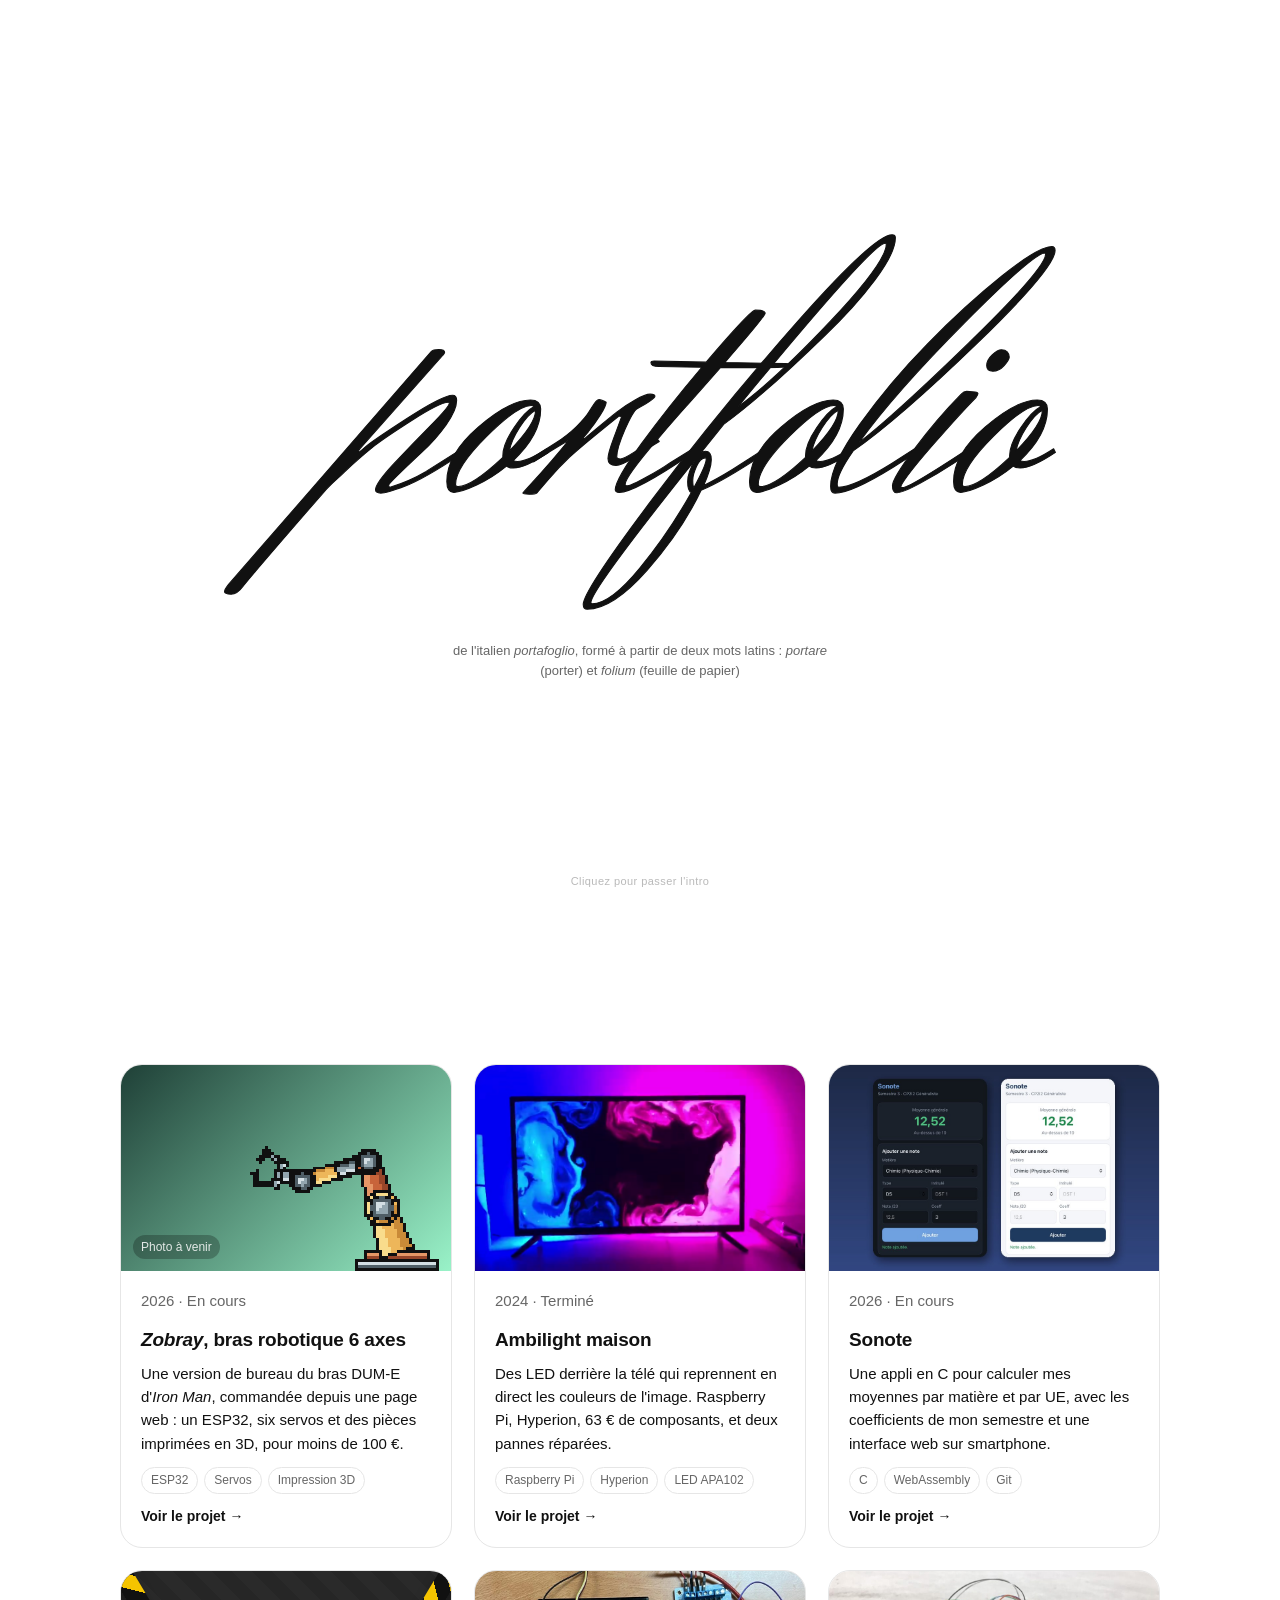
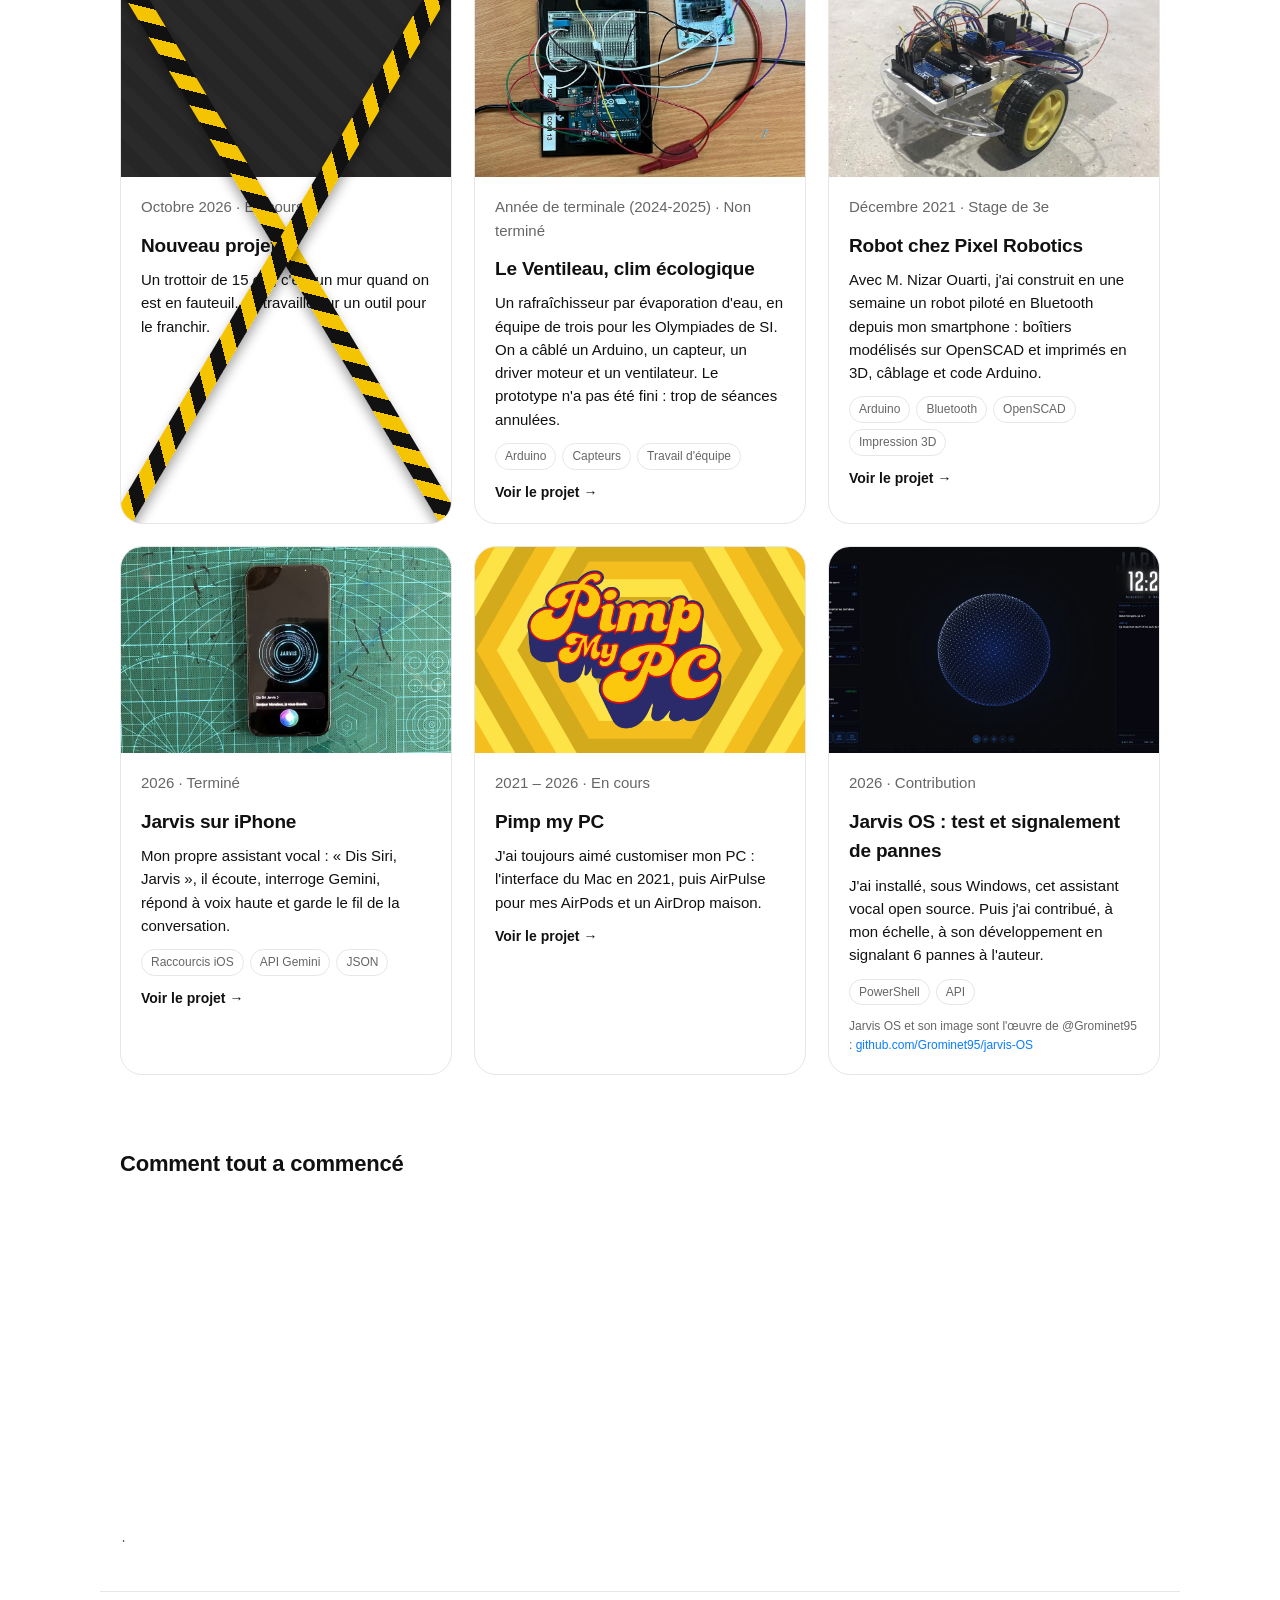
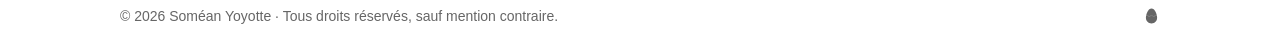
<file: index.html>
<!doctype html>
<html lang="fr" class="js">
<head>
<meta charset="utf-8">
<meta name="viewport" content="width=device-width, initial-scale=1">
<title>portfolio de soméan</title>
<meta name="description" content="Portfolio de Soméan Yoyotte, étudiant ingénieur à Sup Galilée : robotique, électronique et programmation.">
<link rel="preload" href="fonts/anton.woff2" as="font" type="font/woff2" crossorigin>
<link rel="preload" href="fonts/herr-von-muellerhoff.woff2" as="font" type="font/woff2" crossorigin>
<link rel="stylesheet" href="style.css?v=18">
<link rel="stylesheet" href="home.css?v=11">
<link rel="stylesheet" href="extras.css?v=6">
<script>(function(){var h=document.documentElement,v=0;try{v=localStorage.getItem('introVue')}catch(e){}if(!v&&!matchMedia('(prefers-reduced-motion: reduce)').matches)h.classList.add('intro-run');})()</script>
</head>
<body class="home">
<div id="intro" aria-hidden="true">
  <div class="intro-stage">
   <div class="iw-box">
    <svg class="iw-draw" viewBox="-342 -748 2364 1109">
        <path class="iw-letter" d="M-291 253 266 -387Q271 -393 287.0 -393.0Q303 -393 303 -385Q303 -382 298 -377L71 -121Q66 -115 66.0 -113.0Q66 -111 67.5 -111.0Q69 -111 87.0 -126.5Q105 -142 201.5 -204.5Q298 -267 325 -267Q336 -267 336 -253Q336 -226 307.0 -185.5Q278 -145 242 -112Q149 -25 149.0 -19.5Q149 -14 153 -14Q209 -32 251 -57L349 -119L350 -106Q245 -36 193.5 -17.0Q142 2 127.5 2.0Q113 2 113 -7Q113 -25 163.5 -79.0Q214 -133 265.0 -184.5Q316 -236 316 -246Q316 -248 313 -248Q291 -248 213.5 -198.5Q136 -149 110.5 -128.5Q85 -108 64.0 -89.5Q43 -71 29.5 -58.0Q16 -45 3.5 -33.5Q-9 -22 -17.0 -14.0Q-25 -6 -130.0 115.5Q-235 237 -251 258Q-267 280 -284 280Q-284 280 -284 280Q-302 279 -302.0 273.0Q-302 267 -291 253Z"/>
        <path class="iw-letter" d="M553 -225V-226Q533 -216 509.0 -178.5Q485 -141 481 -114Q553 -188 553 -225ZM340 -16Q378 -16 463 -96V-101Q463 -132 493.5 -177.5Q524 -223 549 -236Q546 -239 541 -239Q504 -239 418.5 -154.0Q333 -69 333 -22Q333 -16 340 -16ZM309 -30Q309 -105 395.5 -179.5Q482 -254 539 -254Q567 -254 567 -229Q567 -158 491 -87Q497 -85 503 -85Q531 -85 584 -120L589 -110Q525 -67 492 -67Q479 -67 473 -72Q434 -40 391.0 -20.0Q348 0 328.5 0.0Q309 0 309 -30Z"/>
        <path class="iw-letter" d="M885 -149 893 -140Q847 -112 818.0 -93.0Q789 -74 774 -74Q752 -74 752 -93Q752 -107 767.5 -148.5Q783 -190 789 -207L786 -210Q782 -210 777 -206Q676 -125 646.5 -97.0Q617 -69 589.5 -37.0Q562 -5 559.5 -2.0Q557 1 556 2Q553 5 535.5 5.0Q518 5 518 2Q520 -1 543 -26Q599 -87 644 -143L615 -126Q569 -98 548 -84L544 -95L607 -135Q641 -157 665.5 -181.0Q690 -205 699.0 -220.0Q708 -235 715.0 -245.0Q722 -255 728.0 -255.0Q734 -255 747 -248Q747 -238 731.0 -213.0Q715 -188 699 -168L683 -149Q683 -147 684 -147Q687 -147 691.0 -150.5Q695 -154 724.5 -178.5Q754 -203 776.0 -220.5Q798 -238 826.5 -254.0Q855 -270 868.0 -270.0Q881 -270 881 -264Q881 -256 832 -230Q821 -224 798.5 -172.5Q776 -121 776 -97Q776 -92 785.5 -92.0Q795 -92 823 -110Z"/>
        <path class="iw-letter" d="M983 -107Q826 0 783 0Q772 0 772 -7Q772 -35 844.0 -134.0Q916 -233 1010 -344Q914 -346 892.0 -346.0Q870 -346 870 -357Q870 -361 879 -361L1022 -358Q1144 -501 1157 -501Q1184 -501 1184.0 -492.5Q1184 -484 1073 -357L1241 -354Q1254 -354 1254.0 -350.5Q1254 -347 1250 -346Q1244 -343 1151 -343H1061Q996 -269 966.0 -235.5Q936 -202 888 -146Q799 -42 799 -22Q799 -18 806.5 -18.0Q814 -18 857.0 -41.5Q900 -65 922 -81L982 -118Z"/>
        <path class="iw-letter" d="M1022 -91Q1022 -95 1020 -95Q1006 -95 995.5 -72.0Q985 -49 985.0 -33.5Q985 -18 988 -13Q1022 -75 1022 -91ZM1517 -683Q1517 -685 1514 -685Q1479 -685 1109 -235Q1210 -308 1363.5 -470.5Q1517 -633 1517 -683ZM705 303Q705 306 709 306Q759 306 839.5 208.0Q920 110 981 0Q971 -4 971.0 -29.5Q971 -55 992 -90Q705 269 705 303ZM1533 -708Q1542 -708 1542 -700Q1542 -659 1486.0 -584.0Q1430 -509 1349 -432Q1174 -262 1070 -187L1006 -107Q1014 -113 1020 -113Q1036 -113 1036.0 -90.0Q1036 -67 1015 -19Q1052 -37 1094 -63L1181 -119L1182 -106Q1064 -28 1008 -6Q955 106 860.0 213.5Q765 321 695 321Q684 321 684 308Q684 271 873.0 20.0Q1062 -231 1273.0 -469.5Q1484 -708 1533 -708Z"/>
        <path class="iw-letter" d="M1385 -225V-226Q1365 -216 1341.0 -178.5Q1317 -141 1313 -114Q1385 -188 1385 -225ZM1172 -16Q1210 -16 1295 -96V-101Q1295 -132 1325.5 -177.5Q1356 -223 1381 -236Q1378 -239 1373 -239Q1336 -239 1250.5 -154.0Q1165 -69 1165 -22Q1165 -16 1172 -16ZM1141 -30Q1141 -105 1227.5 -179.5Q1314 -254 1371 -254Q1399 -254 1399 -229Q1399 -158 1323 -87Q1329 -85 1335 -85Q1363 -85 1416 -120L1421 -110Q1357 -67 1324 -67Q1311 -67 1305 -72Q1266 -40 1223.0 -20.0Q1180 0 1160.5 0.0Q1141 0 1141 -30Z"/>
        <path class="iw-letter" d="M1953 -658Q1923 -658 1732.0 -466.0Q1541 -274 1442 -137Q1534 -207 1744.5 -411.5Q1955 -616 1955 -655Q1955 -657 1953 -658ZM1972 -676Q1981 -676 1981 -665Q1981 -617 1766.5 -409.5Q1552 -202 1426 -114Q1382 -51 1382 -23Q1382 -14 1386 -14Q1427 -14 1533 -80L1593 -119L1594 -106Q1569 -90 1537 -70Q1421 2 1376 2Q1364 2 1364 -17Q1364 -75 1445.0 -188.5Q1526 -302 1630.5 -408.5Q1735 -515 1835.5 -595.5Q1936 -676 1972 -676Z"/>
        <path class="iw-letter" d="M1810.0 -333.0Q1793 -333 1793.0 -348.5Q1793 -364 1808.0 -378.0Q1823 -392 1833.5 -392.0Q1844 -392 1849.5 -386.0Q1855 -380 1855.0 -372.0Q1855 -364 1841.0 -348.5Q1827 -333 1810.0 -333.0ZM1557 -17Q1568 -42 1645.5 -131.0Q1723 -220 1763 -260Q1769 -268 1769.0 -271.5Q1769 -275 1761 -276L1738 -278Q1730 -278 1723 -270Q1655 -201 1594.5 -119.5Q1534 -38 1534.0 -18.5Q1534 1 1546 1Q1562 1 1611.0 -25.5Q1660 -52 1701 -79L1742 -106L1741 -119Q1580 -13 1562 -13Q1557 -13 1557 -17Z"/>
        <path class="iw-letter" d="M1946 -225V-226Q1926 -216 1902.0 -178.5Q1878 -141 1874 -114Q1946 -188 1946 -225ZM1733 -16Q1771 -16 1856 -96V-101Q1856 -132 1886.5 -177.5Q1917 -223 1942 -236Q1939 -239 1934 -239Q1897 -239 1811.5 -154.0Q1726 -69 1726 -22Q1726 -16 1733 -16ZM1702 -30Q1702 -105 1788.5 -179.5Q1875 -254 1932 -254Q1960 -254 1960 -229Q1960 -158 1884 -87Q1890 -85 1896 -85Q1924 -85 1977 -120L1982 -110Q1918 -67 1885 -67Q1872 -67 1866 -72Q1827 -40 1784.0 -20.0Q1741 0 1721.5 0.0Q1702 0 1702 -30Z"/>
    </svg>
    <svg class="iw-bh" viewBox="-155 -1705 4797 2347"><path d="M-38 569Q-70 534 -87 423Q-93 383 -94.0 327.5Q-95 272 -95 248Q-95 198 -92 160Q-74 -121 12 -381L31 -440L28 -546Q27 -604 27 -671V-740Q28 -846 32 -893Q34 -916 37.5 -923.0Q41 -930 46 -930Q49 -930 51 -929Q58 -927 59.0 -922.5Q60 -918 60 -916Q60 -910 56 -905Q55 -903 53.5 -899.0Q52 -895 51.5 -885.0Q51 -875 50.5 -855.5Q50 -836 49.5 -804.0Q49 -772 49 -725V-594Q49 -536 50 -522L52 -493L71 -537Q142 -701 204.5 -775.0Q267 -849 312 -849Q323 -849 333 -845Q368 -828 385 -763Q391 -739 393.5 -705.0Q396 -671 396 -648Q396 -633 395 -619Q394 -604 394 -595V-588Q394 -579 396 -579Q400 -579 429.5 -585.0Q459 -591 489.5 -598.0Q520 -605 533 -608Q569 -620 605.5 -640.5Q642 -661 653 -675Q657 -681 660.5 -682.0Q664 -683 665 -683Q670 -683 674 -679Q677 -676 677 -672Q677 -667 673 -662Q665 -653 638 -635Q601 -611 559.0 -596.0Q517 -581 456 -569Q433 -565 416.0 -561.0Q399 -557 395 -556Q391 -554 389.0 -549.5Q387 -545 386 -532Q378 -464 354.5 -393.5Q331 -323 304 -285Q273 -246 240 -246Q217 -246 193 -266Q153 -308 153 -367Q153 -394 161 -425Q194 -535 352 -569L370 -573L372 -592Q374 -612 374 -641V-661Q374 -704 371 -727Q356 -827 309 -827Q263 -824 198.0 -730.5Q133 -637 73 -487L52 -433L57 -275Q62 -114 62 105Q63 151 63 188Q63 224 62 250Q62 302 60.5 330.5Q59 359 57 380Q39 582 -14 582Q-22 582 -26.5 579.5Q-31 577 -38 569ZM259 -272Q283 -282 305 -328Q345 -400 366 -539Q367 -542 367 -544Q367 -547 366 -548Q365 -549 362 -549Q360 -549 355 -548Q346 -547 327 -541Q225 -512 192 -445Q172 -407 172 -371Q172 -364 173 -358Q176 -328 189.5 -303.5Q203 -279 223 -270Q230 -267 237 -267H240Q247 -267 259 -272ZM-6 557Q24 523 39 341Q42 287 42.5 148.5Q43 10 40.5 -133.0Q38 -276 33 -344L31 -372L23 -347Q-46 -129 -70 132Q-74 182 -74 250V278Q-73 363 -68 408Q-51 521 -23 555Q-17 562 -15.5 562.0Q-14 562 -13 562Q-10 562 -6 557ZM706 -237Q694 -242 680.0 -259.0Q666 -276 657 -299Q632 -363 632 -454Q632 -541 655 -653Q664 -696 664 -730Q664 -757 669.0 -773.5Q674 -790 688 -805Q692 -810 696.5 -817.5Q701 -825 703 -832Q714 -860 727 -860Q733 -860 740 -853Q743 -850 743.5 -847.0Q744 -844 742 -840Q740 -837 740 -836V-835Q742 -834 752 -834Q811 -834 850 -733Q858 -709 863.0 -677.5Q868 -646 868 -623V-600L880 -597Q888 -596 900 -596Q912 -596 928 -597Q960 -600 987 -606Q1017 -613 1052.5 -625.0Q1088 -637 1116.0 -650.0Q1144 -663 1152 -672Q1159 -679 1164 -679H1166Q1171 -677 1172.5 -673.0Q1174 -669 1174 -666Q1174 -663 1173 -660Q1169 -653 1141.5 -639.5Q1114 -626 1076.0 -611.5Q1038 -597 1005 -589Q984 -583 966.0 -580.5Q948 -578 918 -577L869 -576L867 -541Q865 -510 859.0 -471.0Q853 -432 845 -404Q822 -318 787.5 -276.5Q753 -235 720 -235Q713 -235 706 -237ZM731 -834V-836L730 -837Q729 -837 728.0 -836.0Q727 -835 726 -834V-833Q726 -831 728 -831Q729 -831 730.0 -832.0Q731 -833 731 -834ZM849 -615Q849 -620 848.0 -631.5Q847 -643 845 -655Q828 -778 769 -808Q757 -814 749 -814Q740 -814 728 -809Q723 -807 719.5 -804.5Q716 -802 713.0 -795.0Q710 -788 706.0 -773.5Q702 -759 695 -734L688 -707L695 -693Q722 -643 808 -613Q827 -606 834.0 -604.5Q841 -603 843 -603Q846 -603 847 -604Q849 -607 849 -615ZM747 -266Q828 -334 847 -549L850 -579L835 -583Q749 -604 703 -650L680 -673L673 -636Q664 -589 660.0 -553.5Q656 -518 654 -478V-452Q654 -351 682 -293Q700 -257 723 -257Q734 -257 747 -266ZM1366 -206Q1349 -225 1339 -276Q1333 -305 1331.5 -348.0Q1330 -391 1330 -443V-500Q1330 -547 1330.0 -574.0Q1330 -601 1329.5 -614.0Q1329 -627 1327.5 -633.0Q1326 -639 1324 -643Q1310 -668 1282 -668Q1276 -668 1262.0 -666.0Q1248 -664 1233 -661Q1213 -657 1203.0 -656.5Q1193 -656 1186 -656H1172L1148 -658L1138 -680Q1134 -690 1132.0 -697.0Q1130 -704 1129.5 -711.5Q1129 -719 1129 -725V-741Q1129 -784 1140.5 -834.5Q1152 -885 1169 -917Q1188 -951 1208 -951H1211Q1231 -948 1231 -907Q1231 -881 1217.5 -819.0Q1204 -757 1188 -709Q1181 -691 1180.5 -686.5Q1180 -682 1180 -680Q1180 -677 1181 -676H1192Q1201 -677 1212 -679Q1224 -682 1240.5 -683.5Q1257 -685 1270 -686Q1280 -687 1287 -687Q1295 -687 1299 -686Q1307 -685 1315 -681Q1327 -675 1334.5 -665.5Q1342 -656 1347 -641Q1350 -632 1351.5 -614.0Q1353 -596 1353 -554Q1353 -512 1352 -431V-399Q1352 -355 1354 -327Q1356 -291 1364 -262Q1374 -215 1394 -215Q1401 -215 1410 -222Q1444 -239 1552 -429Q1594 -503 1624.0 -552.0Q1654 -601 1682 -641Q1702 -669 1708.5 -674.0Q1715 -679 1718 -679Q1722 -679 1725 -674Q1726 -673 1726 -672Q1726 -669 1723 -664Q1720 -657 1708 -641Q1651 -561 1560 -402Q1493 -283 1457.0 -239.0Q1421 -195 1392 -195Q1382 -195 1377.5 -197.0Q1373 -199 1366 -206ZM1177 -744Q1193 -797 1201.5 -842.5Q1210 -888 1210 -909Q1210 -915 1209 -920Q1208 -929 1207.5 -929.5Q1207 -930 1206 -930Q1204 -930 1201 -926Q1177 -902 1158 -815Q1147 -765 1147 -734Q1147 -716 1151 -705L1157 -686L1162 -697Q1164 -702 1168.5 -715.5Q1173 -729 1177 -744ZM1788 -5Q1770 -42 1748.0 -200.5Q1726 -359 1716 -526Q1715 -553 1714.0 -601.5Q1713 -650 1713 -695Q1713 -742 1712.5 -765.5Q1712 -789 1711.0 -798.5Q1710 -808 1708 -809Q1703 -813 1703 -822Q1703 -832 1709 -849Q1715 -868 1717 -910Q1721 -969 1730.5 -1052.5Q1740 -1136 1751 -1202L1753 -1214L1698 -1205Q1623 -1192 1540.5 -1175.5Q1458 -1159 1397.5 -1145.0Q1337 -1131 1330 -1127Q1328 -1126 1321.5 -1125.5Q1315 -1125 1307 -1125Q1294 -1125 1290.5 -1126.5Q1287 -1128 1286 -1131V-1133Q1286 -1138 1291 -1142Q1296 -1146 1304 -1146Q1308 -1146 1330.0 -1151.0Q1352 -1156 1381 -1162Q1506 -1192 1662 -1219L1756 -1236L1767 -1285Q1811 -1479 1878 -1584Q1893 -1606 1912.0 -1623.5Q1931 -1641 1943 -1644Q1947 -1645 1950 -1645Q1982 -1645 1988 -1597Q1990 -1585 1990 -1570Q1990 -1521 1970 -1445Q1961 -1409 1945.0 -1359.0Q1929 -1309 1916 -1274L1909 -1257L1919 -1259Q1992 -1270 2112.5 -1280.0Q2233 -1290 2336 -1292Q2371 -1293 2391.5 -1293.0Q2412 -1293 2422.0 -1292.5Q2432 -1292 2436.0 -1291.0Q2440 -1290 2443 -1288Q2449 -1282 2449 -1277Q2449 -1270 2438 -1264Q2430 -1261 2425 -1261Q2417 -1261 2415 -1267Q2415 -1270 2414.0 -1271.0Q2413 -1272 2409.0 -1272.5Q2405 -1273 2397.5 -1273.5Q2390 -1274 2376.0 -1273.5Q2362 -1273 2341 -1272Q2226 -1269 2109 -1259Q2074 -1255 2028.5 -1250.5Q1983 -1246 1946.5 -1241.5Q1910 -1237 1905 -1236Q1903 -1235 1894.5 -1217.0Q1886 -1199 1875 -1171Q1863 -1144 1840.0 -1092.0Q1817 -1040 1793 -988Q1784 -969 1777 -954Q1756 -910 1747.0 -886.5Q1738 -863 1736.0 -839.0Q1734 -815 1734 -770Q1733 -755 1733 -735V-700Q1733 -647 1735 -583Q1738 -499 1744 -429Q1757 -284 1774.5 -166.5Q1792 -49 1806 -16Q1808 -11 1809.0 -8.0Q1810 -5 1810 -3Q1810 -1 1809 0Q1807 5 1802 5H1800Q1793 3 1788 -5ZM1835 -1247Q1853 -1250 1866.5 -1252.0Q1880 -1254 1881 -1254Q1883 -1254 1885.0 -1256.5Q1887 -1259 1890.5 -1267.0Q1894 -1275 1899.5 -1291.0Q1905 -1307 1914 -1333Q1968 -1486 1968 -1564V-1574Q1968 -1619 1955 -1624H1952Q1942 -1624 1926 -1609Q1907 -1591 1888 -1560Q1828 -1460 1785 -1269L1779 -1241H1786Q1789 -1241 1803.0 -1243.0Q1817 -1245 1835 -1247ZM1776 -1001Q1804 -1060 1819.0 -1093.5Q1834 -1127 1855 -1178Q1864 -1200 1869.0 -1213.5Q1874 -1227 1874 -1229V-1230H1872Q1868 -1230 1859 -1229Q1844 -1227 1825.0 -1224.5Q1806 -1222 1791.5 -1219.5Q1777 -1217 1775 -1216Q1775 -1215 1772.5 -1201.5Q1770 -1188 1766 -1167Q1762 -1141 1757.0 -1100.5Q1752 -1060 1747.5 -1019.0Q1743 -978 1741.5 -955.5Q1740 -933 1740 -927V-925Q1741 -926 1751.5 -947.5Q1762 -969 1776 -1001ZM2130 337Q2082 325 2047 229Q1984 61 1983 -254Q1983 -327 1984.5 -372.0Q1986 -417 1992 -492L1994 -520L1974 -527Q1926 -547 1907 -580Q1899 -595 1899 -609Q1899 -622 1906 -635Q1917 -656 1935.5 -661.0Q1954 -666 1964 -666Q1979 -666 1995 -660Q2000 -658 2003.0 -657.5Q2006 -657 2007 -657H2009Q2010 -658 2012.5 -672.5Q2015 -687 2018 -708Q2035 -821 2075 -998Q2085 -1043 2091.0 -1069.0Q2097 -1095 2101.5 -1106.0Q2106 -1117 2109 -1118H2111Q2115 -1118 2119 -1113Q2123 -1108 2123.5 -1101.5Q2124 -1095 2119 -1089Q2115 -1081 2100.0 -1015.0Q2085 -949 2068.0 -864.0Q2051 -779 2041 -716L2029 -641L2036 -636Q2050 -626 2076.5 -599.5Q2103 -573 2120 -552Q2132 -536 2137.5 -531.0Q2143 -526 2147 -526H2148Q2151 -527 2158.0 -528.0Q2165 -529 2173 -529Q2247 -539 2326.5 -570.0Q2406 -601 2460 -643Q2470 -651 2473.5 -656.0Q2477 -661 2477 -666Q2477 -672 2479.5 -674.5Q2482 -677 2488 -679Q2492 -680 2495 -680Q2509 -680 2509 -666Q2509 -655 2471.5 -626.0Q2434 -597 2391 -575Q2298 -527 2164 -507L2153 -505L2162 -491Q2176 -467 2196.5 -423.0Q2217 -379 2226 -352Q2278 -194 2278 -18Q2274 223 2189 316Q2165 338 2142 338Q2136 338 2130 337ZM2002 -585Q2004 -603 2005.0 -613.0Q2006 -623 2006 -626Q2006 -630 2005 -631Q2004 -634 1996.0 -637.0Q1988 -640 1978.0 -642.5Q1968 -645 1961 -645Q1942 -645 1930.5 -633.5Q1919 -622 1919 -609Q1919 -606 1920 -603Q1924 -587 1940.5 -571.5Q1957 -556 1980 -547Q1986 -545 1990.5 -543.5Q1995 -542 1996 -542Q1996 -543 1998.0 -555.0Q2000 -567 2002 -585ZM2099 -544Q2093 -552 2081.5 -564.5Q2070 -577 2058.0 -588.5Q2046 -600 2038.0 -607.5Q2030 -615 2028 -615Q2027 -614 2025.0 -602.5Q2023 -591 2022 -574L2017 -535L2034 -531Q2051 -528 2062.5 -526.5Q2074 -525 2092 -525H2114ZM2159 312Q2168 308 2179.0 296.0Q2190 284 2198 271Q2214 245 2227.5 199.5Q2241 154 2250 101Q2256 58 2256 -20Q2256 -97 2250 -148Q2224 -346 2146 -476L2129 -505H2097Q2083 -505 2067.5 -506.0Q2052 -507 2042 -509Q2032 -510 2027.0 -510.5Q2022 -511 2020 -511Q2018 -511 2017 -510Q2012 -501 2008.5 -429.5Q2005 -358 2004.5 -304.0Q2004 -250 2004 -231Q2004 -171 2006 -130Q2026 170 2097 283Q2120 317 2142 317Q2151 317 2159 312ZM2538 -237Q2526 -242 2512.0 -259.0Q2498 -276 2489 -299Q2464 -363 2464 -454Q2464 -541 2487 -653Q2496 -696 2496 -730Q2496 -757 2501.0 -773.5Q2506 -790 2520 -805Q2524 -810 2528.5 -817.5Q2533 -825 2535 -832Q2546 -860 2559 -860Q2565 -860 2572 -853Q2575 -850 2575.5 -847.0Q2576 -844 2574 -840Q2572 -837 2572 -836V-835Q2574 -834 2584 -834Q2643 -834 2682 -733Q2690 -709 2695.0 -677.5Q2700 -646 2700 -623V-600L2712 -597Q2720 -596 2732 -596Q2744 -596 2760 -597Q2792 -600 2819 -606Q2849 -613 2884.5 -625.0Q2920 -637 2948.0 -650.0Q2976 -663 2984 -672Q2991 -679 2996 -679H2998Q3003 -677 3004.5 -673.0Q3006 -669 3006 -666Q3006 -663 3005 -660Q3001 -653 2973.5 -639.5Q2946 -626 2908.0 -611.5Q2870 -597 2837 -589Q2816 -583 2798.0 -580.5Q2780 -578 2750 -577L2701 -576L2699 -541Q2697 -510 2691.0 -471.0Q2685 -432 2677 -404Q2654 -318 2619.5 -276.5Q2585 -235 2552 -235Q2545 -235 2538 -237ZM2563 -834V-836L2562 -837Q2561 -837 2560.0 -836.0Q2559 -835 2558 -834V-833Q2558 -831 2560 -831Q2561 -831 2562.0 -832.0Q2563 -833 2563 -834ZM2681 -615Q2681 -620 2680.0 -631.5Q2679 -643 2677 -655Q2660 -778 2601 -808Q2589 -814 2581 -814Q2572 -814 2560 -809Q2555 -807 2551.5 -804.5Q2548 -802 2545.0 -795.0Q2542 -788 2538.0 -773.5Q2534 -759 2527 -734L2520 -707L2527 -693Q2554 -643 2640 -613Q2659 -606 2666.0 -604.5Q2673 -603 2675 -603Q2678 -603 2679 -604Q2681 -607 2681 -615ZM2579 -266Q2660 -334 2679 -549L2682 -579L2667 -583Q2581 -604 2535 -650L2512 -673L2505 -636Q2496 -589 2492.0 -553.5Q2488 -518 2486 -478V-452Q2486 -351 2514 -293Q2532 -257 2555 -257Q2566 -257 2579 -266ZM3111 -104Q3052 -129 3017 -291Q3003 -358 2997.5 -439.0Q2992 -520 2992 -582V-622Q2993 -643 2993.5 -655.0Q2994 -667 2993.5 -672.5Q2993 -678 2991.5 -680.5Q2990 -683 2988 -684Q2981 -688 2981 -696Q2981 -704 2989 -715Q2992 -720 2994.0 -727.0Q2996 -734 2998.0 -747.5Q3000 -761 3002 -786Q3034 -1118 3118 -1378Q3163 -1513 3195.5 -1552.5Q3228 -1592 3246 -1592Q3262 -1592 3274 -1569Q3278 -1562 3279.5 -1555.5Q3281 -1549 3282.0 -1538.0Q3283 -1527 3284 -1507V-1494Q3284 -1455 3279 -1422Q3258 -1272 3192.0 -1090.0Q3126 -908 3042 -764L3015 -718V-586Q3015 -454 3019 -415Q3036 -266 3067.0 -193.5Q3098 -121 3134 -121Q3139 -121 3143 -122Q3188 -135 3259 -239Q3269 -253 3292.0 -287.5Q3315 -322 3340 -361Q3461 -543 3565 -652Q3586 -675 3592.5 -679.0Q3599 -683 3603 -683Q3607 -683 3610 -679Q3612 -677 3613.0 -675.5Q3614 -674 3614 -673L3613 -670Q3612 -667 3609 -662Q3606 -657 3602.5 -654.0Q3599 -651 3597 -651Q3594 -651 3576.0 -632.0Q3558 -613 3533.0 -585.0Q3508 -557 3483 -526Q3422 -449 3330 -307Q3267 -210 3231.0 -166.5Q3195 -123 3166 -110Q3151 -102 3143.0 -101.0Q3135 -100 3131 -100Q3122 -100 3111 -104ZM3069 -856Q3140 -997 3191 -1151Q3236 -1286 3250.0 -1371.5Q3264 -1457 3264 -1499Q3264 -1534 3257 -1556Q3253 -1570 3245 -1570Q3238 -1570 3226 -1557Q3128 -1433 3056 -1033Q3045 -967 3036.0 -903.0Q3027 -839 3025 -803L3023 -773L3031 -786Q3035 -792 3045.5 -812.0Q3056 -832 3069 -856ZM3632 -984Q3628 -987 3625.5 -993.0Q3623 -999 3622.0 -1003.5Q3621 -1008 3621 -1010V-1014Q3625 -1022 3631 -1022Q3633 -1022 3635 -1021Q3644 -1017 3647 -1004Q3648 -1000 3648 -996Q3648 -989 3645 -984Q3643 -981 3639 -981Q3636 -981 3632 -984ZM3656 -266Q3610 -287 3589 -369Q3586 -381 3584.5 -393.0Q3583 -405 3582.5 -424.0Q3582 -443 3582 -480Q3582 -541 3584.5 -572.0Q3587 -603 3597 -665Q3600 -684 3601.0 -691.0Q3602 -698 3602 -701Q3602 -704 3601 -706Q3601 -709 3598 -712Q3596 -714 3595.0 -715.5Q3594 -717 3594 -718V-719Q3594 -720 3596.0 -725.5Q3598 -731 3601 -739Q3603 -743 3605 -748Q3611 -768 3615.0 -772.5Q3619 -777 3623 -777Q3625 -777 3627 -776Q3631 -775 3631.5 -770.5Q3632 -766 3632 -764Q3632 -757 3630 -743Q3628 -726 3622 -693Q3600 -564 3600 -475Q3600 -380 3625 -329Q3648 -280 3687 -280Q3729 -280 3791 -339Q3814 -360 3836.0 -385.0Q3858 -410 3899.5 -463.0Q3941 -516 4022 -621Q4045 -652 4057.5 -666.0Q4070 -680 4073.5 -681.5Q4077 -683 4079 -683Q4082 -683 4085 -679Q4086 -678 4086.5 -677.5Q4087 -677 4087 -676L4086 -675Q4085 -673 4083.0 -669.5Q4081 -666 4077.0 -660.5Q4073 -655 4066.5 -646.0Q4060 -637 4050.5 -624.5Q4041 -612 4028.0 -595.0Q4015 -578 3998.0 -556.0Q3981 -534 3960 -506Q3955 -500 3951 -494Q3860 -376 3815 -332Q3741 -260 3686 -260Q3670 -260 3656 -266ZM4114 -237Q4102 -242 4088.0 -259.0Q4074 -276 4065 -299Q4040 -363 4040 -454Q4040 -541 4063 -653Q4072 -696 4072 -730Q4072 -757 4077.0 -773.5Q4082 -790 4096 -805Q4100 -810 4104.5 -817.5Q4109 -825 4111 -832Q4122 -860 4135 -860Q4141 -860 4148 -853Q4151 -850 4151.5 -847.0Q4152 -844 4150 -840Q4148 -837 4148 -836V-835Q4150 -834 4160 -834Q4219 -834 4258 -733Q4266 -709 4271.0 -677.5Q4276 -646 4276 -623V-600L4288 -597Q4296 -596 4308 -596Q4320 -596 4336 -597Q4368 -600 4395 -606Q4425 -613 4460.5 -625.0Q4496 -637 4524.0 -650.0Q4552 -663 4560 -672Q4567 -679 4572 -679H4574Q4579 -677 4580.5 -673.0Q4582 -669 4582 -666Q4582 -663 4581 -660Q4577 -653 4549.5 -639.5Q4522 -626 4484.0 -611.5Q4446 -597 4413 -589Q4392 -583 4374.0 -580.5Q4356 -578 4326 -577L4277 -576L4275 -541Q4273 -510 4267.0 -471.0Q4261 -432 4253 -404Q4230 -318 4195.5 -276.5Q4161 -235 4128 -235Q4121 -235 4114 -237ZM4139 -834V-836L4138 -837Q4137 -837 4136.0 -836.0Q4135 -835 4134 -834V-833Q4134 -831 4136 -831Q4137 -831 4138.0 -832.0Q4139 -833 4139 -834ZM4257 -615Q4257 -620 4256.0 -631.5Q4255 -643 4253 -655Q4236 -778 4177 -808Q4165 -814 4157 -814Q4148 -814 4136 -809Q4131 -807 4127.5 -804.5Q4124 -802 4121.0 -795.0Q4118 -788 4114.0 -773.5Q4110 -759 4103 -734L4096 -707L4103 -693Q4130 -643 4216 -613Q4235 -606 4242.0 -604.5Q4249 -603 4251 -603Q4254 -603 4255 -604Q4257 -607 4257 -615ZM4155 -266Q4236 -334 4255 -549L4258 -579L4243 -583Q4157 -604 4111 -650L4088 -673L4081 -636Q4072 -589 4068.0 -553.5Q4064 -518 4062 -478V-452Q4062 -351 4090 -293Q4108 -257 4131 -257Q4142 -257 4155 -266Z"/></svg>
    <div class="iw-font">portfolio</div>
   </div>
    <p class="intro-etym">de l'italien <i>portafoglio</i>, formé à partir de deux mots latins : <i>portare</i> (porter) et <i>folium</i> (feuille de papier)</p>
  </div>
  <canvas class="glitch" width="320" height="180"></canvas>
  <p class="intro-skip">Cliquez pour passer l'intro</p>
</div>

<div class="bar" aria-hidden="true"></div>
<a class="logo" href="index.html" title="Revoir l'intro">portfolio</a>
<h1 class="title" tabindex="0" aria-label="Soméan Yoyotte"><span class="w w1"><span class="l">S</span><span class="l">O</span><span class="l">M</span><span class="l">É</span><span class="l">A</span><span class="l">N</span></span><span class="w w2"><span class="l">Y</span><span class="l">O</span><span class="l">Y</span><span class="l">O</span><span class="l">T</span><span class="l">T</span><span class="l">E</span></span></h1>
<nav class="social" aria-label="Me contacter">
  <a href="docs/CV-Somean-Yoyotte.pdf" aria-label="Mon CV (PDF)" data-tip="Mon CV" target="_blank" rel="noopener"><svg viewBox="0 0 24 24" aria-hidden="true"><path fill="currentColor" d="M6.2 1h8.6L20 6.2v15.3a1.5 1.5 0 0 1-1.5 1.5H6.2a1.5 1.5 0 0 1-1.5-1.5v-19A1.5 1.5 0 0 1 6.2 1z"/><path d="M14.6 1.2v4.3a.8.8 0 0 0 .8.8h4.4M8 11h8.6M8 14.6h8.6M8 18.2h5.6" fill="none" stroke="var(--bg)" stroke-width="1.4" stroke-linecap="round"/></svg></a>
  <a href="https://www.linkedin.com/in/somean-yoyotte/" aria-label="LinkedIn" target="_blank" rel="noopener"><svg viewBox="0 0 24 24" aria-hidden="true"><circle cx="12" cy="12" r="12" fill="currentColor"/><path fill="var(--bg)" d="M7.1 9.6h2.3v7.6H7.1zM8.25 5.9a1.33 1.33 0 1 1 0 2.66 1.33 1.33 0 0 1 0-2.66zM10.9 9.6h2.2v1.05h.03c.31-.58 1.06-1.2 2.18-1.2 2.33 0 2.76 1.53 2.76 3.53v4.22h-2.3v-3.74c0-.9-.02-2.04-1.24-2.04-1.24 0-1.43.97-1.43 1.98v3.8h-2.3z"/></svg></a>
  <a href="mailto:someanyoyotte@gmail.com" aria-label="E-mail"><svg viewBox="0 0 24 24" aria-hidden="true"><rect x="1.5" y="5" width="21" height="14" rx="2.2" fill="currentColor"/><path d="M2.6 6.2 10.7 13a2 2 0 0 0 2.6 0l8.1-6.8M2.6 17.8l6.6-5.6M21.4 17.8l-6.6-5.6" fill="none" stroke="var(--bg)" stroke-width="1.3" stroke-linecap="round"/></svg></a>
  <a href="https://github.com/farkuup" aria-label="GitHub" target="_blank" rel="noopener"><svg viewBox="0 0 24 24" aria-hidden="true"><path fill="currentColor" d="M12 .297c-6.63 0-12 5.373-12 12 0 5.303 3.438 9.8 8.205 11.385.6.113.82-.258.82-.577 0-.285-.01-1.04-.015-2.04-3.338.724-4.042-1.61-4.042-1.61C4.422 18.07 3.633 17.7 3.633 17.7c-1.087-.744.084-.729.084-.729 1.205.084 1.838 1.236 1.838 1.236 1.07 1.835 2.809 1.305 3.495.998.108-.776.417-1.305.76-1.605-2.665-.3-5.466-1.332-5.466-5.93 0-1.31.465-2.38 1.235-3.22-.135-.303-.54-1.523.105-3.176 0 0 1.005-.322 3.3 1.23.96-.267 1.98-.399 3-.405 1.02.006 2.04.138 3 .405 2.28-1.552 3.285-1.23 3.285-1.23.645 1.653.24 2.873.12 3.176.765.84 1.23 1.91 1.23 3.22 0 4.61-2.805 5.625-5.475 5.92.42.36.81 1.096.81 2.22 0 1.606-.015 2.896-.015 3.286 0 .315.21.69.825.57C20.565 22.092 24 17.592 24 12.297c0-6.627-5.373-12-12-12"/></svg></a>
</nav>
<p class="pres"><span class="pw">Je</span> <span class="pw">construis</span> <span class="pw">des</span> <span class="pw">machines</span> <span class="pw">depuis</span> <span class="pw">2013.</span> <span class="pw">D'abord</span> <span class="pw">dans</span> <span class="pw">un</span> <span class="pw">jeu</span> <span class="pw">vidéo,</span> <span class="pw">puis</span> <span class="pw">avec</span> <span class="pw">de</span> <span class="pw">vrais</span> <span class="pw">moteurs,</span> <span class="pw">des</span> <span class="pw">LED</span> <span class="pw">et</span> <span class="pw">du</span> <span class="pw">code.</span> <span class="pw">Je</span> <span class="pw">cherche</span> <span class="pw">une</span> <span class="pw">alternance</span> <span class="pw u">à&nbsp;</span><span class="pw u">partir&nbsp;</span><span class="pw u">de&nbsp;</span><span class="pw u">septembre&nbsp;</span><span class="pw u">2027</span> <span class="pw">pour</span> <span class="pw">continuer</span> <span class="pw">sur</span> <span class="pw">le</span> <span class="pw">terrain.</span><br><a class="cta" href="mailto:someanyoyotte@gmail.com">Me contacter</a></p>
<div class="proj-title" aria-hidden="true">Projets</div>
<svg class="scroll-hint" viewBox="0 0 100 120" aria-hidden="true">
      <path class="sh-letter" d="M21.8 6.0 L20.0 6.9 L19.1 8.7 L18.2 12.4 L17.3 17.8 L16.4 20.5 L15.5 22.4 L13.6 24.2 L11.8 25.1 L10.0 25.1 L9.1 24.2 L9.1 22.4 L10.0 21.5 L11.8 21.5 L13.6 22.4 L15.5 24.2 L18.2 25.1 L20.9 25.1 L23.6 24.2 L25.5 22.4 L27.3 18.7 L28.2 14.2 L28.2 10.5 L27.3 7.8 L26.4 6.9 L24.5 6.0 L21.8 6.0 L20.0 7.8 L20.0 9.6 L20.9 12.4 L22.7 15.1 L24.5 16.9 L27.3 18.7 L29.1 19.6"/>
      <path class="sh-letter" d="M31.8 23.3 L33.6 22.4 L34.5 21.5 L35.5 19.6 L35.5 17.8 L34.5 16.9 L33.6 16.9 L31.8 17.8 L30.9 19.6 L30.9 22.4 L31.8 24.2 L33.6 25.1 L35.5 25.1 L37.3 24.2 L38.2 23.3 L40.0 20.5"/>
      <path class="sh-letter" d="M35.5 14.0 L39.5 9.5"/>
      <path class="sh-letter" d="M40.0 20.5 L43.6 16.0 L45.5 13.3 L46.4 11.5 L47.3 8.7 L47.3 6.9 L46.4 6.0 L44.5 6.9 L43.6 8.7 L41.8 16.0 L39.1 24.2 L36.4 30.5 L35.5 33.3 L35.5 35.1 L36.4 36.0 L38.2 35.1 L39.1 32.4 L40.0 24.2 L40.9 25.1 L42.7 25.1 L44.5 24.2 L45.5 23.3 L47.3 20.5"/>
      <path class="sh-letter" d="M50.0 12.4 L50.0 13.3 L50.9 13.3 L50.9 12.4 L50.0 12.4"/>
      <path class="sh-letter" d="M47.3 20.5 L49.1 16.9 L47.3 22.4 L47.3 24.2 L48.2 25.1 L49.1 25.1 L50.9 24.2 L51.8 23.3 L53.6 20.5"/>
      <path class="sh-letter" d="M53.6 20.5 L55.5 17.8 L58.2 13.3 L59.1 11.5 L60.0 8.7 L60.0 6.9 L59.1 6.0 L57.3 6.9 L56.4 8.7 L55.5 12.4 L54.5 18.7 L54.5 24.2 L55.5 25.1 L56.4 25.1 L58.2 24.2 L59.1 23.3 L60.9 20.5"/>
      <path class="sh-letter" d="M61.8 23.3 L63.6 22.4 L64.5 21.5 L65.5 19.6 L65.5 17.8 L64.5 16.9 L63.6 16.9 L61.8 17.8 L60.9 19.6 L60.9 22.4 L61.8 24.2 L63.6 25.1 L65.5 25.1 L67.3 24.2 L68.2 23.3 L70.0 20.5"/>
      <path class="sh-letter" d="M70.0 20.5 L71.8 17.8 L73.6 16.9 L75.5 16.9 L77.3 18.7 L77.3 20.5 L76.4 22.4 L74.5 24.2 L71.8 25.1 L73.6 26.0 L74.5 27.8 L74.5 30.5 L73.6 33.3 L72.7 35.1 L70.9 36.0 L70.0 35.1 L70.0 33.3 L70.9 30.5 L73.6 27.8 L76.4 26.0 L80.0 23.3 L82.7 20.5"/>
      <path class="sh-stroke" d="M58 44 C 70 58, 72 80, 60 104"/>
      <path class="sh-stroke" d="M50 94 L 60 105 L 69 93"/>
</svg>

<main class="wrap">
  <div class="hero-space"></div>
  <section id="projets">
    <h2 class="proj-anchor">Projets</h2>
    <div class="grid">
      <a class="card" href="zobray.html">
        <div class="thumb t1 arm-thumb"><span>Photo à venir</span><canvas class="arm" aria-hidden="true"></canvas></div>
        <div class="body">
          <p class="meta">2026 · En cours</p>
          <h3><i>Zobray</i>, bras robotique 6 axes</h3>
          <p>Une version de bureau du bras DUM-E d'<i>Iron Man</i>, commandée depuis une page web : un ESP32, six servos et des pièces imprimées en 3D, pour moins de 100 €.</p>
          <ul class="tags"><li>ESP32</li><li>Servos</li><li>Impression 3D</li></ul>
          <p class="more">Voir le projet →</p>
        </div>
      </a>

      <a class="card" href="ambilight.html">
        <div class="thumb photo has-vid"><video class="hover-vid" muted loop playsinline preload="none" data-src="videos/ambilight-survol.mp4" data-webm="videos/ambilight-survol.webm" aria-hidden="true"></video><img src="images/ambi-video-cover.jpg" alt="Télé allumée dans le noir : les LED derrière l'écran reprennent le bleu à gauche et le rose à droite de l'image" loading="lazy"></div>
        <div class="body">
          <p class="meta">2024 · Terminé</p>
          <h3>Ambilight maison</h3>
          <p>Des LED derrière la télé qui reprennent en direct les couleurs de l'image. Raspberry Pi, Hyperion, 63 € de composants, et deux pannes réparées.</p>
          <ul class="tags"><li>Raspberry Pi</li><li>Hyperion</li><li>LED APA102</li></ul>
          <p class="more">Voir le projet →</p>
        </div>
      </a>

      <a class="card" href="sonote.html">
        <div class="thumb photo"><img src="images/sonote-carte.jpg?v=2" alt="L'application Sonote sur iPhone, en thème sombre et en thème clair : moyenne générale 12,52 et formulaire pour ajouter une note" loading="lazy"></div>
        <div class="body">
          <p class="meta">2026 · En cours</p>
          <h3>Sonote</h3>
          <p>Une appli en C pour calculer mes moyennes par matière et par UE, avec les coefficients de mon semestre et une interface web sur smartphone.</p>
          <ul class="tags"><li>C</li><li>WebAssembly</li><li>Git</li></ul>
          <p class="more">Voir le projet →</p>
        </div>
      </a>

      <article class="card card-vide">
        <div class="thumb chantier"></div>
        <div class="body">
          <p class="meta">Octobre 2026 · En cours</p>
          <h3>Nouveau projet</h3>
          <p>Un trottoir de 15 cm, c'est un mur quand on est en fauteuil. Je travaille sur un outil pour le franchir.</p>
        </div>
        <div class="rubans" aria-hidden="true"><div class="ruban r1"></div><div class="ruban r2"></div></div>
      </article>

      <a class="card" href="clim.html">
        <div class="thumb photo"><img src="images/clim.jpg" alt="Montage du prototype : carte Arduino Uno, plaque d'essai avec capteur, driver moteur et potentiomètre" loading="lazy" style="object-position:50% 55%"></div>
        <div class="body">
          <p class="meta">Année de terminale (2024-2025) · Non terminé</p>
          <h3>Le Ventileau, clim écologique</h3>
          <p>Un rafraîchisseur par évaporation d'eau, en équipe de trois pour les Olympiades de SI. On a câblé un Arduino, un capteur, un driver moteur et un ventilateur. Le prototype n'a pas été fini : trop de séances annulées.</p>
          <ul class="tags"><li>Arduino</li><li>Capteurs</li><li>Travail d'équipe</li></ul>
          <p class="more">Voir le projet →</p>
        </div>
      </a>

      <a class="card" href="pixel.html">
        <div class="thumb photo"><img src="images/pixel-robot.jpg" alt="Robot à deux roues avec une carte Arduino Uno, un driver moteur et des piles, sur un châssis transparent" loading="lazy"></div>
        <div class="body">
          <p class="meta">Décembre 2021 · Stage de 3e</p>
          <h3>Robot chez Pixel Robotics</h3>
          <p>Avec M. Nizar Ouarti, j'ai construit en une semaine un robot piloté en Bluetooth depuis mon smartphone : boîtiers modélisés sur OpenSCAD et imprimés en 3D, câblage et code Arduino.</p>
          <ul class="tags"><li>Arduino</li><li>Bluetooth</li><li>OpenSCAD</li><li>Impression 3D</li></ul>
          <p class="more">Voir le projet →</p>
        </div>
      </a>

      <a class="card" href="jarvis-iphone.html">
        <div class="thumb photo"><img src="images/jarvis-iphone-carte.jpg" alt="Mon iPhone posé sur un tapis de découpe : écran J.A.R.V.I.S. et réponse de Siri « Bonjour Monsieur, je vous écoute »" loading="lazy"></div>
        <div class="body">
          <p class="meta">2026 · Terminé</p>
          <h3>Jarvis sur iPhone</h3>
          <p>Mon propre assistant vocal : « Dis Siri, Jarvis », il écoute, interroge Gemini, répond à voix haute et garde le fil de la conversation.</p>
          <ul class="tags"><li>Raccourcis iOS</li><li>API Gemini</li><li>JSON</li></ul>
          <p class="more">Voir le projet →</p>
        </div>
      </a>

      <a class="card" href="pimp-my-pc.html">
        <div class="thumb photo hypno"><canvas aria-hidden="true"></canvas><img src="images/pimp-logo.png" alt="Logo « Pimp My PC » en lettres rétro jaunes, sur des losanges jaunes" loading="lazy"></div>
        <div class="body">
          <p class="meta">2021 – 2026 · En cours</p>
          <h3>Pimp my PC</h3>
          <p>J'ai toujours aimé customiser mon PC : l'interface du Mac en 2021, puis AirPulse pour mes AirPods et un AirDrop maison.</p>
          <p class="more">Voir le projet →</p>
        </div>
      </a>

      <article class="card">
        <div class="thumb photo"><img src="images/jarvis-os.jpg" alt="Interface de Jarvis OS : sphère de points bleus, horloge, agenda et conversation" loading="lazy"></div>
        <div class="body">
          <p class="meta">2026 · Contribution</p>
          <h3>Jarvis OS : test et signalement de pannes</h3>
          <p>J'ai installé, sous Windows, cet assistant vocal open source. Puis j'ai contribué, à mon échelle, à son développement en signalant 6 pannes à l'auteur.</p>
          <ul class="tags"><li>PowerShell</li><li>API</li></ul>
          <p class="credit">Jarvis OS et son image sont l'œuvre de @Grominet95 : <a href="https://github.com/Grominet95/jarvis-OS">github.com/Grominet95/jarvis-OS</a></p>
        </div>
      </article>
    </div>
  </section>

  <section id="debut">
    <h2>Comment tout a commencé</h2>
    <ol class="timeline">
      <li><span>2013</span><p><b>Bad Piggies terminé à 100 %.</b> Un jeu où l'on construit des véhicules pièce par pièce (roues, moteurs, hélices) pour amener les cochons à l'arrivée. Mes premiers « prototypes ».</p></li>
      <li><span>2015</span><p><b>Atelier Sphero chez Apple.</b> Mon premier contact avec la programmation : faire rouler et tourner le robot Sphero avec des blocs de code.</p></li>
      <li><span>2020</span><p><b>3e place au concours de montage vidéo Filmora.</b></p></li>
      <li><span>2021</span><div><p><b>Adventuract</b>, un jeu de plateforme que j'ai créé sur Construct 2.</p><a class="tl-link" href="https://youtu.be/sOtBfo5W_Mg" target="_blank" rel="noopener">→ Voir une démo</a></div></li>
      <li><span>2021</span><div><p><b>Windows transformé en macOS.</b> J'ai reproduit l'interface d'un Mac sur mon PC avec Rainmeter, un dock et d'autres outils de personnalisation.</p><a class="tl-link" href="https://youtu.be/aGqY4Z3S7-4" target="_blank" rel="noopener">→ Voir une démo</a></div></li>
    </ol>
  </section>
</main>

<footer class="wrap">
  <p>© 2026 Soméan Yoyotte · Tous droits réservés, sauf mention contraire.</p>
</footer>
<script src="home.js?v=10"></script>
<script src="extras.js?v=9"></script>
</body>
</html>
</file>
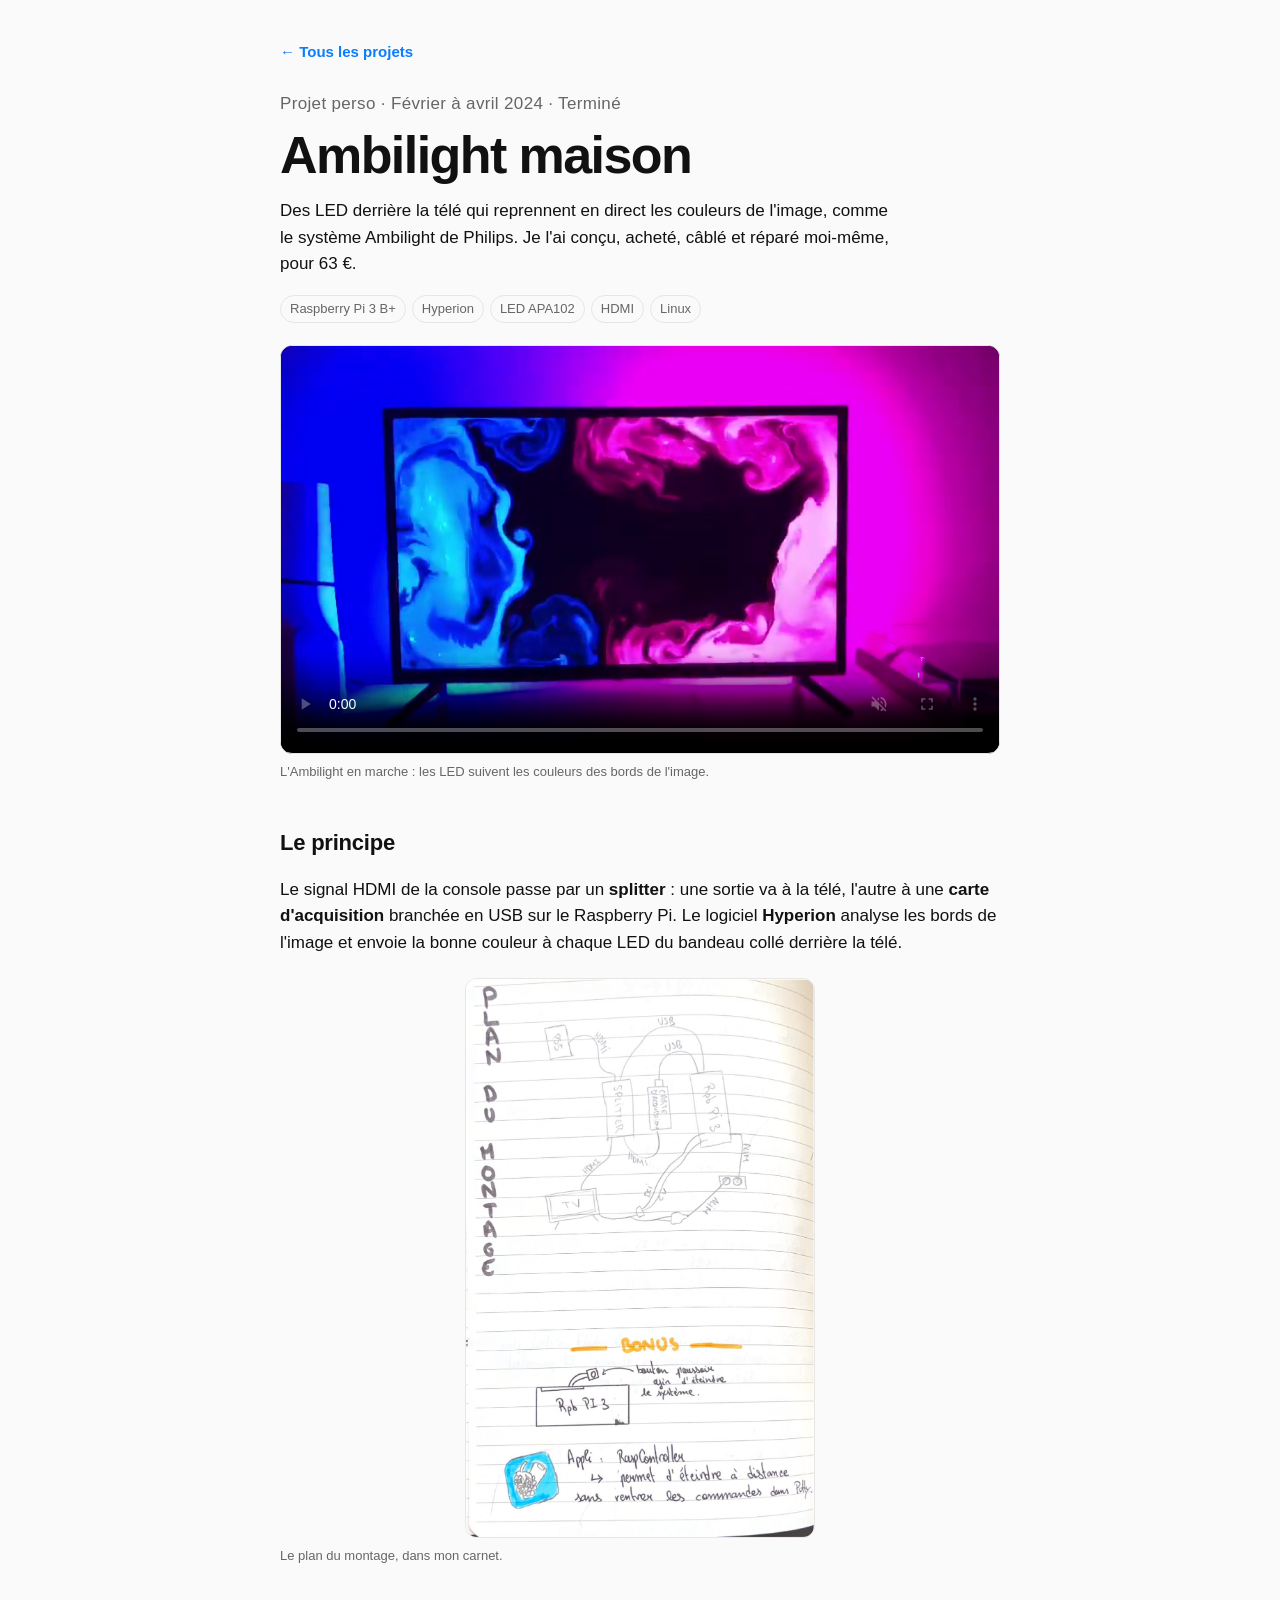
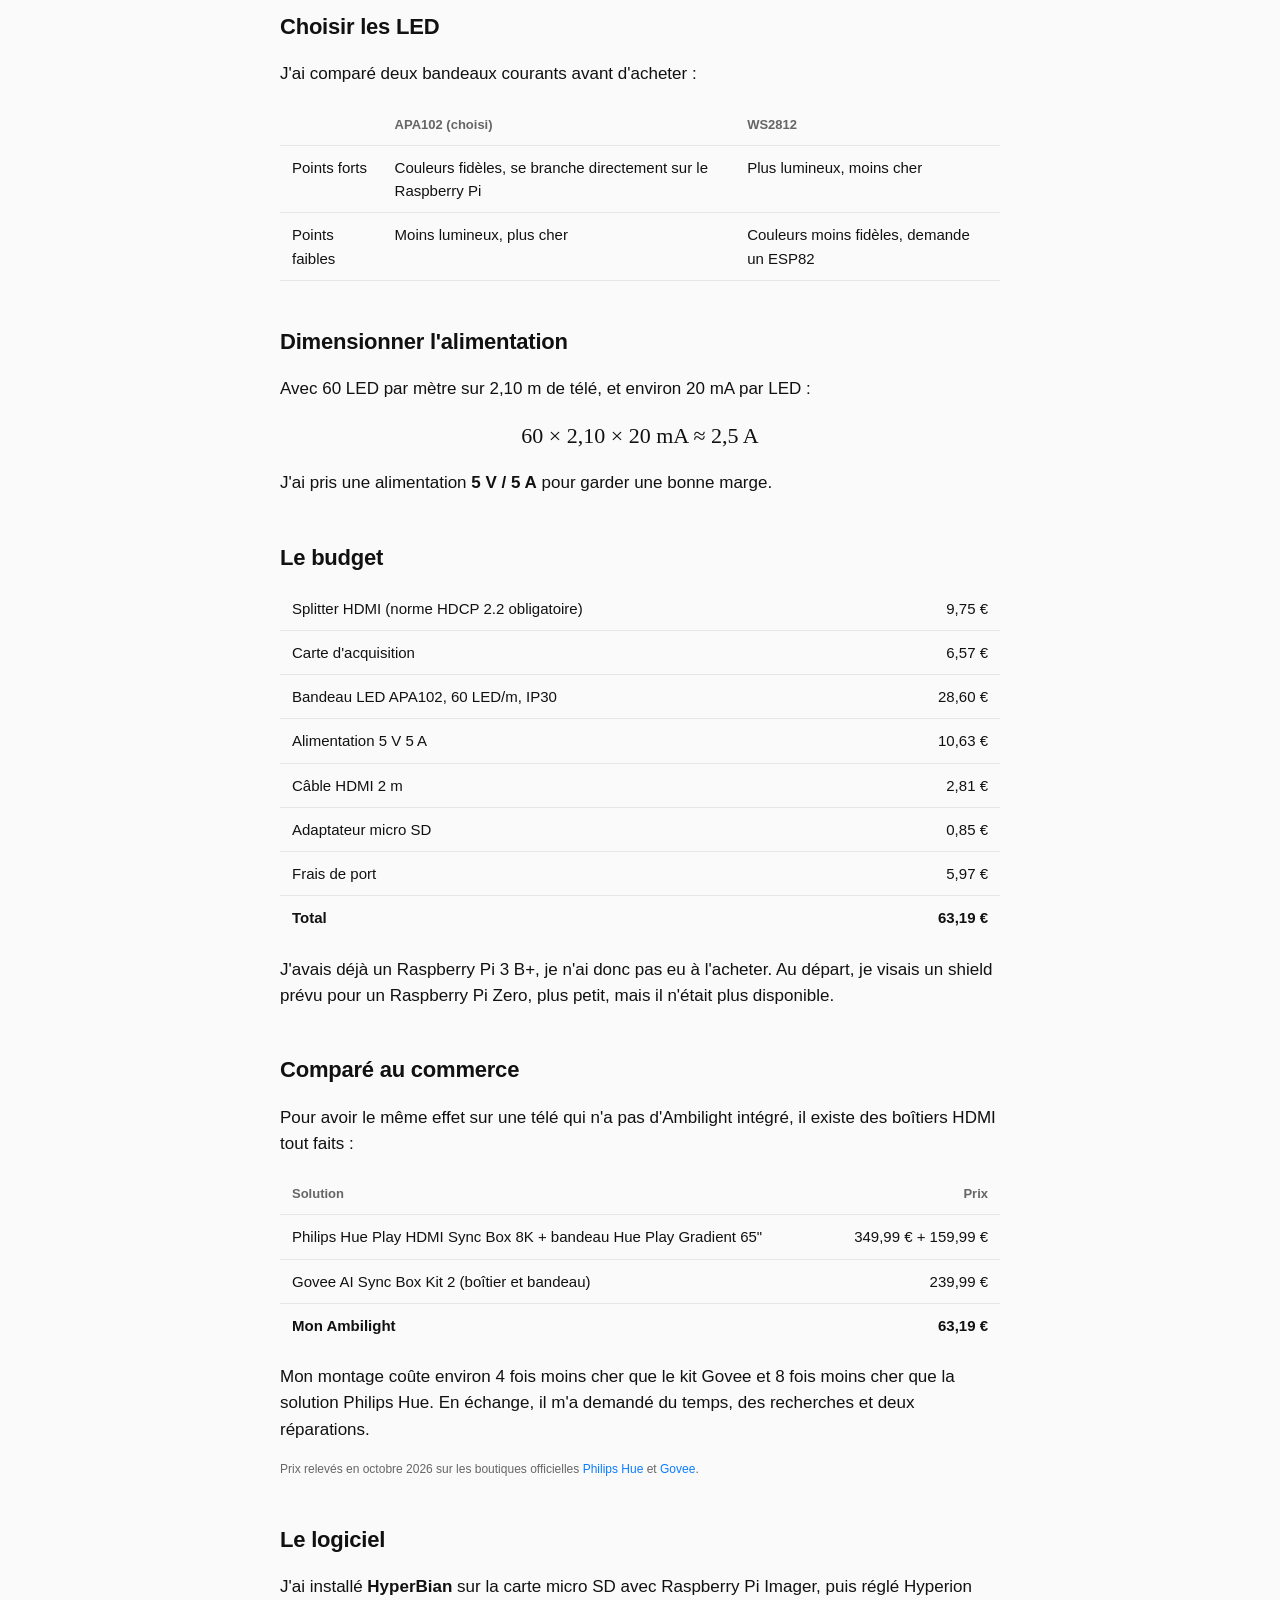
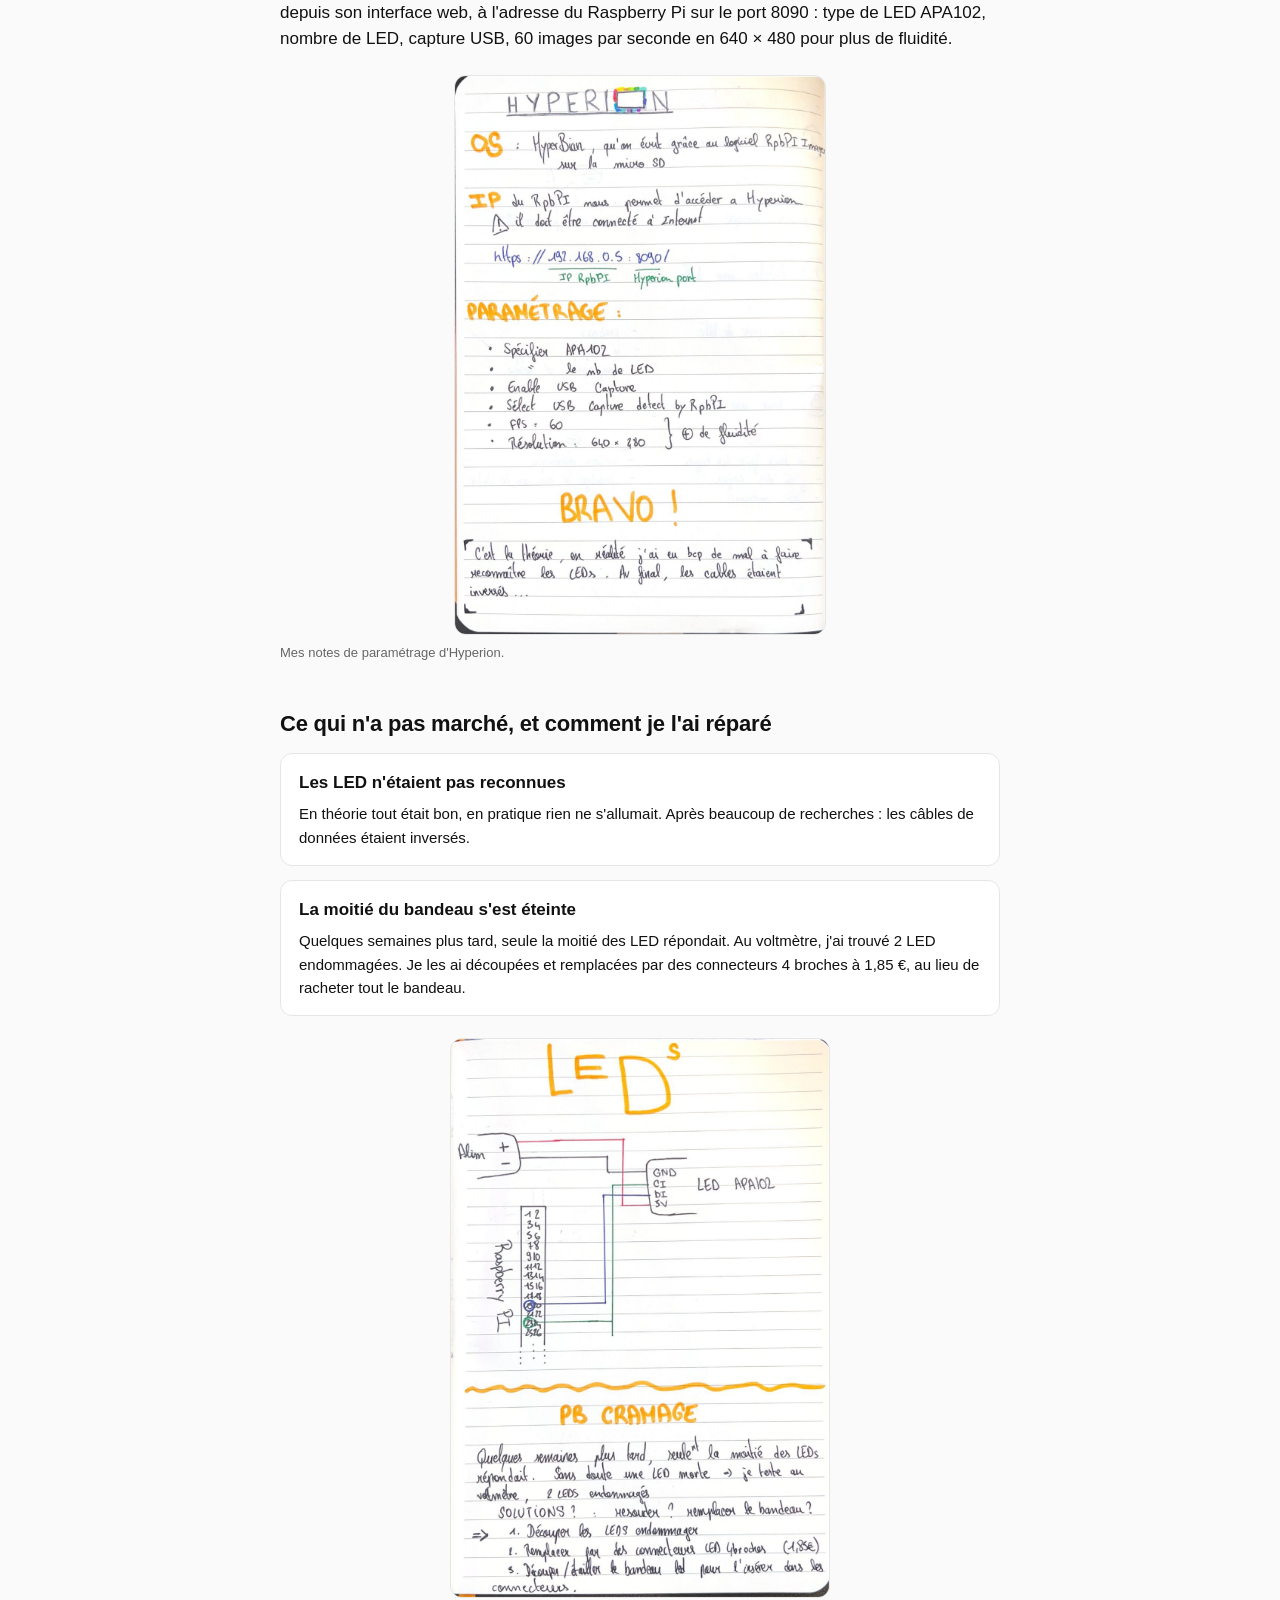
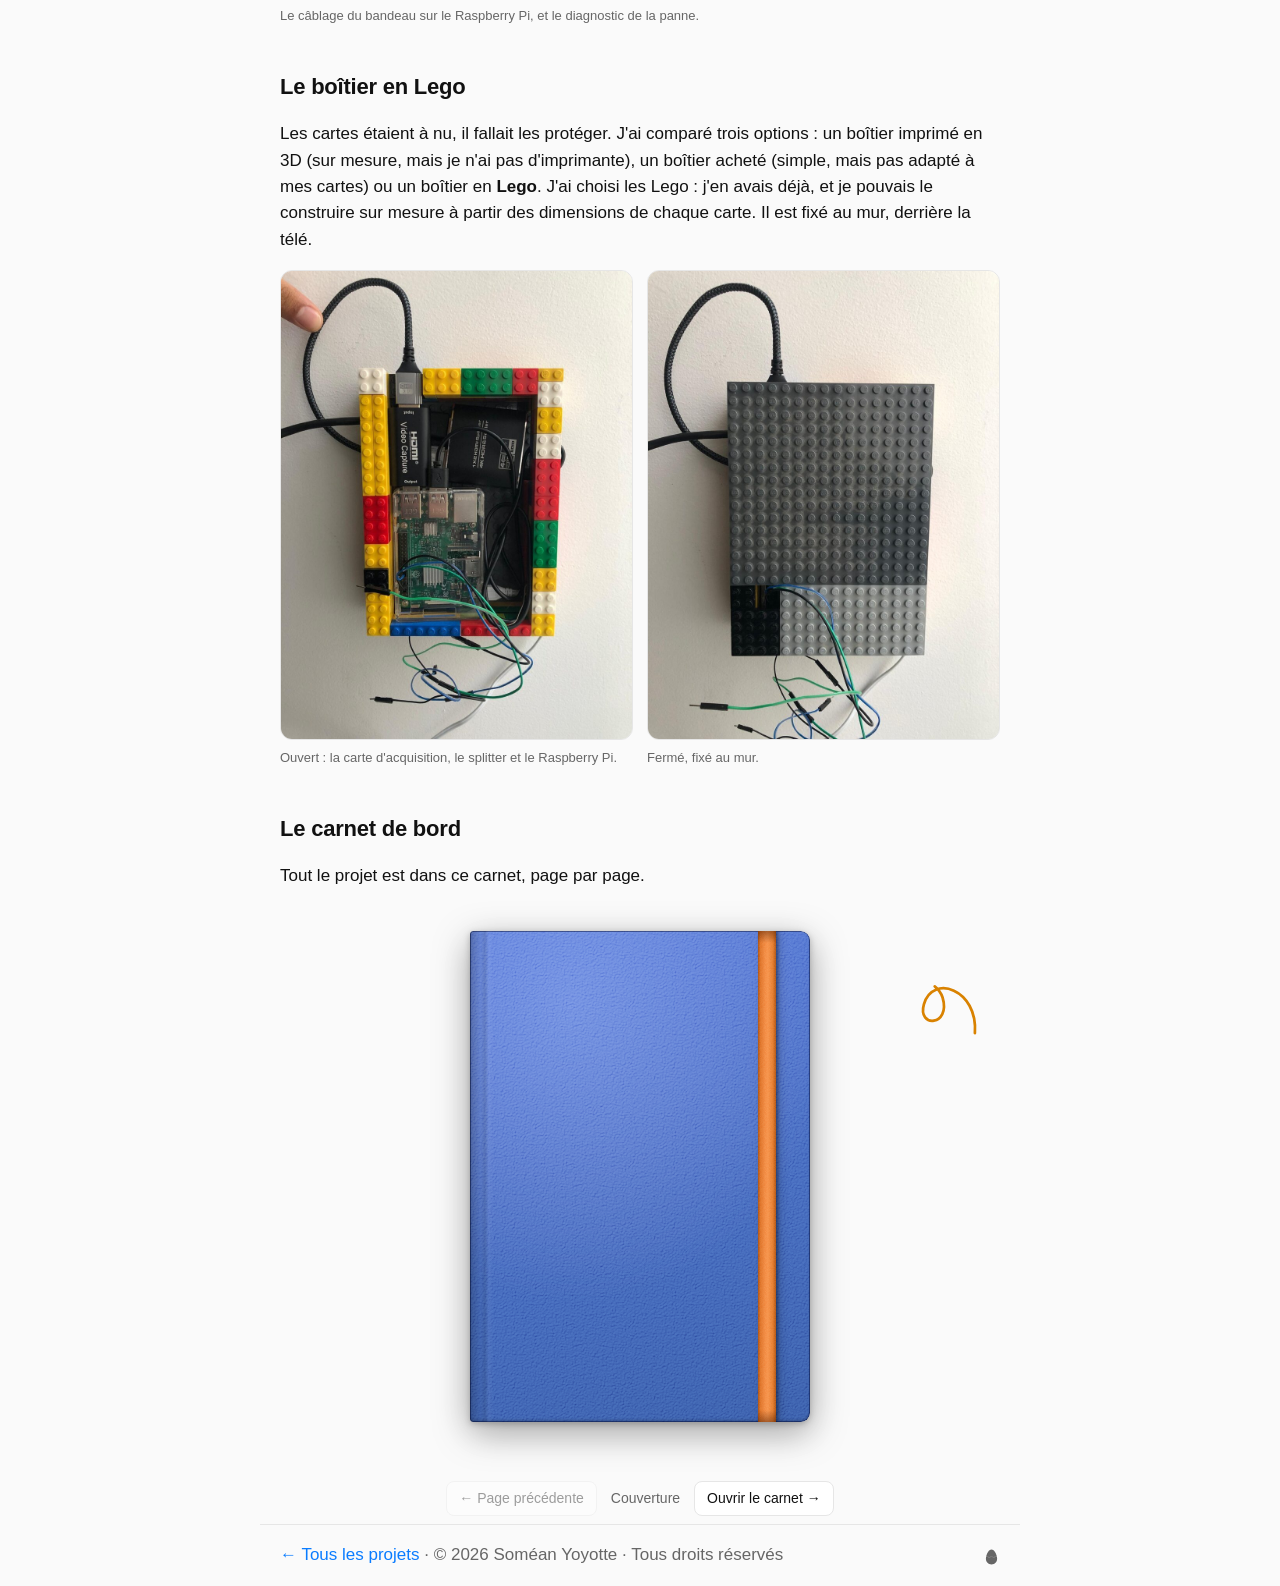
<file: ambilight.html>
<!doctype html>
<html lang="fr">
<head>
<meta charset="utf-8">
<meta name="viewport" content="width=device-width, initial-scale=1">
<title>Ambilight maison · Soméan Yoyotte</title>
<meta name="description" content="Un Ambilight fait maison avec un Raspberry Pi, Hyperion et un bandeau de LED APA102.">
<link rel="stylesheet" href="style.css?v=15">
<link rel="stylesheet" href="extras.css?v=6">
</head>
<body class="page">
<main class="wrap narrow">
  <a class="back" href="index.html">← Tous les projets</a>
  <p class="kicker">Projet perso · Février à avril 2024 · Terminé</p>
  <h1>Ambilight maison</h1>
  <p class="lead">Des LED derrière la télé qui reprennent en direct les couleurs de l'image, comme le système Ambilight de Philips. Je l'ai conçu, acheté, câblé et réparé moi-même, pour 63 €.</p>
  <ul class="tags big"><li>Raspberry Pi 3 B+</li><li>Hyperion</li><li>LED APA102</li><li>HDMI</li><li>Linux</li></ul>

  <figure><video src="videos/ambilight.mp4" poster="images/ambi-video-cover.jpg" controls muted playsinline preload="metadata"></video><figcaption>L'Ambilight en marche : les LED suivent les couleurs des bords de l'image.</figcaption></figure>

  <h2>Le principe</h2>
  <p>Le signal HDMI de la console passe par un <b>splitter</b> : une sortie va à la télé, l'autre à une <b>carte d'acquisition</b> branchée en USB sur le Raspberry Pi. Le logiciel <b>Hyperion</b> analyse les bords de l'image et envoie la bonne couleur à chaque LED du bandeau collé derrière la télé.</p>
  <figure><img src="images/ambi-plan.jpg" alt="Plan du montage dessiné dans mon carnet : console, splitter, carte d'acquisition, Raspberry Pi, télé et alimentation" loading="lazy"><figcaption>Le plan du montage, dans mon carnet.</figcaption></figure>

  <h2>Choisir les LED</h2>
  <p>J'ai comparé deux bandeaux courants avant d'acheter :</p>
  <table>
    <tr><th></th><th>APA102 (choisi)</th><th>WS2812</th></tr>
    <tr><td>Points forts</td><td>Couleurs fidèles, se branche directement sur le Raspberry Pi</td><td>Plus lumineux, moins cher</td></tr>
    <tr><td>Points faibles</td><td>Moins lumineux, plus cher</td><td>Couleurs moins fidèles, demande un ESP82</td></tr>
  </table>

  <h2>Dimensionner l'alimentation</h2>
  <p>Avec 60 LED par mètre sur 2,10 m de télé, et environ 20 mA par LED :</p>
  <p class="formula">60 × 2,10 × 20 mA ≈ 2,5 A</p>
  <p>J'ai pris une alimentation <b>5 V / 5 A</b> pour garder une bonne marge.</p>

  <h2>Le budget</h2>
  <table>
    <tr><td>Splitter HDMI (norme HDCP 2.2 obligatoire)</td><td class="num">9,75 €</td></tr>
    <tr><td>Carte d'acquisition</td><td class="num">6,57 €</td></tr>
    <tr><td>Bandeau LED APA102, 60 LED/m, IP30</td><td class="num">28,60 €</td></tr>
    <tr><td>Alimentation 5 V 5 A</td><td class="num">10,63 €</td></tr>
    <tr><td>Câble HDMI 2 m</td><td class="num">2,81 €</td></tr>
    <tr><td>Adaptateur micro SD</td><td class="num">0,85 €</td></tr>
    <tr><td>Frais de port</td><td class="num">5,97 €</td></tr>
    <tr class="total"><td>Total</td><td class="num">63,19 €</td></tr>
  </table>
  <p>J'avais déjà un Raspberry Pi 3 B+, je n'ai donc pas eu à l'acheter. Au départ, je visais un shield prévu pour un Raspberry Pi Zero, plus petit, mais il n'était plus disponible.</p>

  <h2>Comparé au commerce</h2>
  <p>Pour avoir le même effet sur une télé qui n'a pas d'Ambilight intégré, il existe des boîtiers HDMI tout faits :</p>
  <table>
    <tr><th>Solution</th><th class="num">Prix</th></tr>
    <tr><td>Philips Hue Play HDMI Sync Box 8K + bandeau Hue Play Gradient 65"</td><td class="num">349,99 € + 159,99 €</td></tr>
    <tr><td>Govee AI Sync Box Kit 2 (boîtier et bandeau)</td><td class="num">239,99 €</td></tr>
    <tr class="total"><td>Mon Ambilight</td><td class="num">63,19 €</td></tr>
  </table>
  <p>Mon montage coûte environ 4 fois moins cher que le kit Govee et 8 fois moins cher que la solution Philips Hue. En échange, il m'a demandé du temps, des recherches et deux réparations.</p>
  <p class="credit">Prix relevés en octobre 2026 sur les boutiques officielles <a href="https://www.philips-hue.com/fr-fr/p/hue-philips-hue-play-hdmi-sync-box-8k/8719514458666">Philips Hue</a> et <a href="https://eu.govee.com/products/govee-ai-sync-box-kit-2">Govee</a>.</p>

  <h2>Le logiciel</h2>
  <p>J'ai installé <b>HyperBian</b> sur la carte micro SD avec Raspberry Pi Imager, puis réglé Hyperion depuis son interface web, à l'adresse du Raspberry Pi sur le port 8090 : type de LED APA102, nombre de LED, capture USB, 60 images par seconde en 640 × 480 pour plus de fluidité.</p>
  <figure><img src="images/ambi-hyperion.jpg" alt="Page de mon carnet sur l'installation et le paramétrage d'Hyperion" loading="lazy"><figcaption>Mes notes de paramétrage d'Hyperion.</figcaption></figure>

  <h2>Ce qui n'a pas marché, et comment je l'ai réparé</h2>
  <div class="issues">
    <div><h3>Les LED n'étaient pas reconnues</h3><p>En théorie tout était bon, en pratique rien ne s'allumait. Après beaucoup de recherches : les câbles de données étaient inversés.</p></div>
    <div><h3>La moitié du bandeau s'est éteinte</h3><p>Quelques semaines plus tard, seule la moitié des LED répondait. Au voltmètre, j'ai trouvé 2 LED endommagées. Je les ai découpées et remplacées par des connecteurs 4 broches à 1,85 €, au lieu de racheter tout le bandeau.</p></div>
  </div>
  <figure><img src="images/ambi-leds.jpg" alt="Schéma de câblage du bandeau APA102 sur le Raspberry Pi et notes sur la panne" loading="lazy"><figcaption>Le câblage du bandeau sur le Raspberry Pi, et le diagnostic de la panne.</figcaption></figure>

  <h2>Le boîtier en Lego</h2>
  <p>Les cartes étaient à nu, il fallait les protéger. J'ai comparé trois options : un boîtier imprimé en 3D (sur mesure, mais je n'ai pas d'imprimante), un boîtier acheté (simple, mais pas adapté à mes cartes) ou un boîtier en <b>Lego</b>. J'ai choisi les Lego : j'en avais déjà, et je pouvais le construire sur mesure à partir des dimensions de chaque carte. Il est fixé au mur, derrière la télé.</p>
  <div class="gallery">
    <figure><img src="images/ambi-boitier-ouvert.jpg" alt="Boîtier en Lego ouvert : carte d'acquisition HDMI, splitter et Raspberry Pi rangés à l'intérieur" loading="lazy"><figcaption>Ouvert : la carte d'acquisition, le splitter et le Raspberry Pi.</figcaption></figure>
    <figure><img src="images/ambi-boitier-ferme.jpg" alt="Boîtier en Lego fermé par des plaques grises, fixé au mur" loading="lazy"><figcaption>Fermé, fixé au mur.</figcaption></figure>
  </div>

  <h2 id="carnet">Le carnet de bord</h2>
  <p>Tout le projet est dans ce carnet, page par page.</p>
  <div class="notebook">
    <div class="book-stage">
      <svg class="open-hint" viewBox="0 0 272 250" aria-hidden="true">
        <g transform="translate(56 0)">
          <path class="hint-stroke" d="M178 92 C 182 40, 128 22, 118 58 C 110 86, 150 84, 140 50 C 128 16, 66 24, 22 84"/>
          <path class="hint-stroke" d="M34 64 L 20 86 L 46 84"/>
        </g>
        <g transform="rotate(-6 200 140)">
          <path class="hint-letter" d="M139.5 109.7 L139.5 110.7 L140.4 111.6 L142.3 111.6 L144.2 110.7 L145.2 108.8 L145.2 106.9 L144.2 105.0 L142.3 104.0 L139.5 104.0 L136.6 105.0 L134.7 106.9 L132.8 109.7 L131.8 111.6 L130.9 115.5 L130.9 119.3 L131.8 122.1 L132.8 123.1 L134.7 124.0 L136.6 124.0 L139.5 123.1 L141.4 121.2 L142.3 119.3"/>
          <path class="hint-letter" d="M147.1 119.3 L149.0 116.4 L151.9 111.6 L152.8 109.7 L153.8 106.9 L153.8 105.0 L152.8 104.0 L150.9 105.0 L150.0 106.9 L149.0 110.7 L148.0 117.4 L148.0 123.1 L149.0 124.0 L150.0 124.0 L151.9 123.1 L152.8 122.1 L154.7 119.3"/>
          <path class="hint-letter" d="M157.6 110.7 L157.6 111.6 L158.5 111.6 L158.5 110.7 L157.6 110.7"/>
          <path class="hint-letter" d="M154.7 119.3 L156.6 115.5 L154.7 121.2 L154.7 123.1 L155.7 124.0 L156.6 124.0 L158.5 123.1 L159.5 122.1 L161.4 119.3"/>
          <path class="hint-letter" d="M170.0 118.3 L169.0 116.4 L167.1 115.5 L165.2 115.5 L163.3 116.4 L162.4 117.4 L161.4 119.3 L161.4 121.2 L162.4 123.1 L164.3 124.0 L166.2 124.0 L168.1 123.1"/>
          <path class="hint-letter" d="M171.0 115.5 L170.0 118.3 L168.1 123.1 L165.2 129.8 L164.3 132.6 L164.3 134.5 L165.2 135.5 L167.1 134.5 L168.1 131.7 L168.1 125.0 L170.0 124.0 L172.9 122.1 L175.7 119.3"/>
          <path class="hint-letter" d="M175.7 119.3 L177.6 115.5 L175.7 121.2 L175.7 123.1 L176.7 124.0 L178.6 124.0 L180.5 123.1 L182.4 121.2 L184.3 118.3"/>
          <path class="hint-letter" d="M185.3 115.5 L183.4 121.2 L183.4 123.1 L184.3 124.0 L185.3 124.0 L187.2 123.1 L188.1 122.1 L190.0 119.3"/>
          <path class="hint-letter" d="M191.0 122.1 L192.9 121.2 L193.9 120.2 L194.8 118.3 L194.8 116.4 L193.9 115.5 L192.9 115.5 L191.0 116.4 L190.0 118.3 L190.0 121.2 L191.0 123.1 L192.9 124.0 L194.8 124.0 L196.7 123.1 L197.7 122.1 L199.6 119.3"/>
          <path class="hint-letter" d="M199.6 119.3 L201.5 116.4 L203.4 115.5 L205.3 115.5 L207.2 117.4 L207.2 119.3 L206.3 121.2 L204.4 123.1 L201.5 124.0 L203.4 125.0 L204.4 126.9 L204.4 129.8 L203.4 132.6 L202.5 134.5 L200.5 135.5 L199.6 134.5 L199.6 132.6 L200.5 129.8 L203.4 126.9 L206.3 125.0 L210.1 122.1 L213.0 119.3"/>
          <path class="hint-letter" d="M228.2 119.3 L230.1 116.4 L231.1 114.5 L231.1 116.4 L233.0 119.3 L234.0 121.2 L234.0 123.1 L232.0 124.0"/>
          <path class="hint-letter" d="M228.2 123.1 L230.1 124.0 L234.0 124.0 L235.9 123.1 L236.8 122.1 L238.7 119.3"/>
          <path class="hint-letter" d="M238.7 119.3 L240.6 115.5 L238.7 121.2 L238.7 123.1 L239.7 124.0 L241.6 124.0 L243.5 123.1 L245.4 121.2 L247.3 118.3"/>
          <path class="hint-letter" d="M248.3 115.5 L246.4 121.2 L246.4 123.1 L247.3 124.0 L248.3 124.0 L250.2 123.1 L251.1 122.1 L253.0 119.3"/>
          <path class="hint-letter" d="M253.0 119.3 L255.0 116.4 L255.9 114.5 L255.9 116.4 L258.8 116.4 L259.7 117.4 L259.7 119.3 L258.8 122.1 L258.8 123.1 L259.7 124.0 L260.7 124.0 L262.6 123.1 L263.5 122.1 L265.5 119.3"/>
          <path class="hint-letter" d="M134.0 161.3 L135.9 158.4 L138.8 153.6 L139.7 151.7 L140.7 148.9 L140.7 147.0 L139.7 146.0 L137.8 147.0 L136.9 148.9 L135.9 152.7 L135.0 159.4 L135.0 165.1 L135.9 166.0 L136.9 166.0 L138.8 165.1 L139.7 164.1 L141.6 161.3"/>
          <path class="hint-letter" d="M142.6 164.1 L144.5 163.2 L145.5 162.2 L146.4 160.3 L146.4 158.4 L145.5 157.5 L144.5 157.5 L142.6 158.4 L141.6 160.3 L141.6 163.2 L142.6 165.1 L144.5 166.0 L146.4 166.0 L148.3 165.1 L149.3 164.1 L151.2 161.3"/>
          <path class="hint-letter" d="M151.2 161.3 L153.1 158.4 L154.0 156.5 L154.0 158.4 L156.0 161.3 L156.9 163.2 L156.9 165.1 L155.0 166.0"/>
          <path class="hint-letter" d="M151.2 165.1 L153.1 166.0 L156.9 166.0 L158.8 165.1 L159.8 164.1 L161.7 161.3"/>
          <path class="hint-letter" d="M177.0 161.3 L178.9 158.4 L179.8 156.5 L178.9 160.3 L173.1 177.5"/>
          <path class="hint-letter" d="M178.9 160.3 L179.8 158.4 L181.7 157.5 L183.6 157.5 L185.5 158.4 L186.5 160.3 L186.5 162.2 L185.5 164.1 L184.6 165.1 L182.7 166.0"/>
          <path class="hint-letter" d="M178.9 165.1 L180.8 166.0 L183.6 166.0 L186.5 165.1 L188.4 164.1 L191.3 161.3"/>
          <path class="hint-letter" d="M199.9 160.3 L198.9 158.4 L197.0 157.5 L195.1 157.5 L193.2 158.4 L192.2 159.4 L191.3 161.3 L191.3 163.2 L192.2 165.1 L194.1 166.0 L196.0 166.0 L198.0 165.1 L198.9 163.2 L200.8 157.5 L199.9 162.2 L199.9 165.1 L200.8 166.0 L201.8 166.0 L203.7 165.1 L204.6 164.1 L206.5 161.3"/>
          <path class="hint-letter" d="M215.1 160.3 L214.2 158.4 L212.3 157.5 L210.4 157.5 L208.5 158.4 L207.5 159.4 L206.5 161.3 L206.5 163.2 L207.5 165.1 L209.4 166.0 L211.3 166.0 L213.2 165.1 L214.2 164.1"/>
          <path class="hint-letter" d="M216.1 157.5 L214.2 164.1 L210.4 174.6 L209.4 176.5 L207.5 177.5 L206.5 176.5 L206.5 174.6 L207.5 171.8 L210.4 168.9 L213.2 167.0 L215.1 166.0 L218.0 164.1 L220.9 161.3"/>
          <path class="hint-letter" d="M221.8 164.1 L223.7 163.2 L224.7 162.2 L225.6 160.3 L225.6 158.4 L224.7 157.5 L223.7 157.5 L221.8 158.4 L220.9 160.3 L220.9 163.2 L221.8 165.1 L223.7 166.0 L225.6 166.0 L227.5 165.1 L228.5 164.1 L230.4 161.3"/>
          <path class="hint-letter" d="M230.4 161.3 L232.3 158.4 L233.3 156.5 L233.3 158.4 L235.2 161.3 L236.1 163.2 L236.1 165.1 L234.2 166.0"/>
          <path class="hint-letter" d="M230.4 165.1 L232.3 166.0 L236.1 166.0 L238.0 165.1 L239.0 164.1 L240.9 161.3"/>
          <path class="hint-letter" d="M263.8 146.0 L262.9 147.0 L261.0 158.4"/>
          <path class="hint-letter" d="M263.8 147.0 L261.0 158.4"/>
          <path class="hint-letter" d="M263.8 146.0 L264.8 147.0 L261.0 158.4"/>
          <path class="hint-letter" d="M259.0 164.1 L258.1 165.1 L259.0 166.0 L260.0 165.1 L259.0 164.1"/>
        </g>
      </svg>
      <div class="thermo"><svg viewBox="0 0 120 310" aria-hidden="true">
        <ellipse cx="60" cy="302" rx="44" ry="5" fill="rgba(0,0,0,.13)"/>
        <defs><clipPath id="thermo-cut"><path d="M0 54 L 34 49 L 41 58 L 49 46 L 56 57 L 63 47 L 71 56 L 78 45 L 86 53 L 120 50 L 120 320 L 0 320 Z"/></clipPath></defs>
        <g class="glass">
        <rect x="32" y="6" width="56" height="230" rx="28" fill="#c9dedd"/>
        <circle cx="60" cy="246" r="50" fill="#c9dedd"/>
        <rect x="42" y="16" width="36" height="220" rx="18" fill="#e9f3f3"/>
        <rect x="50" y="28" width="8" height="150" rx="4" fill="#ffffff" opacity=".9"/>
        <g class="mercury"><rect class="merc" x="42" y="200" width="36" height="46" fill="#ef3a4b"/><rect class="merc-shade" x="68" y="200" width="10" height="46" fill="#d02b3c"/><rect class="merc-hl" x="50" y="204" width="7" height="30" rx="3.5" fill="#ff6b78"/></g>
        <circle cx="60" cy="246" r="40" fill="#ef3a4b"/>
        <path d="M60 206 A40 40 0 0 1 60 286 A44 44 0 0 0 60 206 Z" fill="#d02b3c"/>
        <path d="M86 226 A40 40 0 0 1 48 284 A40 40 0 0 0 86 226 Z" fill="#d02b3c" opacity=".9"/>
        <ellipse cx="46" cy="230" rx="11" ry="7" transform="rotate(-35 46 230)" fill="#ff8a95" opacity=".85"/>
        <circle cx="38" cy="256" r="4" fill="#ff8a95"/>
        <path class="tick" d="M72 40 h-10"/><path class="tick" d="M72 52 h-6"/><path class="tick" d="M72 64 h-6"/><path class="tick" d="M72 76 h-10"/><path class="tick" d="M72 88 h-6"/><path class="tick" d="M72 100 h-6"/><path class="tick" d="M72 112 h-10"/><path class="tick" d="M72 124 h-6"/><path class="tick" d="M72 136 h-6"/><path class="tick" d="M72 148 h-10"/><path class="tick" d="M72 160 h-6"/><path class="tick" d="M72 172 h-6"/><path class="tick" d="M72 184 h-10"/><path class="tick" d="M72 196 h-6"/>
        </g>
      </svg></div>
      <div class="book-flip">
      <div class="book2 closed shut" role="button" tabindex="0" aria-label="Carnet de bord : cliquer à droite pour la page suivante, à gauche pour la précédente">
        <div class="board"></div>
        <div class="leaf" data-i="0"><div class="face front cover-face"><div class="cover cover-front"><span class="elastic"></span></div></div><div class="face back"><img src="images/carnet/page-1.jpg" alt="Couverture du carnet : Yoyotte Soméan, Setup, du 20 février au 15 avril 2024" loading="lazy"></div></div>
        <div class="leaf" data-i="1"><div class="face front"><img src="images/carnet/page-2.jpg" alt="Page Panier : liste des achats, total 63,19 €, comparaison APA102 et WS2812" loading="lazy"></div><div class="face back"><img src="images/carnet/page-3.jpg" alt="Page Plan du montage : schéma des branchements et télécommande" loading="lazy"></div></div>
        <div class="leaf" data-i="2"><div class="face front"><img src="images/carnet/page-4.jpg" alt="Page Idées : trois options de boîtier et dimensions des cartes" loading="lazy"></div><div class="face back"><img src="images/carnet/page-5.jpg" alt="Page Hyperion : installation d'HyperBian et paramétrage" loading="lazy"></div></div>
        <div class="leaf" data-i="3"><div class="face front"><img src="images/carnet/page-6.jpg" alt="Page LEDs : câblage du bandeau APA102 et diagnostic de la panne" loading="lazy"></div><div class="face back"></div></div>
        <svg class="page-labels" viewBox="0 0 1800 1300" preserveAspectRatio="none" aria-hidden="true">
          <path class="page-stroke" d="M384 1196 C 366 1199, 350 1199, 326 1197"/>
          <path class="page-stroke" d="M342 1183 L 324 1197 L 342 1211"/>
          <path class="page-letter" d="M404.0 1201.0 L408.0 1195.0 L410.0 1191.0 L410.0 1195.0 L416.0 1195.0 L418.0 1197.0 L418.0 1201.0 L416.0 1207.0 L416.0 1209.0 L418.0 1211.0 L420.0 1211.0 L424.0 1209.0 L426.0 1207.0 L430.0 1201.0"/>
          <path class="page-letter" d="M432.0 1207.0 L436.0 1205.0 L438.0 1203.0 L440.0 1199.0 L440.0 1195.0 L438.0 1193.0 L436.0 1193.0 L432.0 1195.0 L430.0 1199.0 L430.0 1205.0 L432.0 1209.0 L436.0 1211.0 L440.0 1211.0 L444.0 1209.0 L446.0 1207.0 L450.0 1201.0"/>
          <path class="page-letter" d="M450.0 1201.0 L454.0 1193.0 L452.0 1203.0 L452.0 1209.0 L454.0 1211.0 L456.0 1211.0 L462.0 1209.0 L466.0 1205.0 L468.0 1199.0 L468.0 1193.0"/>
          <path class="page-letter" d="M468.0 1193.0 L470.0 1201.0 L472.0 1203.0 L476.0 1203.0 L480.0 1201.0"/>
          <path class="page-letter" d="M482.0 1207.0 L486.0 1205.0 L488.0 1203.0 L490.0 1199.0 L490.0 1195.0 L488.0 1193.0 L486.0 1193.0 L482.0 1195.0 L480.0 1199.0 L480.0 1205.0 L482.0 1209.0 L486.0 1211.0 L490.0 1211.0 L494.0 1209.0 L496.0 1207.0 L500.0 1201.0"/>
          <path class="page-letter" d="M500.0 1201.0 L504.0 1195.0 L508.0 1193.0 L510.0 1195.0 L510.0 1197.0 L508.0 1205.0 L506.0 1211.0"/>
          <path class="page-letter" d="M508.0 1205.0 L510.0 1201.0 L514.0 1195.0 L518.0 1193.0 L522.0 1193.0 L524.0 1195.0 L524.0 1199.0 L522.0 1205.0 L522.0 1209.0 L524.0 1211.0 L526.0 1211.0 L530.0 1209.0 L532.0 1207.0 L536.0 1201.0"/>
          <path class="page-letter" d="M542.0 1183.0 L542.0 1185.0 L544.0 1185.0 L544.0 1183.0 L542.0 1183.0"/>
          <path class="page-letter" d="M536.0 1201.0 L540.0 1193.0 L536.0 1205.0 L536.0 1209.0 L538.0 1211.0 L540.0 1211.0 L544.0 1209.0 L546.0 1207.0 L550.0 1201.0"/>
          <path class="page-letter" d="M550.0 1201.0 L554.0 1195.0 L556.0 1191.0 L556.0 1195.0 L562.0 1195.0 L564.0 1197.0 L564.0 1201.0 L562.0 1207.0 L562.0 1209.0 L564.0 1211.0 L566.0 1211.0 L570.0 1209.0 L572.0 1207.0 L576.0 1201.0"/>
          <path class="page-letter" d="M1229.0 1192.0 L1227.0 1188.0 L1223.0 1186.0 L1219.0 1186.0 L1215.0 1188.0 L1213.0 1190.0 L1211.0 1194.0 L1211.0 1198.0 L1213.0 1202.0 L1217.0 1204.0 L1221.0 1204.0 L1225.0 1202.0 L1227.0 1198.0 L1231.0 1186.0 L1229.0 1196.0 L1229.0 1202.0 L1231.0 1204.0 L1233.0 1204.0 L1237.0 1202.0 L1239.0 1200.0 L1243.0 1194.0"/>
          <path class="page-letter" d="M1243.0 1194.0 L1247.0 1186.0 L1245.0 1196.0 L1245.0 1202.0 L1247.0 1204.0 L1249.0 1204.0 L1255.0 1202.0 L1259.0 1198.0 L1261.0 1192.0 L1261.0 1186.0"/>
          <path class="page-letter" d="M1261.0 1186.0 L1263.0 1194.0 L1265.0 1196.0 L1269.0 1196.0 L1273.0 1194.0"/>
          <path class="page-letter" d="M1291.0 1192.0 L1289.0 1188.0 L1285.0 1186.0 L1281.0 1186.0 L1277.0 1188.0 L1275.0 1190.0 L1273.0 1194.0 L1273.0 1198.0 L1275.0 1202.0 L1279.0 1204.0 L1283.0 1204.0 L1287.0 1202.0 L1289.0 1198.0 L1293.0 1186.0 L1291.0 1196.0 L1291.0 1202.0 L1293.0 1204.0 L1295.0 1204.0 L1299.0 1202.0 L1301.0 1200.0 L1305.0 1194.0"/>
          <path class="page-letter" d="M1305.0 1194.0 L1309.0 1188.0 L1313.0 1186.0 L1315.0 1188.0 L1315.0 1190.0 L1313.0 1198.0 L1311.0 1204.0"/>
          <path class="page-letter" d="M1313.0 1198.0 L1315.0 1194.0 L1319.0 1188.0 L1323.0 1186.0 L1327.0 1186.0 L1329.0 1188.0 L1329.0 1192.0 L1327.0 1198.0 L1327.0 1202.0 L1329.0 1204.0 L1331.0 1204.0 L1335.0 1202.0 L1337.0 1200.0 L1341.0 1194.0"/>
          <path class="page-letter" d="M1355.0 1190.0 L1355.0 1188.0 L1353.0 1186.0 L1349.0 1186.0 L1345.0 1188.0 L1343.0 1190.0 L1341.0 1194.0 L1341.0 1198.0 L1343.0 1202.0 L1347.0 1204.0 L1353.0 1204.0 L1359.0 1200.0 L1363.0 1194.0"/>
          <path class="page-letter" d="M1365.0 1200.0 L1369.0 1198.0 L1371.0 1196.0 L1373.0 1192.0 L1373.0 1188.0 L1371.0 1186.0 L1369.0 1186.0 L1365.0 1188.0 L1363.0 1192.0 L1363.0 1198.0 L1365.0 1202.0 L1369.0 1204.0 L1373.0 1204.0 L1377.0 1202.0 L1379.0 1200.0 L1383.0 1194.0"/>
          <path class="page-letter" d="M1383.0 1194.0 L1387.0 1188.0 L1389.0 1184.0 L1389.0 1188.0 L1395.0 1188.0 L1397.0 1190.0 L1397.0 1194.0 L1395.0 1200.0 L1395.0 1202.0 L1397.0 1204.0 L1399.0 1204.0 L1403.0 1202.0 L1405.0 1200.0 L1409.0 1194.0"/>
          <path class="page-stroke" d="M1430 1189 C 1450 1188, 1466 1188, 1490 1190"/>
          <path class="page-stroke" d="M1472 1176 L 1491 1190 L 1472 1204"/>
        </svg>
        <div class="leaf" data-i="4"><div class="face front endpaper"></div><div class="face back cover-face"><div class="cover cover-back"><span class="stub stub-top"></span><span class="stub stub-bottom"></span><span class="seal">SY</span></div></div></div>
      </div>
      </div>
      <svg class="game-text" viewBox="0 0 272 250" aria-hidden="true">
        <g class="msg" data-m="0">
          <path class="game-letter" d="M100.3 60.7 L100.3 61.7 L101.3 62.6 L103.2 62.6 L105.1 61.7 L106.1 59.8 L106.1 57.9 L105.1 56.0 L103.2 55.0 L100.3 55.0 L97.5 56.0 L95.6 57.9 L93.7 60.7 L92.7 62.6 L91.8 66.5 L91.8 70.3 L92.7 73.1 L93.7 74.1 L95.6 75.0 L97.5 75.0 L100.3 74.1 L102.2 72.2 L103.2 70.3"/>
          <path class="game-letter" d="M108.0 70.3 L109.9 67.4 L112.8 62.6 L113.7 60.7 L114.7 57.9 L114.7 56.0 L113.7 55.0 L111.8 56.0 L110.8 57.9 L109.9 61.7 L108.9 68.4 L108.9 74.1 L109.9 75.0 L110.8 75.0 L112.8 74.1 L113.7 73.1 L115.6 70.3"/>
          <path class="game-letter" d="M118.5 61.7 L118.5 62.6 L119.4 62.6 L119.4 61.7 L118.5 61.7"/>
          <path class="game-letter" d="M115.6 70.3 L117.5 66.5 L115.6 72.2 L115.6 74.1 L116.6 75.0 L117.5 75.0 L119.4 74.1 L120.4 73.1 L122.3 70.3"/>
          <path class="game-letter" d="M130.9 69.3 L129.9 67.4 L128.0 66.5 L126.1 66.5 L124.2 67.4 L123.2 68.4 L122.3 70.3 L122.3 72.2 L123.2 74.1 L125.2 75.0 L127.1 75.0 L129.0 74.1"/>
          <path class="game-letter" d="M131.8 66.5 L130.9 69.3 L129.0 74.1 L126.1 80.8 L125.2 83.6 L125.2 85.5 L126.1 86.5 L128.0 85.5 L129.0 82.7 L129.0 76.0 L130.9 75.0 L133.8 73.1 L136.6 70.3"/>
          <path class="game-letter" d="M136.6 70.3 L138.5 66.5 L136.6 72.2 L136.6 74.1 L137.6 75.0 L139.5 75.0 L141.4 74.1 L143.3 72.2 L145.2 69.3"/>
          <path class="game-letter" d="M146.2 66.5 L144.2 72.2 L144.2 74.1 L145.2 75.0 L146.2 75.0 L148.1 74.1 L149.0 73.1 L150.9 70.3"/>
          <path class="game-letter" d="M151.9 73.1 L153.8 72.2 L154.8 71.2 L155.7 69.3 L155.7 67.4 L154.8 66.5 L153.8 66.5 L151.9 67.4 L150.9 69.3 L150.9 72.2 L151.9 74.1 L153.8 75.0 L155.7 75.0 L157.6 74.1 L158.6 73.1 L160.5 70.3"/>
          <path class="game-letter" d="M160.5 70.3 L162.4 67.4 L164.3 66.5 L166.2 66.5 L168.1 68.4 L168.1 70.3 L167.2 72.2 L165.2 74.1 L162.4 75.0 L164.3 76.0 L165.2 77.9 L165.2 80.8 L164.3 83.6 L163.3 85.5 L161.4 86.5 L160.5 85.5 L160.5 83.6 L161.4 80.8 L164.3 77.9 L167.2 76.0 L171.0 73.1 L173.8 70.3"/>
          <path class="game-letter" d="M189.1 70.3 L191.0 66.5 L190.1 71.2 L190.1 74.1 L191.0 75.0 L192.0 75.0 L194.8 74.1 L196.8 72.2 L197.7 69.3 L197.7 66.5"/>
          <path class="game-letter" d="M197.7 66.5 L198.7 70.3 L199.6 71.2 L201.5 71.2 L203.4 70.3"/>
          <path class="game-letter" d="M206.3 61.7 L206.3 62.6 L207.2 62.6 L207.2 61.7 L206.3 61.7"/>
          <path class="game-letter" d="M203.4 70.3 L205.3 66.5 L203.4 72.2 L203.4 74.1 L204.4 75.0 L205.3 75.0 L207.2 74.1 L208.2 73.1 L210.1 70.3"/>
          <path class="game-letter" d="M210.1 70.3 L212.0 67.4 L213.9 63.6"/>
          <path class="game-letter" d="M216.8 55.0 L211.1 72.2 L211.1 74.1 L212.0 75.0 L213.9 75.0 L215.8 74.1 L216.8 73.1 L218.7 70.3"/>
          <path class="game-letter" d="M211.1 62.6 L217.8 62.6"/>
          <path class="game-letter" d="M219.7 73.1 L221.6 72.2 L222.5 71.2 L223.5 69.3 L223.5 67.4 L222.5 66.5 L221.6 66.5 L219.7 67.4 L218.7 69.3 L218.7 72.2 L219.7 74.1 L221.6 75.0 L223.5 75.0 L225.4 74.1 L226.3 73.1 L228.2 70.3"/>
          <path class="game-letter" d="M118.5 112.3 L120.4 109.4 L121.3 107.5 L120.4 111.3 L114.7 128.5"/>
          <path class="game-letter" d="M120.4 111.3 L121.3 109.4 L123.2 108.5 L125.2 108.5 L127.1 109.4 L128.0 111.3 L128.0 113.2 L127.1 115.1 L126.1 116.1 L124.2 117.0"/>
          <path class="game-letter" d="M120.4 116.1 L122.3 117.0 L125.2 117.0 L128.0 116.1 L129.9 115.1 L132.8 112.3"/>
          <path class="game-letter" d="M138.5 108.5 L136.6 108.5 L134.7 109.4 L133.8 110.4 L132.8 112.3 L132.8 114.2 L133.8 116.1 L135.7 117.0 L137.6 117.0 L139.5 116.1 L140.4 115.1 L141.4 113.2 L141.4 111.3 L140.4 109.4 L138.5 108.5 L137.6 109.4 L137.6 111.3 L138.5 113.2 L140.4 114.2 L143.3 114.2 L145.2 113.2 L146.2 112.3"/>
          <path class="game-letter" d="M146.2 112.3 L148.1 108.5 L146.2 114.2 L146.2 116.1 L147.1 117.0 L149.0 117.0 L150.9 116.1 L152.8 114.2 L154.8 111.3"/>
          <path class="game-letter" d="M155.7 108.5 L153.8 114.2 L153.8 116.1 L154.8 117.0 L155.7 117.0 L157.6 116.1 L158.6 115.1 L160.5 112.3"/>
          <path class="game-letter" d="M160.5 112.3 L162.4 109.4 L163.3 107.5 L163.3 109.4 L166.2 109.4 L167.2 110.4 L167.2 112.3 L166.2 115.1 L166.2 116.1 L167.2 117.0 L168.1 117.0 L170.0 116.1 L171.0 115.1 L172.9 112.3"/>
          <path class="game-letter" d="M188.2 112.3 L190.1 109.4 L192.9 104.6 L193.9 102.7 L194.8 99.9 L194.8 98.0 L193.9 97.0 L192.0 98.0 L191.0 99.9 L190.1 103.7 L189.1 110.4 L189.1 116.1 L190.1 117.0 L191.0 117.0 L192.9 116.1 L193.9 115.1 L195.8 112.3"/>
          <path class="game-letter" d="M196.8 115.1 L198.7 114.2 L199.6 113.2 L200.6 111.3 L200.6 109.4 L199.6 108.5 L198.7 108.5 L196.8 109.4 L195.8 111.3 L195.8 114.2 L196.8 116.1 L198.7 117.0 L200.6 117.0 L202.5 116.1 L203.4 115.1 L205.3 112.3"/>
          <path class="game-letter" d="M93.2 154.3 L95.1 151.4 L96.0 149.5 L96.0 151.4 L98.9 151.4 L99.9 152.4 L99.9 154.3 L98.9 157.1 L98.9 158.1 L99.9 159.0 L100.8 159.0 L102.7 158.1 L103.7 157.1 L105.6 154.3"/>
          <path class="game-letter" d="M106.5 157.1 L108.5 156.2 L109.4 155.2 L110.4 153.3 L110.4 151.4 L109.4 150.5 L108.5 150.5 L106.5 151.4 L105.6 153.3 L105.6 156.2 L106.5 158.1 L108.5 159.0 L110.4 159.0 L112.3 158.1 L113.2 157.1 L115.1 154.3"/>
          <path class="game-letter" d="M115.1 154.3 L117.0 151.4 L119.0 147.6"/>
          <path class="game-letter" d="M121.8 139.0 L116.1 156.2 L116.1 158.1 L117.0 159.0 L119.0 159.0 L120.9 158.1 L121.8 157.1 L123.7 154.3"/>
          <path class="game-letter" d="M116.1 146.6 L122.8 146.6"/>
          <path class="game-letter" d="M129.5 150.5 L127.5 150.5 L125.6 151.4 L124.7 152.4 L123.7 154.3 L123.7 156.2 L124.7 158.1 L126.6 159.0 L128.5 159.0 L130.4 158.1 L131.4 157.1 L132.3 155.2 L132.3 153.3 L131.4 151.4 L129.5 150.5 L128.5 151.4 L128.5 153.3 L129.5 155.2 L131.4 156.2 L134.2 156.2 L136.1 155.2 L137.1 154.3"/>
          <path class="game-letter" d="M137.1 154.3 L139.0 150.5 L137.1 156.2 L137.1 158.1 L138.0 159.0 L140.0 159.0 L141.9 158.1 L143.8 156.2 L145.7 153.3"/>
          <path class="game-letter" d="M146.6 150.5 L144.7 156.2 L144.7 158.1 L145.7 159.0 L146.6 159.0 L148.5 158.1 L149.5 157.1 L151.4 154.3"/>
          <path class="game-letter" d="M151.4 154.3 L153.3 151.4 L154.3 149.5 L154.3 151.4 L157.1 151.4 L158.1 152.4 L158.1 154.3 L157.1 157.1 L157.1 158.1 L158.1 159.0 L159.0 159.0 L161.0 158.1 L161.9 157.1 L163.8 154.3"/>
          <path class="game-letter" d="M163.8 154.3 L165.7 151.4 L167.6 150.5 L168.6 151.4 L168.6 152.4 L167.6 156.2 L166.7 159.0"/>
          <path class="game-letter" d="M167.6 156.2 L168.6 154.3 L170.5 151.4 L172.4 150.5 L174.3 150.5 L175.3 151.4 L175.3 153.3 L174.3 156.2 L174.3 158.1 L175.3 159.0 L176.2 159.0 L178.1 158.1 L179.1 157.1 L181.0 154.3"/>
          <path class="game-letter" d="M182.0 157.1 L183.9 156.2 L184.8 155.2 L185.8 153.3 L185.8 151.4 L184.8 150.5 L183.9 150.5 L182.0 151.4 L181.0 153.3 L181.0 156.2 L182.0 158.1 L183.9 159.0 L185.8 159.0 L187.7 158.1 L188.6 157.1 L190.5 154.3"/>
          <path class="game-letter" d="M190.5 154.3 L192.5 151.4 L193.4 149.5 L193.4 151.4 L196.3 151.4 L197.2 152.4 L197.2 154.3 L196.3 157.1 L196.3 158.1 L197.2 159.0 L198.2 159.0 L200.1 158.1 L201.0 157.1 L203.0 154.3"/>
          <path class="game-letter" d="M225.9 139.0 L224.9 140.0 L223.0 151.4"/>
          <path class="game-letter" d="M225.9 140.0 L223.0 151.4"/>
          <path class="game-letter" d="M225.9 139.0 L226.8 140.0 L223.0 151.4"/>
          <path class="game-letter" d="M221.1 157.1 L220.1 158.1 L221.1 159.0 L222.0 158.1 L221.1 157.1"/>
        </g>
        <g class="msg" data-m="1" style="display:none">
          <path class="game-letter" d="M125.6 79.8 L125.6 80.8 L126.6 81.7 L128.5 81.7 L129.5 80.8 L129.5 78.9 L128.5 77.0 L125.6 76.0 L121.8 76.0 L119.0 77.0 L118.0 78.9 L118.0 81.7 L119.0 83.6 L119.9 84.6 L122.8 85.5 L119.9 85.5 L117.0 86.5 L116.1 87.5 L115.1 89.4 L115.1 92.2 L116.1 94.1 L117.0 95.1 L119.9 96.0 L122.8 96.0 L125.6 95.1 L127.5 93.2 L128.5 91.3"/>
          <path class="game-letter" d="M131.4 91.3 L133.3 88.4 L134.2 86.5 L134.2 88.4 L136.1 91.3 L137.1 93.2 L137.1 95.1 L135.2 96.0"/>
          <path class="game-letter" d="M131.4 95.1 L133.3 96.0 L137.1 96.0 L139.0 95.1 L140.0 94.1 L141.9 91.3"/>
          <path class="game-letter" d="M141.9 91.3 L143.8 88.4 L144.7 86.5 L144.7 88.4 L146.6 91.3 L147.6 93.2 L147.6 95.1 L145.7 96.0"/>
          <path class="game-letter" d="M141.9 95.1 L143.8 96.0 L147.6 96.0 L149.5 95.1 L150.5 94.1 L152.4 91.3"/>
          <path class="game-letter" d="M161.0 90.3 L160.0 88.4 L158.1 87.5 L156.2 87.5 L154.3 88.4 L153.3 89.4 L152.4 91.3 L152.4 93.2 L153.3 95.1 L155.2 96.0 L157.1 96.0 L159.0 95.1 L160.0 93.2 L161.9 87.5 L161.0 92.2 L161.0 95.1 L161.9 96.0 L162.9 96.0 L164.8 95.1 L165.7 94.1 L167.6 91.3"/>
          <path class="game-letter" d="M167.6 91.3 L169.5 87.5 L167.6 93.2 L167.6 95.1 L168.6 96.0 L170.5 96.0 L172.4 95.1 L174.3 93.2 L176.2 90.3"/>
          <path class="game-letter" d="M177.2 87.5 L171.5 104.6 L170.5 106.5 L168.6 107.5 L167.6 106.5 L167.6 104.6 L168.6 101.8 L171.5 98.9 L174.3 97.0 L176.2 96.0 L179.1 94.1 L182.0 91.3"/>
          <path class="game-letter" d="M182.9 94.1 L184.8 93.2 L185.8 92.2 L186.7 90.3 L186.7 88.4 L185.8 87.5 L184.8 87.5 L182.9 88.4 L182.0 90.3 L182.0 93.2 L182.9 95.1 L184.8 96.0 L186.7 96.0 L188.6 95.1 L189.6 94.1 L191.5 91.3"/>
          <path class="game-letter" d="M191.5 91.3 L193.4 88.4 L195.3 87.5 L197.2 87.5 L199.1 89.4 L199.1 91.3 L198.2 93.2 L196.3 95.1 L193.4 96.0 L195.3 97.0 L196.3 98.9 L196.3 101.8 L195.3 104.6 L194.4 106.5 L192.5 107.5 L191.5 106.5 L191.5 104.6 L192.5 101.8 L195.3 98.9 L198.2 97.0 L202.0 94.1 L204.9 91.3"/>
          <path class="game-letter" d="M112.7 136.1 L114.7 135.2 L115.6 134.2 L116.6 132.3 L116.6 130.4 L115.6 129.5 L114.7 129.5 L112.7 130.4 L111.8 132.3 L111.8 135.2 L112.7 137.1 L114.7 138.0 L116.6 138.0 L118.5 137.1 L119.4 136.1 L121.3 133.3"/>
          <path class="game-letter" d="M121.3 133.3 L123.2 130.4 L125.2 129.5 L126.1 130.4 L126.1 131.4 L125.2 135.2 L124.2 138.0"/>
          <path class="game-letter" d="M125.2 135.2 L126.1 133.3 L128.0 130.4 L129.9 129.5 L131.8 129.5 L132.8 130.4 L132.8 132.3 L131.8 135.2 L131.8 137.1 L132.8 138.0 L133.8 138.0 L135.7 137.1 L136.6 136.1 L138.5 133.3"/>
          <path class="game-letter" d="M145.2 131.4 L145.2 130.4 L144.2 129.5 L142.3 129.5 L140.4 130.4 L139.5 131.4 L138.5 133.3 L138.5 135.2 L139.5 137.1 L141.4 138.0 L144.2 138.0 L147.1 136.1 L149.0 133.3"/>
          <path class="game-letter" d="M154.8 129.5 L152.8 129.5 L150.9 130.4 L150.0 131.4 L149.0 133.3 L149.0 135.2 L150.0 137.1 L151.9 138.0 L153.8 138.0 L155.7 137.1 L156.7 136.1 L157.6 134.2 L157.6 132.3 L156.7 130.4 L154.8 129.5 L153.8 130.4 L153.8 132.3 L154.8 134.2 L156.7 135.2 L159.5 135.2 L161.4 134.2 L162.4 133.3"/>
          <path class="game-letter" d="M162.4 133.3 L164.3 130.4 L165.2 128.5 L165.2 130.4 L168.1 130.4 L169.1 131.4 L169.1 133.3 L168.1 136.1 L168.1 137.1 L169.1 138.0 L170.0 138.0 L171.9 137.1 L172.9 136.1 L174.8 133.3"/>
          <path class="game-letter" d="M175.8 136.1 L177.7 135.2 L178.6 134.2 L179.6 132.3 L179.6 130.4 L178.6 129.5 L177.7 129.5 L175.8 130.4 L174.8 132.3 L174.8 135.2 L175.8 137.1 L177.7 138.0 L179.6 138.0 L181.5 137.1 L182.4 136.1 L184.3 133.3"/>
          <path class="game-letter" d="M207.2 118.0 L206.3 119.0 L204.4 130.4"/>
          <path class="game-letter" d="M207.2 119.0 L204.4 130.4"/>
          <path class="game-letter" d="M207.2 118.0 L208.2 119.0 L204.4 130.4"/>
          <path class="game-letter" d="M202.5 136.1 L201.5 137.1 L202.5 138.0 L203.4 137.1 L202.5 136.1"/>
        </g>
        <g class="msg" data-m="2" style="display:none">
          <path class="game-letter" d="M103.7 98.9 L104.6 99.9 L104.6 102.7 L103.7 106.5 L102.7 109.4 L101.8 111.3 L99.9 114.2 L98.0 116.1 L96.0 117.0 L95.1 117.0 L94.1 116.1 L94.1 113.2 L95.1 108.5 L96.0 105.6 L97.0 103.7 L98.9 100.8 L100.8 98.9 L102.7 98.0 L105.6 97.0 L110.4 97.0 L112.3 98.0 L113.2 98.9 L114.2 100.8 L114.2 103.7 L113.2 105.6 L112.3 106.5 L110.4 107.5 L107.5 107.5 L105.6 106.5 L104.6 105.6"/>
          <path class="game-letter" d="M115.1 112.3 L117.0 109.4 L119.9 104.6 L120.9 102.7 L121.8 99.9 L121.8 98.0 L120.9 97.0 L119.0 98.0 L118.0 99.9 L117.0 103.7 L116.1 110.4 L116.1 116.1 L117.0 117.0 L118.0 117.0 L119.9 116.1 L120.9 115.1 L122.8 112.3"/>
          <path class="game-letter" d="M122.8 112.3 L124.7 108.5 L122.8 114.2 L122.8 116.1 L123.7 117.0 L125.6 117.0 L127.5 116.1 L129.5 114.2 L131.4 111.3"/>
          <path class="game-letter" d="M132.3 108.5 L130.4 114.2 L130.4 116.1 L131.4 117.0 L132.3 117.0 L134.2 116.1 L135.2 115.1 L137.1 112.3"/>
          <path class="game-letter" d="M137.1 112.3 L139.0 109.4 L140.0 107.5 L140.0 109.4 L141.9 112.3 L142.8 114.2 L142.8 116.1 L140.9 117.0"/>
          <path class="game-letter" d="M137.1 116.1 L139.0 117.0 L142.8 117.0 L144.7 116.1 L145.7 115.1 L147.6 112.3"/>
          <path class="game-letter" d="M162.9 112.3 L164.8 108.5 L163.8 113.2 L163.8 116.1 L164.8 117.0 L165.7 117.0 L168.6 116.1 L170.5 114.2 L171.5 111.3 L171.5 108.5"/>
          <path class="game-letter" d="M171.5 108.5 L172.4 112.3 L173.4 113.2 L175.3 113.2 L177.2 112.3"/>
          <path class="game-letter" d="M180.0 103.7 L180.0 104.6 L181.0 104.6 L181.0 103.7 L180.0 103.7"/>
          <path class="game-letter" d="M177.2 112.3 L179.1 108.5 L177.2 114.2 L177.2 116.1 L178.1 117.0 L179.1 117.0 L181.0 116.1 L182.0 115.1 L183.9 112.3"/>
          <path class="game-letter" d="M183.9 112.3 L185.8 109.4 L187.7 105.6"/>
          <path class="game-letter" d="M190.5 97.0 L184.8 114.2 L184.8 116.1 L185.8 117.0 L187.7 117.0 L189.6 116.1 L190.5 115.1 L192.5 112.3"/>
          <path class="game-letter" d="M184.8 104.6 L191.5 104.6"/>
          <path class="game-letter" d="M193.4 115.1 L195.3 114.2 L196.3 113.2 L197.2 111.3 L197.2 109.4 L196.3 108.5 L195.3 108.5 L193.4 109.4 L192.5 111.3 L192.5 114.2 L193.4 116.1 L195.3 117.0 L197.2 117.0 L199.1 116.1 L200.1 115.1 L202.0 112.3"/>
          <path class="game-letter" d="M224.9 97.0 L224.0 98.0 L222.0 109.4"/>
          <path class="game-letter" d="M224.9 98.0 L222.0 109.4"/>
          <path class="game-letter" d="M224.9 97.0 L225.9 98.0 L222.0 109.4"/>
          <path class="game-letter" d="M220.1 115.1 L219.2 116.1 L220.1 117.0 L221.1 116.1 L220.1 115.1"/>
        </g>
        <g class="msg" data-m="3" style="display:none">
          <path class="game-letter" d="M98.4 102.7 L98.4 103.7 L99.4 104.6 L101.3 104.6 L103.2 103.7 L104.2 101.8 L104.2 99.9 L103.2 98.0 L101.3 97.0 L98.4 97.0 L95.6 98.0 L93.7 99.9 L91.8 102.7 L90.8 104.6 L89.8 108.5 L89.8 112.3 L90.8 115.1 L91.8 116.1 L93.7 117.0 L95.6 117.0 L98.4 116.1 L100.3 114.2 L101.3 112.3"/>
          <path class="game-letter" d="M111.8 108.5 L109.9 108.5 L108.0 109.4 L107.0 110.4 L106.1 112.3 L106.1 114.2 L107.0 116.1 L108.9 117.0 L110.8 117.0 L112.8 116.1 L113.7 115.1 L114.7 113.2 L114.7 111.3 L113.7 109.4 L111.8 108.5 L110.8 109.4 L110.8 111.3 L111.8 113.2 L113.7 114.2 L116.6 114.2 L118.5 113.2 L119.4 112.3"/>
          <path class="game-letter" d="M119.4 112.3 L121.3 109.4 L123.2 108.5 L124.2 109.4 L124.2 110.4 L123.2 114.2 L122.3 117.0"/>
          <path class="game-letter" d="M123.2 114.2 L124.2 112.3 L126.1 109.4 L128.0 108.5 L129.9 108.5 L130.9 109.4 L130.9 111.3 L129.9 114.2 L129.9 116.1 L130.9 117.0 L131.8 117.0 L133.8 116.1 L134.7 115.1 L136.6 112.3"/>
          <path class="game-letter" d="M136.6 112.3 L138.5 109.4 L140.4 105.6"/>
          <path class="game-letter" d="M143.3 97.0 L137.6 114.2 L137.6 116.1 L138.5 117.0 L140.4 117.0 L142.3 116.1 L143.3 115.1 L145.2 112.3"/>
          <path class="game-letter" d="M137.6 104.6 L144.2 104.6"/>
          <path class="game-letter" d="M148.1 103.7 L148.1 104.6 L149.0 104.6 L149.0 103.7 L148.1 103.7"/>
          <path class="game-letter" d="M145.2 112.3 L147.1 108.5 L145.2 114.2 L145.2 116.1 L146.2 117.0 L147.1 117.0 L149.0 116.1 L150.0 115.1 L151.9 112.3"/>
          <path class="game-letter" d="M151.9 112.3 L153.8 109.4 L155.7 108.5 L156.7 109.4 L156.7 110.4 L155.7 114.2 L154.8 117.0"/>
          <path class="game-letter" d="M155.7 114.2 L156.7 112.3 L158.6 109.4 L160.5 108.5 L162.4 108.5 L163.3 109.4 L163.3 111.3 L162.4 114.2 L162.4 116.1 L163.3 117.0 L164.3 117.0 L166.2 116.1 L167.2 115.1 L169.1 112.3"/>
          <path class="game-letter" d="M169.1 112.3 L171.0 108.5 L169.1 114.2 L169.1 116.1 L170.0 117.0 L171.9 117.0 L173.8 116.1 L175.8 114.2 L177.7 111.3"/>
          <path class="game-letter" d="M178.6 108.5 L176.7 114.2 L176.7 116.1 L177.7 117.0 L178.6 117.0 L180.5 116.1 L181.5 115.1 L183.4 112.3"/>
          <path class="game-letter" d="M184.3 115.1 L186.2 114.2 L187.2 113.2 L188.2 111.3 L188.2 109.4 L187.2 108.5 L186.2 108.5 L184.3 109.4 L183.4 111.3 L183.4 114.2 L184.3 116.1 L186.2 117.0 L188.2 117.0 L190.1 116.1 L191.0 115.1 L192.9 112.3"/>
          <path class="game-letter" d="M192.9 112.3 L194.8 109.4 L196.8 108.5 L198.7 108.5 L200.6 110.4 L200.6 112.3 L199.6 114.2 L197.7 116.1 L194.8 117.0 L196.8 118.0 L197.7 119.9 L197.7 122.8 L196.8 125.6 L195.8 127.5 L193.9 128.5 L192.9 127.5 L192.9 125.6 L193.9 122.8 L196.8 119.9 L199.6 118.0 L203.4 115.1 L206.3 112.3"/>
          <path class="game-letter" d="M229.2 97.0 L228.2 98.0 L226.3 109.4"/>
          <path class="game-letter" d="M229.2 98.0 L226.3 109.4"/>
          <path class="game-letter" d="M229.2 97.0 L230.2 98.0 L226.3 109.4"/>
          <path class="game-letter" d="M224.4 115.1 L223.5 116.1 L224.4 117.0 L225.4 116.1 L224.4 115.1"/>
        </g>
        <g class="msg" data-m="4" style="display:none">
          <path class="game-letter" d="M107.5 79.8 L107.5 80.8 L108.5 81.7 L110.4 81.7 L111.3 80.8 L111.3 78.9 L110.4 77.0 L107.5 76.0 L103.7 76.0 L100.8 77.0 L99.9 78.9 L99.9 81.7 L100.8 83.6 L101.8 84.6 L104.6 85.5 L101.8 85.5 L98.9 86.5 L98.0 87.5 L97.0 89.4 L97.0 92.2 L98.0 94.1 L98.9 95.1 L101.8 96.0 L104.6 96.0 L107.5 95.1 L109.4 93.2 L110.4 91.3"/>
          <path class="game-letter" d="M113.2 91.3 L115.1 88.4 L117.0 87.5 L118.0 88.4 L118.0 89.4 L117.0 93.2 L116.1 96.0"/>
          <path class="game-letter" d="M117.0 93.2 L118.0 91.3 L119.9 88.4 L121.8 87.5 L123.7 87.5 L124.7 88.4 L124.7 90.3 L123.7 93.2 L123.7 95.1 L124.7 96.0 L125.6 96.0 L127.5 95.1 L128.5 94.1 L130.4 91.3"/>
          <path class="game-letter" d="M137.1 89.4 L137.1 88.4 L136.1 87.5 L134.2 87.5 L132.3 88.4 L131.4 89.4 L130.4 91.3 L130.4 93.2 L131.4 95.1 L133.3 96.0 L136.1 96.0 L139.0 94.1 L140.9 91.3"/>
          <path class="game-letter" d="M146.6 87.5 L144.7 87.5 L142.8 88.4 L141.9 89.4 L140.9 91.3 L140.9 93.2 L141.9 95.1 L143.8 96.0 L145.7 96.0 L147.6 95.1 L148.5 94.1 L149.5 92.2 L149.5 90.3 L148.5 88.4 L146.6 87.5 L145.7 88.4 L145.7 90.3 L146.6 92.2 L148.5 93.2 L151.4 93.2 L153.3 92.2 L154.3 91.3"/>
          <path class="game-letter" d="M154.3 91.3 L156.2 88.4 L157.1 86.5 L157.1 88.4 L160.0 88.4 L161.0 89.4 L161.0 91.3 L160.0 94.1 L160.0 95.1 L161.0 96.0 L161.9 96.0 L163.8 95.1 L164.8 94.1 L166.7 91.3"/>
          <path class="game-letter" d="M167.6 94.1 L169.5 93.2 L170.5 92.2 L171.5 90.3 L171.5 88.4 L170.5 87.5 L169.5 87.5 L167.6 88.4 L166.7 90.3 L166.7 93.2 L167.6 95.1 L169.5 96.0 L171.5 96.0 L173.4 95.1 L174.3 94.1 L176.2 91.3"/>
          <path class="game-letter" d="M191.5 91.3 L193.4 87.5 L191.5 93.2 L191.5 95.1 L192.5 96.0 L194.4 96.0 L196.3 95.1 L198.2 93.2 L200.1 90.3"/>
          <path class="game-letter" d="M201.0 87.5 L199.1 93.2 L199.1 95.1 L200.1 96.0 L201.0 96.0 L203.0 95.1 L203.9 94.1 L205.8 91.3"/>
          <path class="game-letter" d="M205.8 91.3 L207.7 88.4 L209.6 87.5 L210.6 88.4 L210.6 89.4 L209.6 93.2 L208.7 96.0"/>
          <path class="game-letter" d="M209.6 93.2 L210.6 91.3 L212.5 88.4 L214.4 87.5 L216.3 87.5 L217.3 88.4 L217.3 90.3 L216.3 93.2 L216.3 95.1 L217.3 96.0 L218.2 96.0 L220.1 95.1 L221.1 94.1 L223.0 91.3"/>
          <path class="game-letter" d="M119.4 136.1 L121.3 135.2 L122.3 134.2 L123.2 132.3 L123.2 130.4 L122.3 129.5 L121.3 129.5 L119.4 130.4 L118.5 132.3 L118.5 135.2 L119.4 137.1 L121.3 138.0 L123.2 138.0 L125.2 137.1 L126.1 136.1 L128.0 133.3"/>
          <path class="game-letter" d="M128.0 133.3 L131.8 128.5 L133.8 125.6 L134.7 123.7 L135.7 120.9 L135.7 119.0 L134.7 118.0 L132.8 119.0 L131.8 120.9 L129.9 128.5 L127.1 137.1 L124.2 143.8 L123.2 146.6 L123.2 148.5 L124.2 149.5 L126.1 148.5 L127.1 145.7 L128.0 137.1 L129.0 138.0 L130.9 138.0 L132.8 137.1 L133.8 136.1 L135.7 133.3"/>
          <path class="game-letter" d="M135.7 133.3 L139.5 128.5 L141.4 125.6 L142.3 123.7 L143.3 120.9 L143.3 119.0 L142.3 118.0 L140.4 119.0 L139.5 120.9 L137.6 128.5 L134.7 137.1 L131.8 143.8 L130.9 146.6 L130.9 148.5 L131.8 149.5 L133.8 148.5 L134.7 145.7 L135.7 137.1 L136.6 138.0 L138.5 138.0 L140.4 137.1 L141.4 136.1 L143.3 133.3"/>
          <path class="game-letter" d="M149.0 129.5 L147.1 129.5 L145.2 130.4 L144.2 131.4 L143.3 133.3 L143.3 135.2 L144.2 137.1 L146.2 138.0 L148.1 138.0 L150.0 137.1 L150.9 136.1 L151.9 134.2 L151.9 132.3 L150.9 130.4 L149.0 129.5 L148.1 130.4 L148.1 132.3 L149.0 134.2 L150.9 135.2 L153.8 135.2 L155.7 134.2 L156.7 133.3"/>
          <path class="game-letter" d="M156.7 133.3 L158.6 130.4 L159.5 128.5 L159.5 130.4 L162.4 130.4 L163.3 131.4 L163.3 133.3 L162.4 136.1 L162.4 137.1 L163.3 138.0 L164.3 138.0 L166.2 137.1 L167.2 136.1 L169.1 133.3"/>
          <path class="game-letter" d="M169.1 133.3 L171.0 130.4 L172.9 126.6"/>
          <path class="game-letter" d="M175.8 118.0 L170.0 135.2 L170.0 137.1 L171.0 138.0 L172.9 138.0 L174.8 137.1 L175.8 136.1 L177.7 133.3"/>
          <path class="game-letter" d="M170.0 125.6 L176.7 125.6"/>
          <path class="game-letter" d="M200.6 118.0 L199.6 119.0 L197.7 130.4"/>
          <path class="game-letter" d="M200.6 119.0 L197.7 130.4"/>
          <path class="game-letter" d="M200.6 118.0 L201.5 119.0 L197.7 130.4"/>
          <path class="game-letter" d="M195.8 136.1 L194.8 137.1 L195.8 138.0 L196.8 137.1 L195.8 136.1"/>
        </g>
        <g class="msg" data-m="5" style="display:none">
          <path class="game-letter" d="M120.4 98.9 L121.3 99.9 L121.3 102.7 L120.4 106.5 L119.4 109.4 L118.5 111.3 L116.6 114.2 L114.7 116.1 L112.8 117.0 L111.8 117.0 L110.8 116.1 L110.8 113.2 L111.8 108.5 L112.8 105.6 L113.7 103.7 L115.6 100.8 L117.5 98.9 L119.4 98.0 L122.3 97.0 L125.2 97.0 L127.1 98.0 L128.0 99.9 L128.0 101.8 L127.1 103.7 L126.1 104.6 L124.2 105.6 L121.3 106.5"/>
          <path class="game-letter" d="M120.4 106.5 L121.3 106.5 L124.2 107.5 L125.2 108.5 L126.1 110.4 L126.1 113.2 L125.2 115.1 L124.2 116.1 L122.3 117.0 L119.4 117.0 L117.5 116.1 L116.6 114.2"/>
          <path class="game-letter" d="M129.9 112.3 L131.8 109.4 L132.8 107.5 L132.8 109.4 L135.7 109.4 L136.6 110.4 L136.6 112.3 L135.7 115.1 L135.7 116.1 L136.6 117.0 L137.6 117.0 L139.5 116.1 L140.4 115.1 L142.3 112.3"/>
          <path class="game-letter" d="M150.9 111.3 L150.0 109.4 L148.1 108.5 L146.2 108.5 L144.2 109.4 L143.3 110.4 L142.3 112.3 L142.3 114.2 L143.3 116.1 L145.2 117.0 L147.1 117.0 L149.0 116.1 L150.0 114.2 L151.9 108.5 L150.9 113.2 L150.9 116.1 L151.9 117.0 L152.8 117.0 L154.8 116.1 L155.7 115.1 L157.6 112.3"/>
          <path class="game-letter" d="M157.6 112.3 L159.5 108.5 L158.6 113.2 L158.6 116.1 L159.5 117.0 L160.5 117.0 L163.3 116.1 L165.2 114.2 L166.2 111.3 L166.2 108.5"/>
          <path class="game-letter" d="M166.2 108.5 L167.2 112.3 L168.1 113.2 L170.0 113.2 L171.9 112.3"/>
          <path class="game-letter" d="M177.7 108.5 L175.8 108.5 L173.8 109.4 L172.9 110.4 L171.9 112.3 L171.9 114.2 L172.9 116.1 L174.8 117.0 L176.7 117.0 L178.6 116.1 L179.6 115.1 L180.5 113.2 L180.5 111.3 L179.6 109.4 L177.7 108.5 L176.7 109.4 L176.7 111.3 L177.7 113.2 L179.6 114.2 L182.4 114.2 L184.3 113.2 L185.3 112.3"/>
          <path class="game-letter" d="M208.2 97.0 L207.2 98.0 L205.3 109.4"/>
          <path class="game-letter" d="M208.2 98.0 L205.3 109.4"/>
          <path class="game-letter" d="M208.2 97.0 L209.2 98.0 L205.3 109.4"/>
          <path class="game-letter" d="M203.4 115.1 L202.5 116.1 L203.4 117.0 L204.4 116.1 L203.4 115.1"/>
        </g>
      </svg>
    </div>
    <div class="book-nav">
      <button class="book-prev" type="button">← Page précédente</button>
      <span class="book-count" id="book-count" aria-live="polite">Couverture</span>
      <button class="book-next" type="button">Page suivante →</button>
    </div>
  </div>
  <script>
  (function(){
    var stage=document.querySelector('.book-stage'), flip=stage.querySelector('.book-flip'), book=stage.querySelector('.book2'), leaves=[].slice.call(book.querySelectorAll('.leaf'));
    var count=document.getElementById('book-count'), prev=document.querySelector('.book-prev'), nextBtn=document.querySelector('.book-next');
    var gameText=stage.querySelector('.game-text'), msgs=[].slice.call(gameText.querySelectorAll('.msg')), thermo=stage.querySelector('.thermo'), merc=[].slice.call(thermo.querySelectorAll('.merc, .merc-shade')), mercHl=thermo.querySelector('.merc-hl'), glass=thermo.querySelector('.glass'), redLine=null, shards=[];
    var labels=['Couverture','Pages 1 et 2','Pages 3 et 4','Pages 5 et 6'], BACK=5, last=3, state=0, busy=false;
    var reduce=window.matchMedia('(prefers-reduced-motion: reduce)').matches, wide=window.matchMedia('(min-width: 920px)');
    function settle(l,on){ l.classList.add('noanim'); l.classList.toggle('settled',on); void l.offsetWidth; l.classList.remove('noanim'); }
    function stack(moving){
      leaves.forEach(function(l,i){ l.style.zIndex = (l===moving) ? 30 : (i<state ? 1+i : 20-i); });
      book.classList.toggle('closed',state===0); book.classList.toggle('closed-back',state===BACK);
      // carnet fermé : on cache les pages du dessous pour des bords nets
      book.classList.toggle('shut', !moving && !busy && (state===0 || state===BACK));
      count.textContent = state===BACK ? 'Dos du carnet' : labels[state];
      prev.disabled = state===0 || state===BACK; nextBtn.disabled = state===BACK;
      nextBtn.textContent = state===last ? 'Refermer le carnet' : (state===0 ? 'Ouvrir le carnet →' : 'Page suivante →');
      stage.classList.toggle('opened', state>0);
      stage.classList.toggle('reading', state>0 && state<=last && !sideGone);
      if(state>0 && state<=last && !sideGone) drawSide();
    }
    function go(n){
      if(busy||n===state||n<0) return;
      if(state===1 && sideDrawn) sideGone=true;           // la personne a compris : on retire « revenir / avancer »
      var fwd=n>state, l=leaves[fwd?state:n];
      if(!fwd) settle(l,false);
      state=n; stack(l); busy=true;
      requestAnimationFrame(function(){ l.classList.toggle('flipped',fwd); });
      setTimeout(function(){ if(fwd) settle(l,true); busy=false; stack(); },950);
    }
    // Dernière page : le carnet se referme et on voit le dos
    function closeBack(){
      if(busy) return;
      var a=leaves[3], b=leaves[4];
      sideGone=true; state=BACK; stack(a); busy=true; a.style.zIndex=30; b.style.zIndex=29;
      requestAnimationFrame(function(){ a.classList.add('flipped'); });
      setTimeout(function(){ b.classList.add('flipped'); },180);
      setTimeout(function(){ b.style.zIndex=31; },180+430);
      setTimeout(function(){ settle(a,true); settle(b,true); busy=false; stack(); startGame(); },1250);
    }
    function next(){ if(state<last) go(state+1); else if(state===last) closeBack(); }
    // Mini-jeu : cliquer vite sur le carnet pour faire monter le thermomètre et le retourner
    var p=0, clicks=0, playing=false, lastT=0, mi=0;
    function showMsg(i){ msgs.forEach(function(m,j){ m.style.display = j===i ? '' : 'none'; }); gameText.classList.remove('shake'); void gameText.getBoundingClientRect(); gameText.classList.add('shake'); }
    function startGame(){ p=0; clicks=0; mi=0; playing=true; showMsg(0); gameText.classList.remove('shake'); render(); stage.classList.add('gaming'); lastT=performance.now(); requestAnimationFrame(tick); }
    function mercTop(){ return 200-178*p; }
    function render(){ var y=mercTop(); merc.forEach(function(r){ r.setAttribute('y',y); r.setAttribute('height',246-y); }); mercHl.setAttribute('y',y+6); mercHl.setAttribute('height',Math.max(0,Math.min(150,196-y))); flip.style.translate='0 '+(-12*p)+'px'; }
    // petites explosions : des étincelles qui partent du haut de la colonne rouge
    function thermoPoint(fy){ var t=thermo.getBoundingClientRect(), s=stage.getBoundingClientRect(); return {x:t.left-s.left+t.width/2, y:t.top-s.top+t.height*fy/310, w:t.width}; }
    function sparks(x,y,n,dist,big){
      if(reduce) return;
      var colors=['#ef3a4b','#ff8a2a','#ffd166','#ff5a5f'];
      for(var i=0;i<n;i++){
        var d=document.createElement('span'), shard=big && i%4===0, size=(big?5:3)+Math.random()*(big?8:5);
        d.className='spark'+(shard?' shard':''); d.style.left=x+'px'; d.style.top=y+'px'; d.style.width=size+'px'; d.style.height=(shard?size*1.8:size)+'px';
        d.style.background = shard ? '#c9dedd' : colors[i%colors.length];
        stage.appendChild(d);
        var a=Math.random()*Math.PI*2, r=dist*(0.5+Math.random()*0.7), dx=Math.cos(a)*r, dy=Math.sin(a)*r-(big?20:8), rot=(Math.random()*720-360)|0;
        d.animate([{transform:'translate(-50%,-50%) scale(1)',opacity:1},{transform:'translate(calc(-50% + '+dx+'px), calc(-50% + '+dy+'px)) rotate('+rot+'deg) scale(.2)',opacity:0}],{duration:(big?700:420)+Math.random()*300,easing:'cubic-bezier(.2,.7,.3,1)',fill:'forwards'}).onfinish=function(){ this.effect.target.remove(); };
      }
    }
    // explosion finale : le thermomètre éclate et la colonne rouge file tout en haut du site
    function explode(){
      var t=thermoPoint(50), b=thermoPoint(50), sr=stage.getBoundingClientRect();
      sparks(t.x,t.y,30,90,true);
      glass.setAttribute('clip-path','url(#thermo-cut)'); thermo.classList.add('boom');
      dropShards(sr.left+window.scrollX+t.x, sr.top+window.scrollY+t.y, t.w);
      var w=t.w*36/120, bottom=sr.top+window.scrollY+b.y;
      redLine=document.createElement('div'); redLine.className='red-line';
      redLine.style.left=(sr.left+window.scrollX+t.x-w/2)+'px'; redLine.style.width=w+'px';
      document.body.appendChild(redLine);
      redLine.animate([{top:bottom+'px',height:'0px'},{top:'0px',height:bottom+'px'}],{duration:reduce?0:750,easing:'cubic-bezier(.55,0,.85,.35)',fill:'forwards'});
    }
    function tick(now){ if(!playing) return; var dt=Math.min(.1,(now-lastT)/1000); lastT=now; p=Math.max(0,p-0.22*dt); render(); requestAnimationFrame(tick); }
    function pump(){
      if(!playing) return;
      clicks++; p=Math.min(1,p+0.085); render();
      if(clicks>=3){ thermo.classList.add('show'); thermo.classList.remove('jolt'); void thermo.offsetWidth; thermo.classList.add('jolt'); if(clicks>3){ var m=thermoPoint(mercTop()); sparks(m.x,m.y,7,34,false); } }
      flip.classList.remove('wob'); void flip.offsetWidth; flip.classList.add('wob');
      if(p>=1){ playing=false; showMsg(msgs.length-1); explode(); setTimeout(fadeAll,2250); return; }
      mi = mi%4+1; showMsg(mi);                            // 4 consignes qui tournent
    }
    // éclats de verre qui retombent sur « Page précédente » et sur le trait au-dessus du pied de page
    function dropShards(x0,y0,tw){
      var pb=prev.getBoundingClientRect(), ft=document.querySelector('footer').getBoundingClientRect(), sx=window.scrollX, sy=window.scrollY;
      for(var i=0;i<6;i++){
        var onBtn=i<3, w=10+Math.random()*8, h=w*(0.7+Math.random()*0.6);
        var tx = onBtn ? pb.left+sx+12+Math.random()*(pb.width-24) : x0+(Math.random()*2-1)*Math.max(60,tw*3);
        var ty = (onBtn ? pb.top : ft.top)+sy;
        var el=document.createElement('span'); el.className='glass-shard';
        var pts=[[0,100],[100,100],[60+Math.random()*40,0]]; if(Math.random()<.5) pts=[[0,100],[100,100],[100,40],[Math.random()*40,0]];
        el.style.clipPath='polygon('+pts.map(function(p){return p[0]+'% '+p[1]+'%';}).join(',')+')';
        el.style.width=w+'px'; el.style.height=h+'px'; el.style.left=(tx-w/2)+'px'; el.style.top=(ty-h+1)+'px';
        document.body.appendChild(el); shards.push(el);
        var dx=x0-tx, dy=y0-ty, rot=(Math.random()*500-250)|0, end=(Math.random()*40-20)|0;
        if(reduce) continue;
        el.animate([
          {transform:'translate('+dx+'px,'+dy+'px) rotate(0deg)', easing:'cubic-bezier(.2,.6,.4,1)'},
          {transform:'translate('+(dx*0.6)+'px,'+(dy-70-Math.random()*50)+'px) rotate('+(rot/2)+'deg)', offset:.3, easing:'cubic-bezier(.5,0,1,.6)'},
          {transform:'translate(0,0) rotate('+end+'deg)', offset:.86, easing:'ease-out'},
          {transform:'translate(0,-7px) rotate('+end+'deg)', offset:.93, easing:'ease-in'},
          {transform:'translate(0,0) rotate('+end+'deg)'}
        ],{duration:950+Math.random()*350, fill:'backwards', delay:i*40});
      }
    }
    // tout disparaît ensemble (thermomètre, liquide, texte, éclats), puis le carnet se retourne
    function fadeAll(){
      stage.classList.remove('gaming'); thermo.classList.remove('show');
      [redLine].concat(shards).forEach(function(el){ if(el){ el.style.transition='opacity .5s ease'; el.style.opacity='0'; } });
      setTimeout(function(){
        if(redLine){ redLine.remove(); redLine=null; } shards.forEach(function(el){ el.remove(); }); shards=[];
        thermo.classList.remove('jolt','boom'); glass.removeAttribute('clip-path'); p=0; render();
        setTimeout(turnOver,10);
      },520);
    }
    function turnOver(){
      flip.classList.remove('wob');
      flip.style.transition = reduce ? 'none' : 'transform .38s cubic-bezier(.5,0,.9,.5), translate .38s';
      flip.style.transform='rotateY(90deg) scale(1.06)'; flip.style.translate='0 -24px';
      setTimeout(function(){
        state=0; book.classList.add('noanim');
        leaves.forEach(function(l){ l.classList.add('noanim'); l.classList.remove('flipped','settled'); void l.offsetWidth; l.classList.remove('noanim'); });
        sideGone=false; sideDrawn=false; frame(sideJob,-1); frame(hintJob,1e3);   // l'indication revient en fondu, sans être redessinée
        stack(); void book.offsetWidth; book.classList.remove('noanim');
        flip.style.transition='none'; flip.style.transform='rotateY(-90deg) scale(1.06)'; void flip.offsetWidth;
        flip.style.transition = reduce ? 'none' : 'transform .55s cubic-bezier(.2,.6,.3,1), translate .55s cubic-bezier(.3,1.6,.5,1)';
        flip.style.transform=''; flip.style.translate='';
        setTimeout(function(){ flip.style.transition=''; },600);
      }, reduce ? 0 : 400);
    }
    book.addEventListener('click',function(e){
      if(state===BACK){ pump(); return; }
      if(state===0){ next(); return; }
      var r=book.getBoundingClientRect();
      if(e.clientX < r.left + r.width/2){ go(state-1); } else { next(); }
    });
    nextBtn.addEventListener('click',next);
    book.addEventListener('keydown',function(e){
      if(e.key==='Enter'||e.key===' '||e.key==='ArrowRight'){ e.preventDefault(); if(state===BACK) pump(); else next(); }
      if(e.key==='ArrowLeft'&&state>0&&state<=last){ e.preventDefault(); go(state-1); }
    });
    prev.addEventListener('click',function(){ if(state>0&&state<=last) go(state-1); });
    // Tracé au stylo : chaque trait apparaît à la vitesse d'une main
    function pen(selector, arrowDur, speed){
      var plan=[], t=0; speed=speed||300;
      [].slice.call(stage.querySelectorAll(selector)).forEach(function(el){
        var L=el.getTotalLength(), arrow=!/letter/.test(el.getAttribute('class'));
        el.style.strokeDasharray=L+' '+L; el.style.strokeDashoffset=L; el.style.visibility='hidden';
        plan.push({el:el,L:L,arrow:arrow,start:t,dur:arrow ? Math.max(0.14,arrowDur*L/speed) : Math.max(0.05,L/speed)});
        t+=plan[plan.length-1].dur+(arrow?0.06:0.03);
      });
      return {plan:plan,total:t};
    }
    function frame(job,t){ job.plan.forEach(function(s){ s.el.style.visibility = t>=s.start ? 'visible' : 'hidden'; var x=(t-s.start)/s.dur; x=x<0?0:x>1?1:x; if(s.arrow) x = x<.5 ? 2*x*x : 1-Math.pow(-2*x+2,2)/2; s.el.style.strokeDashoffset=s.L*(1-x); }); }
    function play(job){
      if(reduce){ frame(job,1e3); return; }
      var t0=null; (function step(now){ if(t0===null) t0=now; var t=(now-t0)/1000; frame(job,t); if(t<job.total+0.1) requestAnimationFrame(step); })(performance.now());
    }
    var hintJob=pen('.open-hint path',0.7);
    (function(){ var n=0; hintJob.plan.forEach(function(s,i){ if(i===2) n+=0.2; if(i===2+15) n+=0.25; s.start+=n; }); hintJob.total+=n; var f=2.5/hintJob.total; hintJob.plan.forEach(function(s){ s.start*=f; s.dur*=f; }); hintJob.total=2.5; })();
    var sideJob=pen('.page-labels path',1,1000);
    var sideGone=false, sideDrawn=false;
    function drawSide(){ if(sideDrawn) return; sideDrawn=true; setTimeout(function(){ play(sideJob); },700); }
    stack();
    if(reduce || !('IntersectionObserver' in window)){ frame(hintJob,1e3); }
    else {
      var io=new IntersectionObserver(function(es){ es.forEach(function(e){ if(e.isIntersecting){ io.disconnect(); setTimeout(function(){ play(hintJob); },250); } }); },{threshold:0.6});
      io.observe(book);
    }
  })();
  </script>
</main>
<footer class="wrap narrow"><p><a href="index.html">← Tous les projets</a> · © 2026 Soméan Yoyotte · Tous droits réservés</p></footer>
<script src="extras.js?v=9"></script>
</body>
</html>
</file>
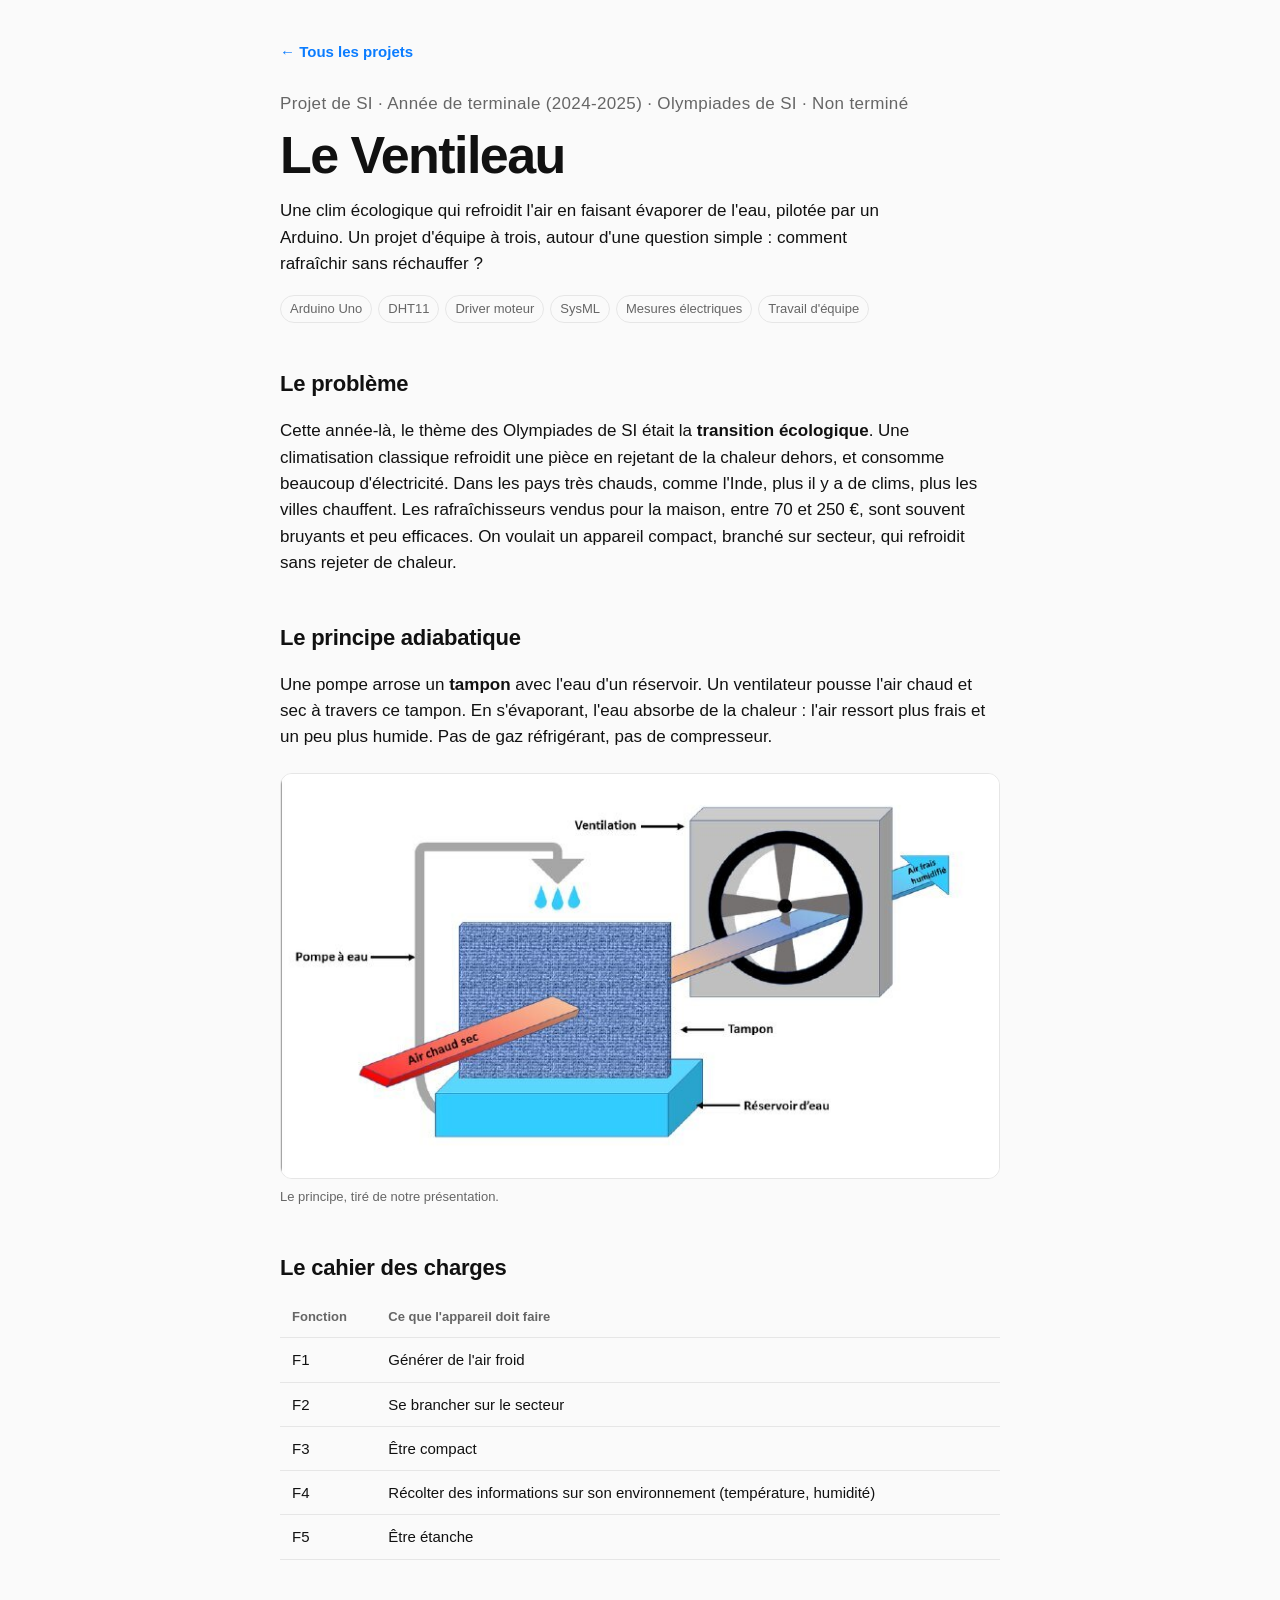
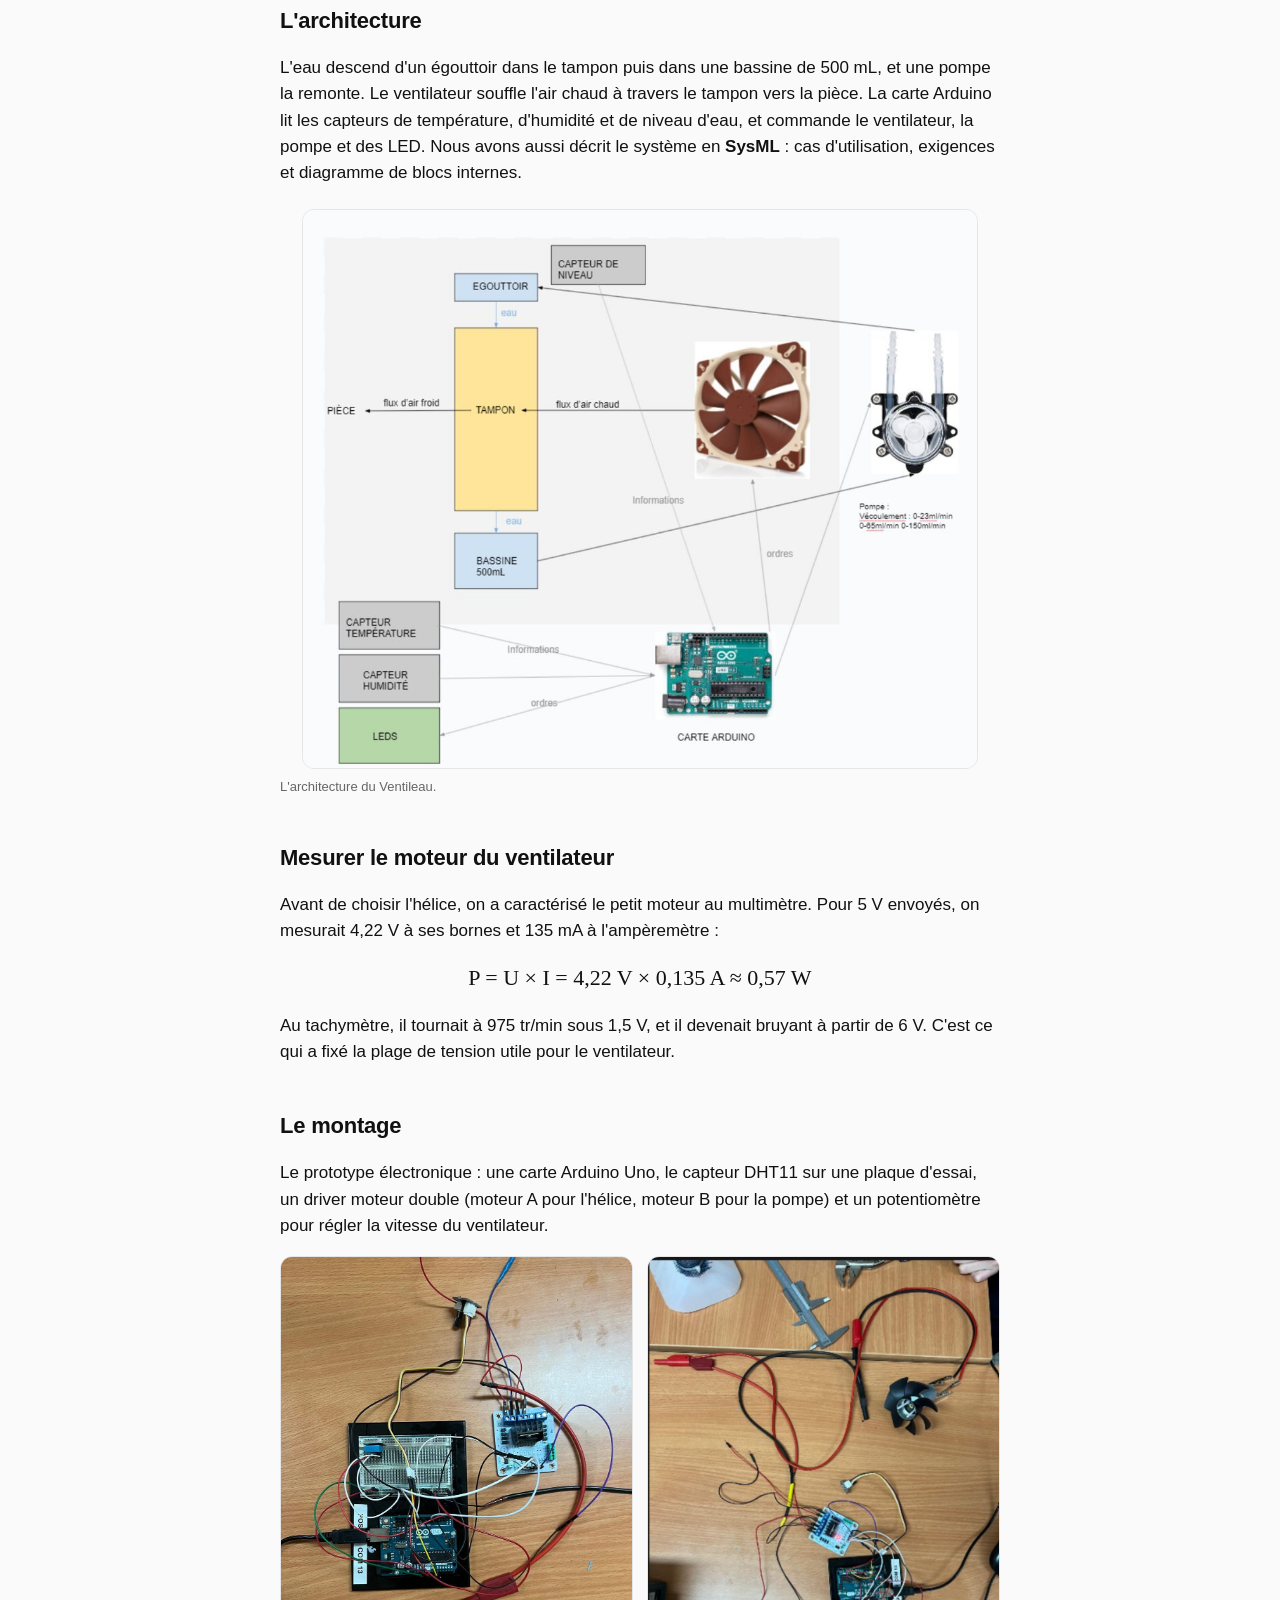
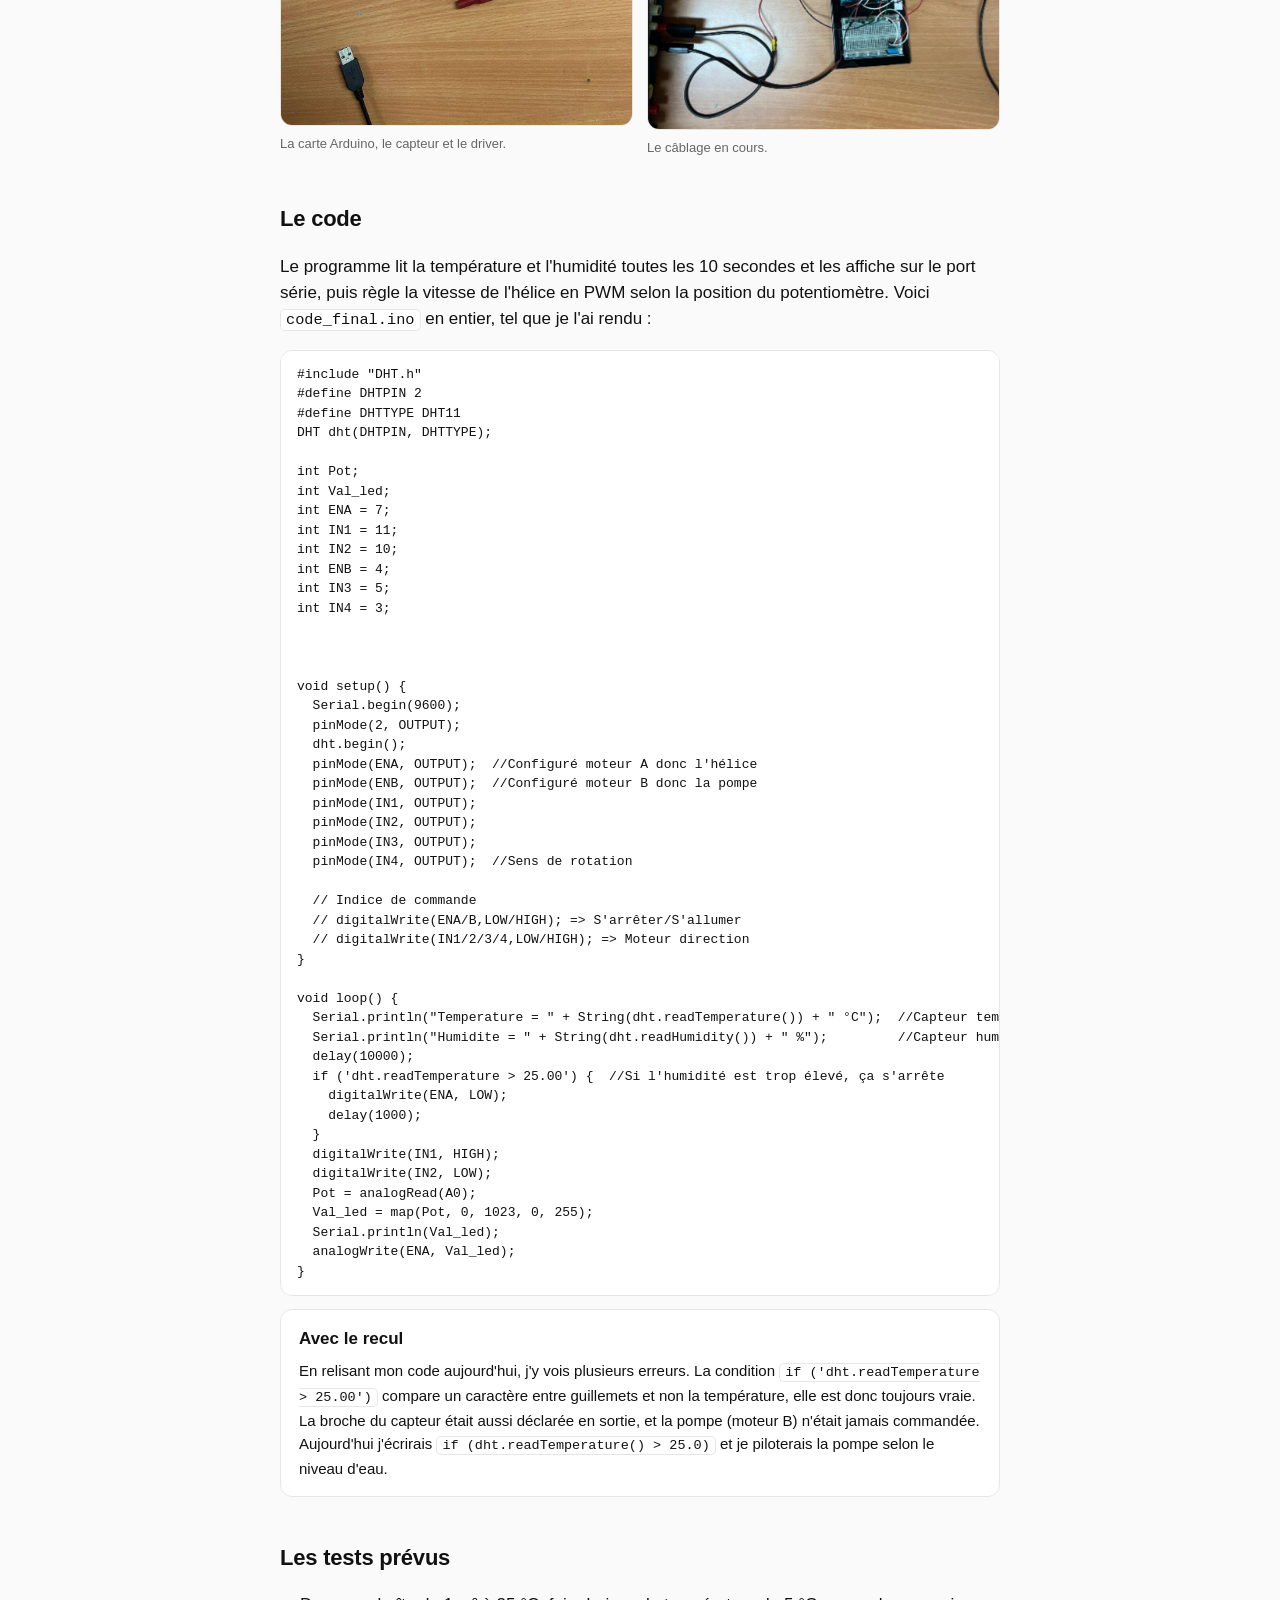
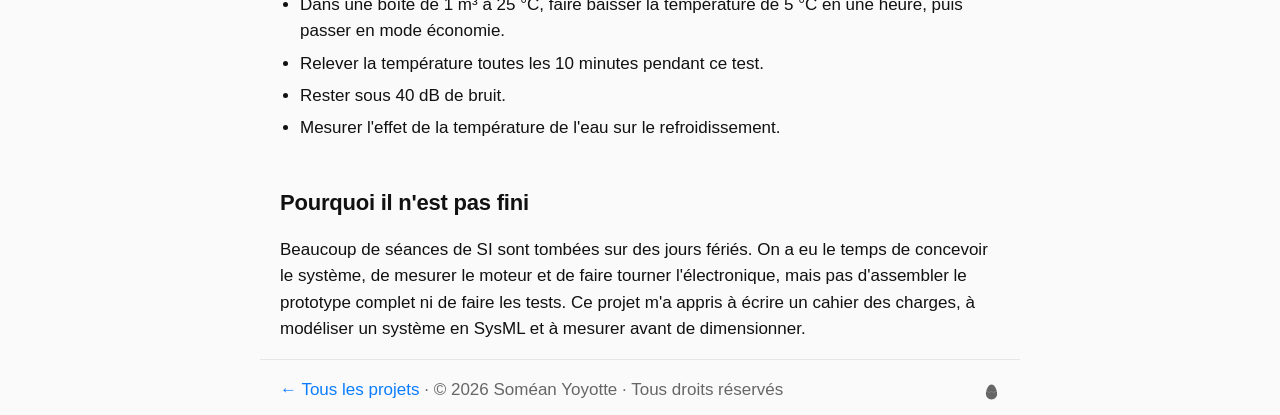
<file: clim.html>
<!doctype html>
<html lang="fr">
<head>
<meta charset="utf-8">
<meta name="viewport" content="width=device-width, initial-scale=1">
<title>Le Ventileau · Soméan Yoyotte</title>
<meta name="description" content="Le Ventileau : un rafraîchisseur d'air adiabatique piloté par Arduino, projet de SI de Terminale pour les Olympiades de SI.">
<link rel="stylesheet" href="style.css?v=15">
<link rel="stylesheet" href="extras.css?v=6">
</head>
<body class="page">
<main class="wrap narrow">
  <a class="back" href="index.html">← Tous les projets</a>
  <p class="kicker">Projet de SI · Année de terminale (2024-2025) · Olympiades de SI · Non terminé</p>
  <h1>Le Ventileau</h1>
  <p class="lead">Une clim écologique qui refroidit l'air en faisant évaporer de l'eau, pilotée par un Arduino. Un projet d'équipe à trois, autour d'une question simple : comment rafraîchir sans réchauffer ?</p>
  <ul class="tags big"><li>Arduino Uno</li><li>DHT11</li><li>Driver moteur</li><li>SysML</li><li>Mesures électriques</li><li>Travail d'équipe</li></ul>

  <h2>Le problème</h2>
  <p>Cette année-là, le thème des Olympiades de SI était la <b>transition écologique</b>. Une climatisation classique refroidit une pièce en rejetant de la chaleur dehors, et consomme beaucoup d'électricité. Dans les pays très chauds, comme l'Inde, plus il y a de clims, plus les villes chauffent. Les rafraîchisseurs vendus pour la maison, entre 70 et 250 €, sont souvent bruyants et peu efficaces. On voulait un appareil compact, branché sur secteur, qui refroidit sans rejeter de chaleur.</p>

  <h2>Le principe adiabatique</h2>
  <p>Une pompe arrose un <b>tampon</b> avec l'eau d'un réservoir. Un ventilateur pousse l'air chaud et sec à travers ce tampon. En s'évaporant, l'eau absorbe de la chaleur : l'air ressort plus frais et un peu plus humide. Pas de gaz réfrigérant, pas de compresseur.</p>
  <figure><img src="images/clim-principe.jpg" alt="Schéma du système adiabatique : pompe à eau, tampon imbibé, ventilation, réservoir d'eau, air chaud sec en entrée et air frais humidifié en sortie" loading="lazy"><figcaption>Le principe, tiré de notre présentation.</figcaption></figure>

  <h2>Le cahier des charges</h2>
  <table>
    <tr><th>Fonction</th><th>Ce que l'appareil doit faire</th></tr>
    <tr><td>F1</td><td>Générer de l'air froid</td></tr>
    <tr><td>F2</td><td>Se brancher sur le secteur</td></tr>
    <tr><td>F3</td><td>Être compact</td></tr>
    <tr><td>F4</td><td>Récolter des informations sur son environnement (température, humidité)</td></tr>
    <tr><td>F5</td><td>Être étanche</td></tr>
  </table>

  <h2>L'architecture</h2>
  <p>L'eau descend d'un égouttoir dans le tampon puis dans une bassine de 500 mL, et une pompe la remonte. Le ventilateur souffle l'air chaud à travers le tampon vers la pièce. La carte Arduino lit les capteurs de température, d'humidité et de niveau d'eau, et commande le ventilateur, la pompe et des LED. Nous avons aussi décrit le système en <b>SysML</b> : cas d'utilisation, exigences et diagramme de blocs internes.</p>
  <figure><img src="images/clim-architecture.jpg" alt="Schéma d'architecture : égouttoir, tampon, bassine de 500 mL, ventilateur, pompe, capteur de niveau, capteurs de température et d'humidité, LED et carte Arduino" loading="lazy"><figcaption>L'architecture du Ventileau.</figcaption></figure>

  <h2>Mesurer le moteur du ventilateur</h2>
  <p>Avant de choisir l'hélice, on a caractérisé le petit moteur au multimètre. Pour 5 V envoyés, on mesurait 4,22 V à ses bornes et 135 mA à l'ampèremètre :</p>
  <p class="formula">P = U × I = 4,22 V × 0,135 A ≈ 0,57 W</p>
  <p>Au tachymètre, il tournait à 975 tr/min sous 1,5 V, et il devenait bruyant à partir de 6 V. C'est ce qui a fixé la plage de tension utile pour le ventilateur.</p>

  <h2>Le montage</h2>
  <p>Le prototype électronique : une carte Arduino Uno, le capteur DHT11 sur une plaque d'essai, un driver moteur double (moteur A pour l'hélice, moteur B pour la pompe) et un potentiomètre pour régler la vitesse du ventilateur.</p>
  <div class="gallery">
    <figure><img src="images/clim.jpg" alt="Montage du prototype : carte Arduino Uno, plaque d'essai avec capteur, driver moteur et potentiomètre" loading="lazy"><figcaption>La carte Arduino, le capteur et le driver.</figcaption></figure>
    <figure><img src="images/clim-montage.jpg" alt="Autre vue du montage électronique du Ventileau" loading="lazy"><figcaption>Le câblage en cours.</figcaption></figure>
  </div>

  <h2>Le code</h2>
  <p>Le programme lit la température et l'humidité toutes les 10 secondes et les affiche sur le port série, puis règle la vitesse de l'hélice en PWM selon la position du potentiomètre. Voici <code>code_final.ino</code> en entier, tel que je l'ai rendu :</p>
<pre><code>#include "DHT.h"
#define DHTPIN 2
#define DHTTYPE DHT11
DHT dht(DHTPIN, DHTTYPE);

int Pot;
int Val_led;
int ENA = 7;
int IN1 = 11;
int IN2 = 10;
int ENB = 4;
int IN3 = 5;
int IN4 = 3;



void setup() {
  Serial.begin(9600);
  pinMode(2, OUTPUT);
  dht.begin();
  pinMode(ENA, OUTPUT);  //Configuré moteur A donc l'hélice
  pinMode(ENB, OUTPUT);  //Configuré moteur B donc la pompe
  pinMode(IN1, OUTPUT);
  pinMode(IN2, OUTPUT);
  pinMode(IN3, OUTPUT);
  pinMode(IN4, OUTPUT);  //Sens de rotation

  // Indice de commande
  // digitalWrite(ENA/B,LOW/HIGH); =&gt; S'arrêter/S'allumer
  // digitalWrite(IN1/2/3/4,LOW/HIGH); =&gt; Moteur direction
}

void loop() {
  Serial.println("Temperature = " + String(dht.readTemperature()) + " °C");  //Capteur temp
  Serial.println("Humidite = " + String(dht.readHumidity()) + " %");         //Capteur humidité
  delay(10000);
  if ('dht.readTemperature &gt; 25.00') {  //Si l'humidité est trop élevé, ça s'arrête
    digitalWrite(ENA, LOW);
    delay(1000);
  }
  digitalWrite(IN1, HIGH);
  digitalWrite(IN2, LOW);
  Pot = analogRead(A0);
  Val_led = map(Pot, 0, 1023, 0, 255);
  Serial.println(Val_led);
  analogWrite(ENA, Val_led);
}
</code></pre>
  <div class="issues">
    <div><h3>Avec le recul</h3><p>En relisant mon code aujourd'hui, j'y vois plusieurs erreurs. La condition <code>if ('dht.readTemperature &gt; 25.00')</code> compare un caractère entre guillemets et non la température, elle est donc toujours vraie. La broche du capteur était aussi déclarée en sortie, et la pompe (moteur B) n'était jamais commandée. Aujourd'hui j'écrirais <code>if (dht.readTemperature() &gt; 25.0)</code> et je piloterais la pompe selon le niveau d'eau.</p></div>
  </div>

  <h2>Les tests prévus</h2>
  <ul class="plain">
    <li>Dans une boîte de 1 m³ à 25 °C, faire baisser la température de 5 °C en une heure, puis passer en mode économie.</li>
    <li>Relever la température toutes les 10 minutes pendant ce test.</li>
    <li>Rester sous 40 dB de bruit.</li>
    <li>Mesurer l'effet de la température de l'eau sur le refroidissement.</li>
  </ul>

  <h2>Pourquoi il n'est pas fini</h2>
  <p>Beaucoup de séances de SI sont tombées sur des jours fériés. On a eu le temps de concevoir le système, de mesurer le moteur et de faire tourner l'électronique, mais pas d'assembler le prototype complet ni de faire les tests. Ce projet m'a appris à écrire un cahier des charges, à modéliser un système en SysML et à mesurer avant de dimensionner.</p>
</main>
<footer class="wrap narrow"><p><a href="index.html">← Tous les projets</a> · © 2026 Soméan Yoyotte · Tous droits réservés</p></footer>
<script src="extras.js?v=9"></script>
</body>
</html>
</file>
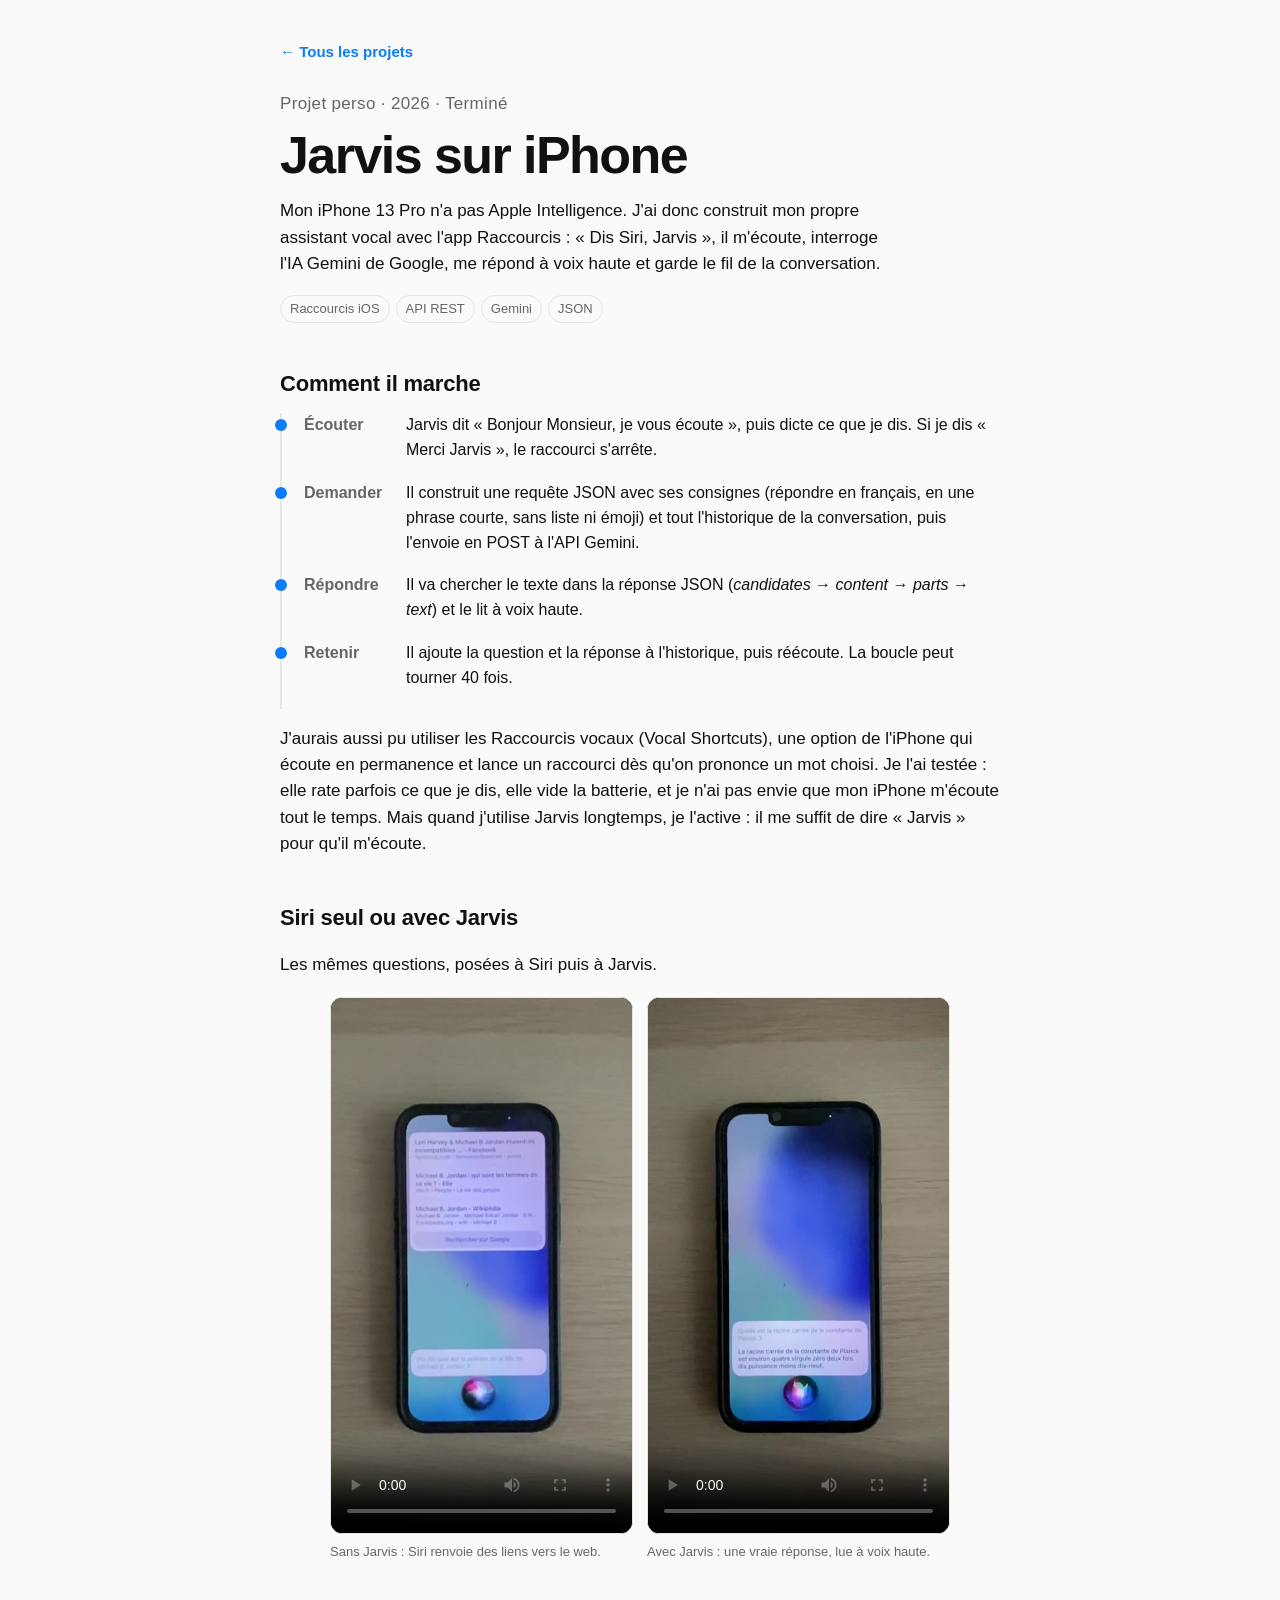
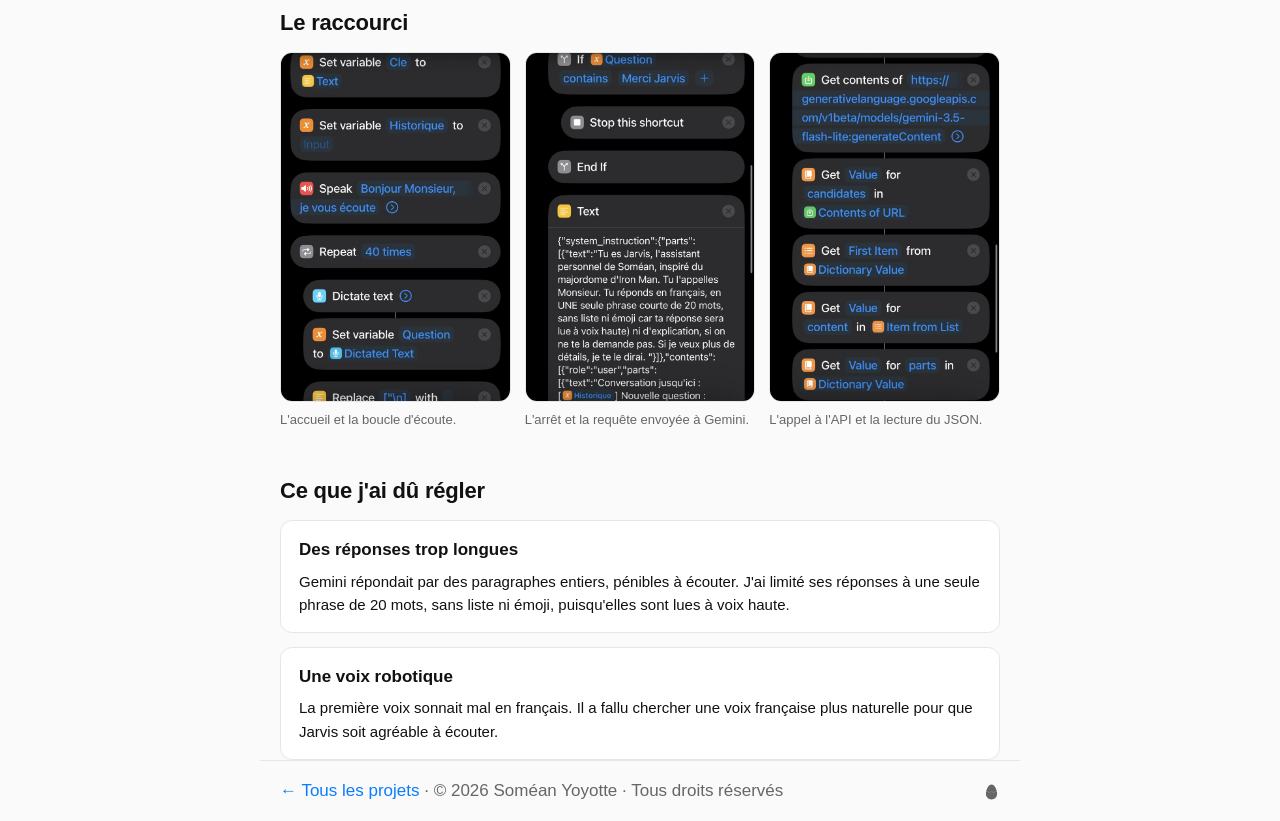
<file: jarvis-iphone.html>
<!doctype html>
<html lang="fr">
<head>
<meta charset="utf-8">
<meta name="viewport" content="width=device-width, initial-scale=1">
<title>Jarvis sur iPhone · Soméan Yoyotte</title>
<meta name="description" content="Un assistant vocal fait maison sur iPhone, avec l'app Raccourcis et l'API Gemini.">
<link rel="stylesheet" href="style.css?v=15">
<link rel="stylesheet" href="extras.css?v=6">
</head>
<body class="page">
<main class="wrap narrow">
  <a class="back" href="index.html">← Tous les projets</a>
  <p class="kicker">Projet perso · 2026 · Terminé</p>
  <h1>Jarvis sur iPhone</h1>
  <p class="lead">Mon iPhone 13 Pro n'a pas Apple Intelligence. J'ai donc construit mon propre assistant vocal avec l'app Raccourcis : « Dis Siri, Jarvis », il m'écoute, interroge l'IA Gemini de Google, me répond à voix haute et garde le fil de la conversation.</p>
  <ul class="tags big"><li>Raccourcis iOS</li><li>API REST</li><li>Gemini</li><li>JSON</li></ul>

  <h2>Comment il marche</h2>
  <ol class="timeline days">
    <li><span>Écouter</span><p>Jarvis dit « Bonjour Monsieur, je vous écoute », puis dicte ce que je dis. Si je dis « Merci Jarvis », le raccourci s'arrête.</p></li>
    <li><span>Demander</span><p>Il construit une requête JSON avec ses consignes (répondre en français, en une phrase courte, sans liste ni émoji) et tout l'historique de la conversation, puis l'envoie en POST à l'API Gemini.</p></li>
    <li><span>Répondre</span><p>Il va chercher le texte dans la réponse JSON (<i>candidates</i> → <i>content</i> → <i>parts</i> → <i>text</i>) et le lit à voix haute.</p></li>
    <li><span>Retenir</span><p>Il ajoute la question et la réponse à l'historique, puis réécoute. La boucle peut tourner 40 fois.</p></li>
  </ol>

  <p>J'aurais aussi pu utiliser les Raccourcis vocaux (Vocal Shortcuts), une option de l'iPhone qui écoute en permanence et lance un raccourci dès qu'on prononce un mot choisi. Je l'ai testée : elle rate parfois ce que je dis, elle vide la batterie, et je n'ai pas envie que mon iPhone m'écoute tout le temps. Mais quand j'utilise Jarvis longtemps, je l'active : il me suffit de dire « Jarvis » pour qu'il m'écoute.</p>

  <h2>Siri seul ou avec Jarvis</h2>
  <p>Les mêmes questions, posées à Siri puis à Jarvis.</p>
  <div class="gallery" style="max-width:620px;margin:18px auto 0;grid-template-columns:1fr 1fr">
    <figure><video src="videos/siri-seul.mp4" poster="images/siri-seul-cover.jpg" controls playsinline preload="metadata"></video><figcaption>Sans Jarvis : Siri renvoie des liens vers le web.</figcaption></figure>
    <figure><video src="videos/jarvis-iphone.mp4" poster="images/jarvis-iphone-video-cover.jpg" controls playsinline preload="metadata"></video><figcaption>Avec Jarvis : une vraie réponse, lue à voix haute.</figcaption></figure>
  </div>

  <h2>Le raccourci</h2>
  <div class="gallery three">
    <figure><img src="images/jarvis-iphone-1.jpg" alt="Raccourci Jarvis : variables Cle et Historique, message d'accueil, boucle de 40 tours et dictée" loading="lazy"><figcaption>L'accueil et la boucle d'écoute.</figcaption></figure>
    <figure><img src="images/jarvis-iphone-2.jpg" alt="Raccourci Jarvis : arrêt sur « Merci Jarvis » et requête JSON avec les consignes de Jarvis" loading="lazy"><figcaption>L'arrêt et la requête envoyée à Gemini.</figcaption></figure>
    <figure><img src="images/jarvis-iphone-3.jpg" alt="Raccourci Jarvis : appel de l'API Gemini et lecture de la réponse JSON" loading="lazy"><figcaption>L'appel à l'API et la lecture du JSON.</figcaption></figure>
  </div>

  <h2>Ce que j'ai dû régler</h2>
  <div class="issues">
    <div><h3>Des réponses trop longues</h3><p>Gemini répondait par des paragraphes entiers, pénibles à écouter. J'ai limité ses réponses à une seule phrase de 20 mots, sans liste ni émoji, puisqu'elles sont lues à voix haute.</p></div>
    <div><h3>Une voix robotique</h3><p>La première voix sonnait mal en français. Il a fallu chercher une voix française plus naturelle pour que Jarvis soit agréable à écouter.</p></div>
  </div>
</main>
<footer class="wrap narrow"><p><a href="index.html">← Tous les projets</a> · © 2026 Soméan Yoyotte · Tous droits réservés</p></footer>
<script src="extras.js?v=9"></script>
</body>
</html>
</file>
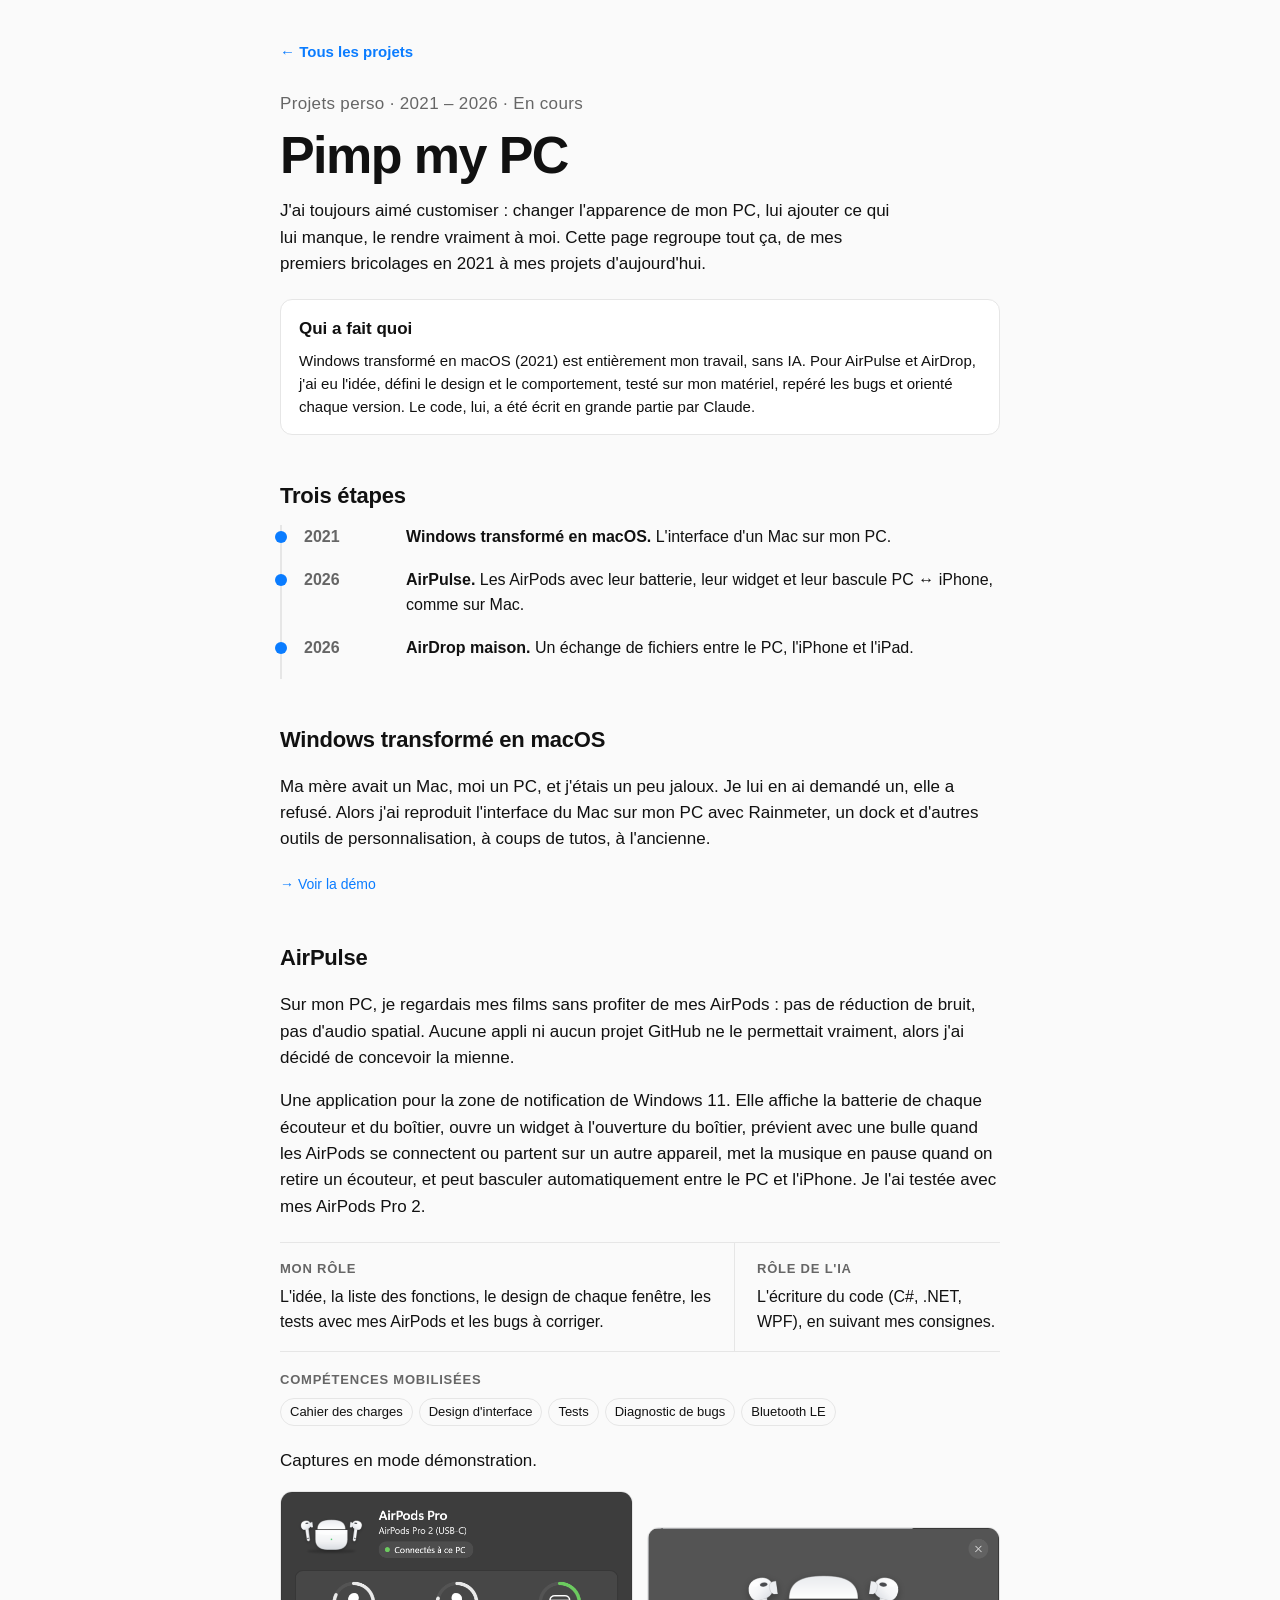
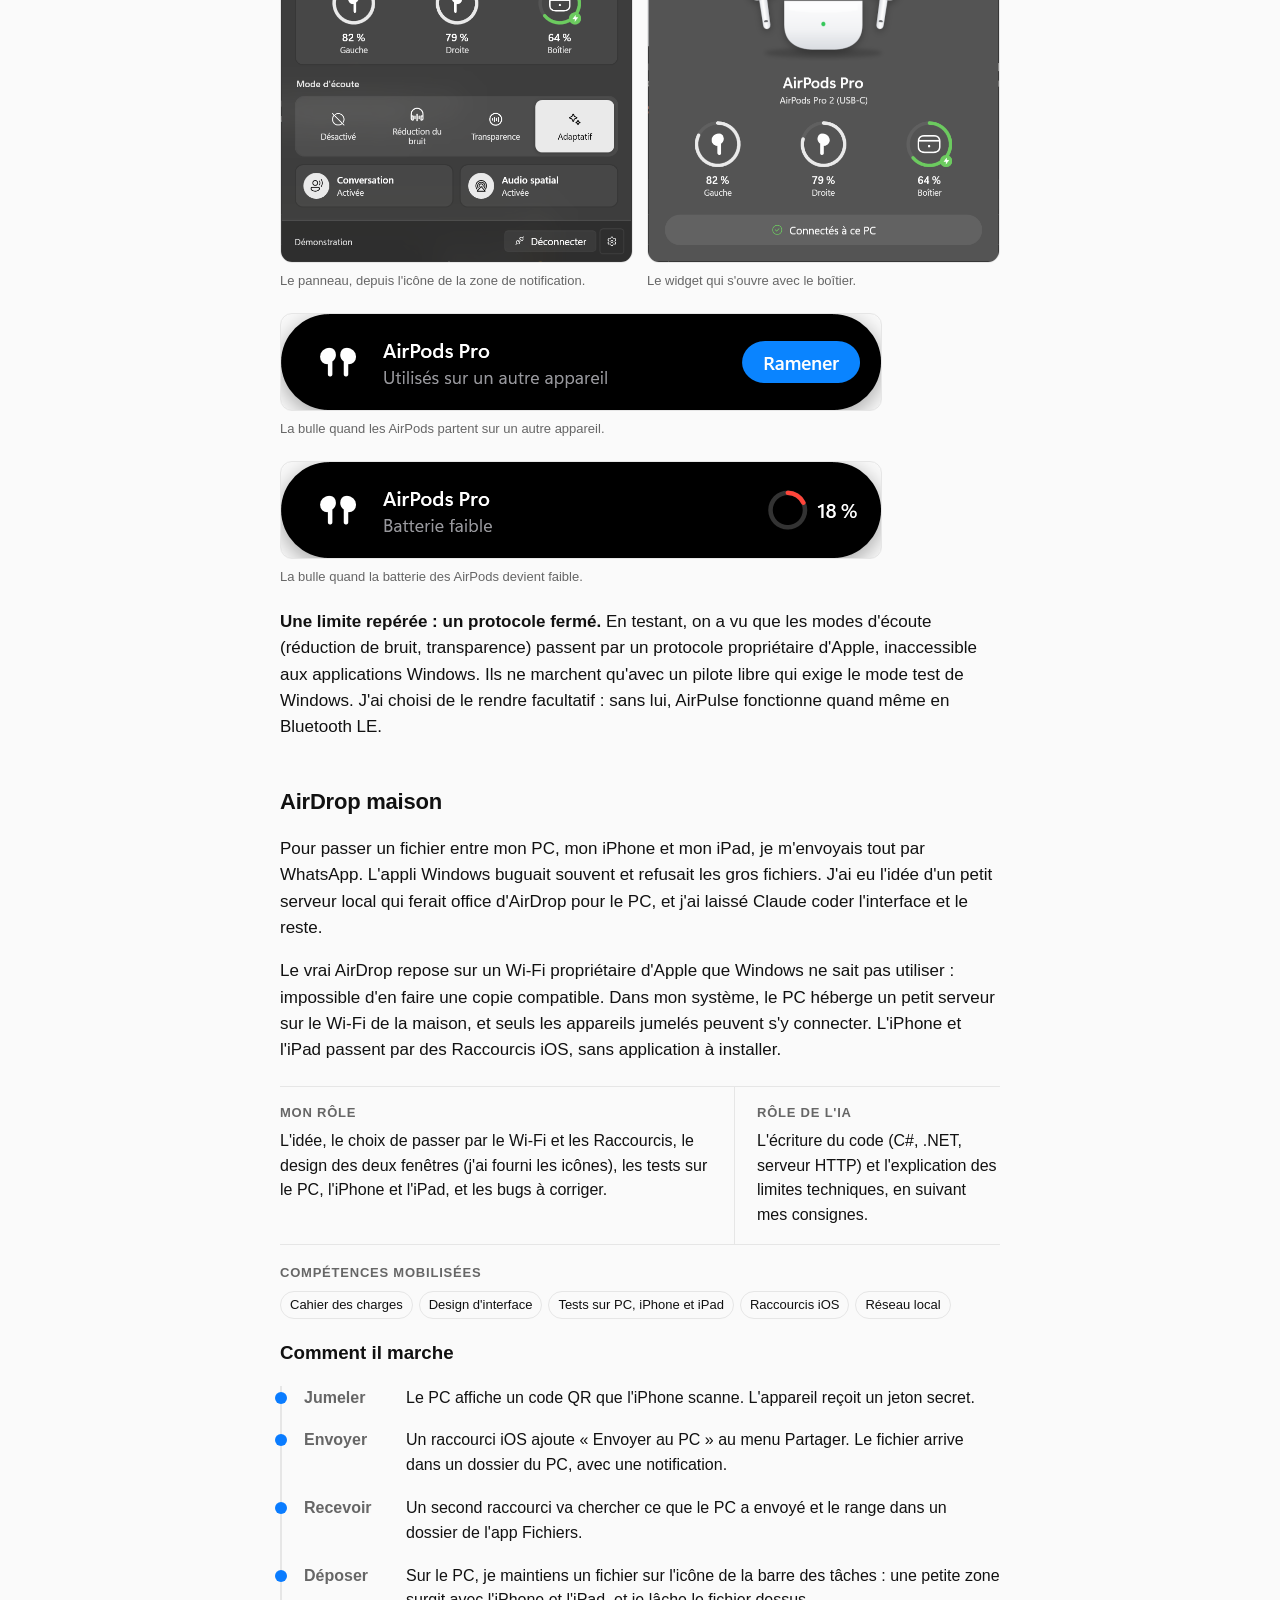
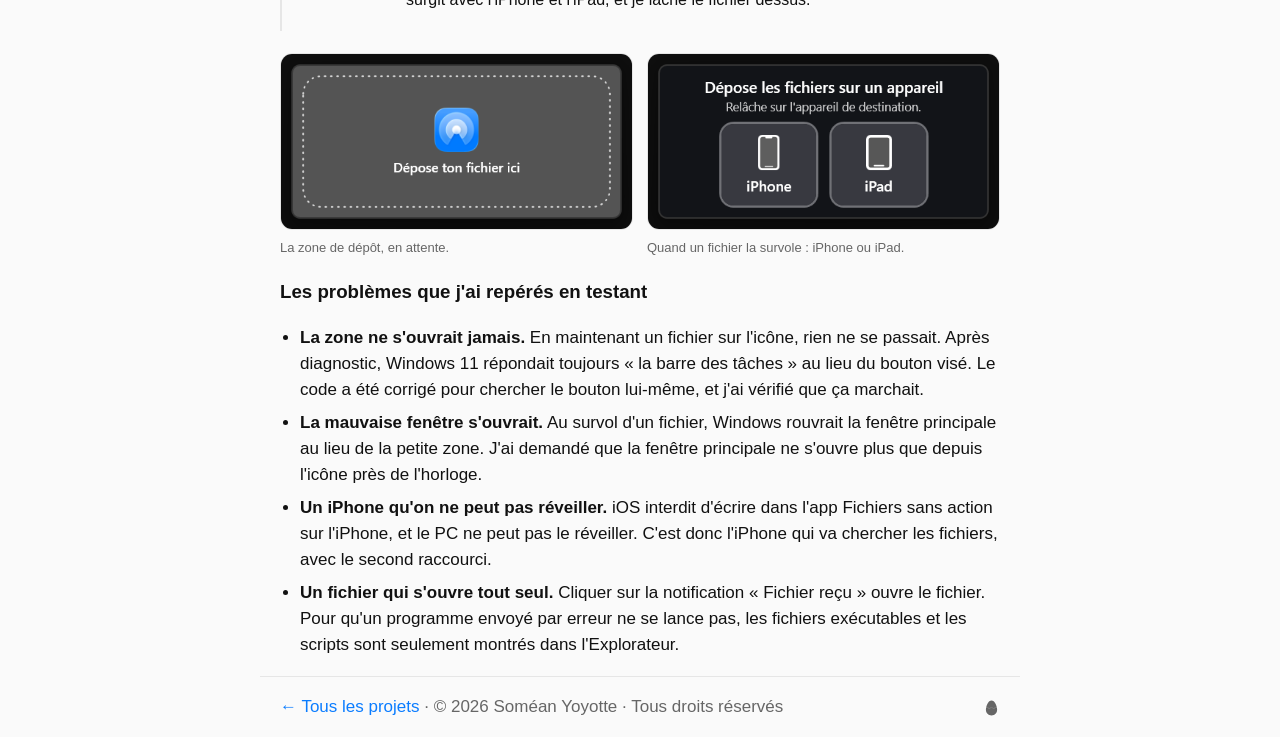
<file: pimp-my-pc.html>
<!doctype html>
<html lang="fr">
<head>
<meta charset="utf-8">
<meta name="viewport" content="width=device-width, initial-scale=1">
<title>Pimp my PC · Soméan Yoyotte</title>
<meta name="description" content="Windows transformé en macOS en 2021, puis AirPulse et un AirDrop maison, conçus et testés par moi, codés avec l'IA Claude.">
<link rel="stylesheet" href="style.css?v=15">
<link rel="stylesheet" href="extras.css?v=6">
<style>
  .roles { display: grid; grid-template-columns: 3fr 2fr; gap: 0; margin: 22px 0 6px; border-top: 1px solid var(--line); border-bottom: 1px solid var(--line); }
  .roles > div { padding: 16px 0; }
  .roles > div + div { padding-left: 22px; margin-left: 22px; border-left: 1px solid var(--line); }
  .roles h4 { margin: 0 0 6px; font-size: 13px; letter-spacing: .06em; text-transform: uppercase; color: var(--muted); }
  .roles p { margin: 0; font-size: 16px; }
  .page .skills { margin: 18px 0 0 !important; font-size: 13px; letter-spacing: .06em; text-transform: uppercase; color: var(--muted); font-weight: 700; }
  .skills-tags { margin-top: 8px; }
  .skills-tags li { color: var(--fg); font-size: 13px; }
  @media (max-width: 560px) { .roles { grid-template-columns: 1fr; } .roles > div + div { padding-left: 0; margin-left: 0; border-left: 0; border-top: 1px solid var(--line); } }
</style>
</head>
<body class="page">
<main class="wrap narrow">
  <a class="back" href="index.html">← Tous les projets</a>
  <p class="kicker">Projets perso · 2021 – 2026 · En cours</p>
  <h1>Pimp my PC</h1>
  <p class="lead">J'ai toujours aimé customiser : changer l'apparence de mon PC, lui ajouter ce qui lui manque, le rendre vraiment à moi. Cette page regroupe tout ça, de mes premiers bricolages en 2021 à mes projets d'aujourd'hui.</p>

  <div class="issues" style="margin-top:22px">
    <div><h3>Qui a fait quoi</h3><p>Windows transformé en macOS (2021) est entièrement mon travail, sans IA. Pour AirPulse et AirDrop, j'ai eu l'idée, défini le design et le comportement, testé sur mon matériel, repéré les bugs et orienté chaque version. Le code, lui, a été écrit en grande partie par Claude.</p></div>
  </div>

  <h2>Trois étapes</h2>
  <ol class="timeline days">
    <li><span>2021</span><p><b>Windows transformé en macOS.</b> L'interface d'un Mac sur mon PC.</p></li>
    <li><span>2026</span><p><b>AirPulse.</b> Les AirPods avec leur batterie, leur widget et leur bascule PC ↔ iPhone, comme sur Mac.</p></li>
    <li><span>2026</span><p><b>AirDrop maison.</b> Un échange de fichiers entre le PC, l'iPhone et l'iPad.</p></li>
  </ol>

  <h2>Windows transformé en macOS</h2>
  <p>Ma mère avait un Mac, moi un PC, et j'étais un peu jaloux. Je lui en ai demandé un, elle a refusé. Alors j'ai reproduit l'interface du Mac sur mon PC avec Rainmeter, un dock et d'autres outils de personnalisation, à coups de tutos, à l'ancienne.</p>
  <p><a class="tl-link" href="https://youtu.be/aGqY4Z3S7-4" target="_blank" rel="noopener">→ Voir la démo</a></p>

  <h2>AirPulse</h2>
  <p>Sur mon PC, je regardais mes films sans profiter de mes AirPods : pas de réduction de bruit, pas d'audio spatial. Aucune appli ni aucun projet GitHub ne le permettait vraiment, alors j'ai décidé de concevoir la mienne.</p>
  <p>Une application pour la zone de notification de Windows 11. Elle affiche la batterie de chaque écouteur et du boîtier, ouvre un widget à l'ouverture du boîtier, prévient avec une bulle quand les AirPods se connectent ou partent sur un autre appareil, met la musique en pause quand on retire un écouteur, et peut basculer automatiquement entre le PC et l'iPhone. Je l'ai testée avec mes AirPods Pro 2.</p>
  <div class="roles">
    <div><h4>Mon rôle</h4><p>L'idée, la liste des fonctions, le design de chaque fenêtre, les tests avec mes AirPods et les bugs à corriger.</p></div>
    <div><h4>Rôle de l'IA</h4><p>L'écriture du code (C#, .NET, WPF), en suivant mes consignes.</p></div>
  </div>
  <p class="skills">Compétences mobilisées</p>
  <ul class="tags skills-tags"><li>Cahier des charges</li><li>Design d'interface</li><li>Tests</li><li>Diagnostic de bugs</li><li>Bluetooth LE</li></ul>
  <p style="margin-top:22px">Captures en mode démonstration.</p>
  <div class="gallery" style="align-items:end;margin-top:14px">
    <figure><img src="images/pimp-airpulse-panneau.png" alt="Panneau AirPulse : batteries gauche, droite et boîtier, modes d'écoute, conversation et audio spatial" loading="lazy"><figcaption>Le panneau, depuis l'icône de la zone de notification.</figcaption></figure>
    <figure><img src="images/pimp-airpulse-widget.png" alt="Widget AirPulse à l'ouverture du boîtier : AirPods Pro, batteries 82 %, 79 % et 64 %" loading="lazy"><figcaption>Le widget qui s'ouvre avec le boîtier.</figcaption></figure>
  </div>
  <figure><img style="margin:0" src="images/pimp-airpulse-bulle.png" alt="Bulle AirPulse : AirPods utilisés sur un autre appareil" loading="lazy"><figcaption>La bulle quand les AirPods partent sur un autre appareil.</figcaption></figure>
  <figure><img style="margin:0" src="images/pimp-airpulse-batterie.png" alt="Bulle AirPulse : AirPods Pro, batterie faible, 18 %" loading="lazy"><figcaption>La bulle quand la batterie des AirPods devient faible.</figcaption></figure>
  <p><b>Une limite repérée : un protocole fermé.</b> En testant, on a vu que les modes d'écoute (réduction de bruit, transparence) passent par un protocole propriétaire d'Apple, inaccessible aux applications Windows. Ils ne marchent qu'avec un pilote libre qui exige le mode test de Windows. J'ai choisi de le rendre facultatif : sans lui, AirPulse fonctionne quand même en Bluetooth LE.</p>

  <h2>AirDrop maison</h2>
  <p>Pour passer un fichier entre mon PC, mon iPhone et mon iPad, je m'envoyais tout par WhatsApp. L'appli Windows buguait souvent et refusait les gros fichiers. J'ai eu l'idée d'un petit serveur local qui ferait office d'AirDrop pour le PC, et j'ai laissé Claude coder l'interface et le reste.</p>
  <p>Le vrai AirDrop repose sur un Wi-Fi propriétaire d'Apple que Windows ne sait pas utiliser : impossible d'en faire une copie compatible. Dans mon système, le PC héberge un petit serveur sur le Wi-Fi de la maison, et seuls les appareils jumelés peuvent s'y connecter. L'iPhone et l'iPad passent par des Raccourcis iOS, sans application à installer.</p>
  <div class="roles">
    <div><h4>Mon rôle</h4><p>L'idée, le choix de passer par le Wi-Fi et les Raccourcis, le design des deux fenêtres (j'ai fourni les icônes), les tests sur le PC, l'iPhone et l'iPad, et les bugs à corriger.</p></div>
    <div><h4>Rôle de l'IA</h4><p>L'écriture du code (C#, .NET, serveur HTTP) et l'explication des limites techniques, en suivant mes consignes.</p></div>
  </div>
  <p class="skills">Compétences mobilisées</p>
  <ul class="tags skills-tags"><li>Cahier des charges</li><li>Design d'interface</li><li>Tests sur PC, iPhone et iPad</li><li>Raccourcis iOS</li><li>Réseau local</li></ul>

  <h3>Comment il marche</h3>
  <ol class="timeline days">
    <li><span>Jumeler</span><p>Le PC affiche un code QR que l'iPhone scanne. L'appareil reçoit un jeton secret.</p></li>
    <li><span>Envoyer</span><p>Un raccourci iOS ajoute « Envoyer au PC » au menu Partager. Le fichier arrive dans un dossier du PC, avec une notification.</p></li>
    <li><span>Recevoir</span><p>Un second raccourci va chercher ce que le PC a envoyé et le range dans un dossier de l'app Fichiers.</p></li>
    <li><span>Déposer</span><p>Sur le PC, je maintiens un fichier sur l'icône de la barre des tâches : une petite zone surgit avec l'iPhone et l'iPad, et je lâche le fichier dessus.</p></li>
  </ol>

  <div class="gallery" style="align-items:end;margin-top:22px">
    <figure><img src="images/pimp-airdrop-attente.png" alt="Zone de dépôt en attente : cadre en pointillés et logo" loading="lazy"><figcaption>La zone de dépôt, en attente.</figcaption></figure>
    <figure><img src="images/pimp-airdrop-survol.png" alt="Zone de dépôt quand un fichier la survole : deux zones, iPhone et iPad" loading="lazy"><figcaption>Quand un fichier la survole : iPhone ou iPad.</figcaption></figure>
  </div>

  <h3>Les problèmes que j'ai repérés en testant</h3>
  <ul class="plain">
    <li><b>La zone ne s'ouvrait jamais.</b> En maintenant un fichier sur l'icône, rien ne se passait. Après diagnostic, Windows 11 répondait toujours « la barre des tâches » au lieu du bouton visé. Le code a été corrigé pour chercher le bouton lui-même, et j'ai vérifié que ça marchait.</li>
    <li><b>La mauvaise fenêtre s'ouvrait.</b> Au survol d'un fichier, Windows rouvrait la fenêtre principale au lieu de la petite zone. J'ai demandé que la fenêtre principale ne s'ouvre plus que depuis l'icône près de l'horloge.</li>
    <li><b>Un iPhone qu'on ne peut pas réveiller.</b> iOS interdit d'écrire dans l'app Fichiers sans action sur l'iPhone, et le PC ne peut pas le réveiller. C'est donc l'iPhone qui va chercher les fichiers, avec le second raccourci.</li>
    <li><b>Un fichier qui s'ouvre tout seul.</b> Cliquer sur la notification « Fichier reçu » ouvre le fichier. Pour qu'un programme envoyé par erreur ne se lance pas, les fichiers exécutables et les scripts sont seulement montrés dans l'Explorateur.</li>
  </ul>
</main>
<footer class="wrap narrow"><p><a href="index.html">← Tous les projets</a> · © 2026 Soméan Yoyotte · Tous droits réservés</p></footer>
<script src="extras.js?v=9"></script>
</body>
</html>
</file>
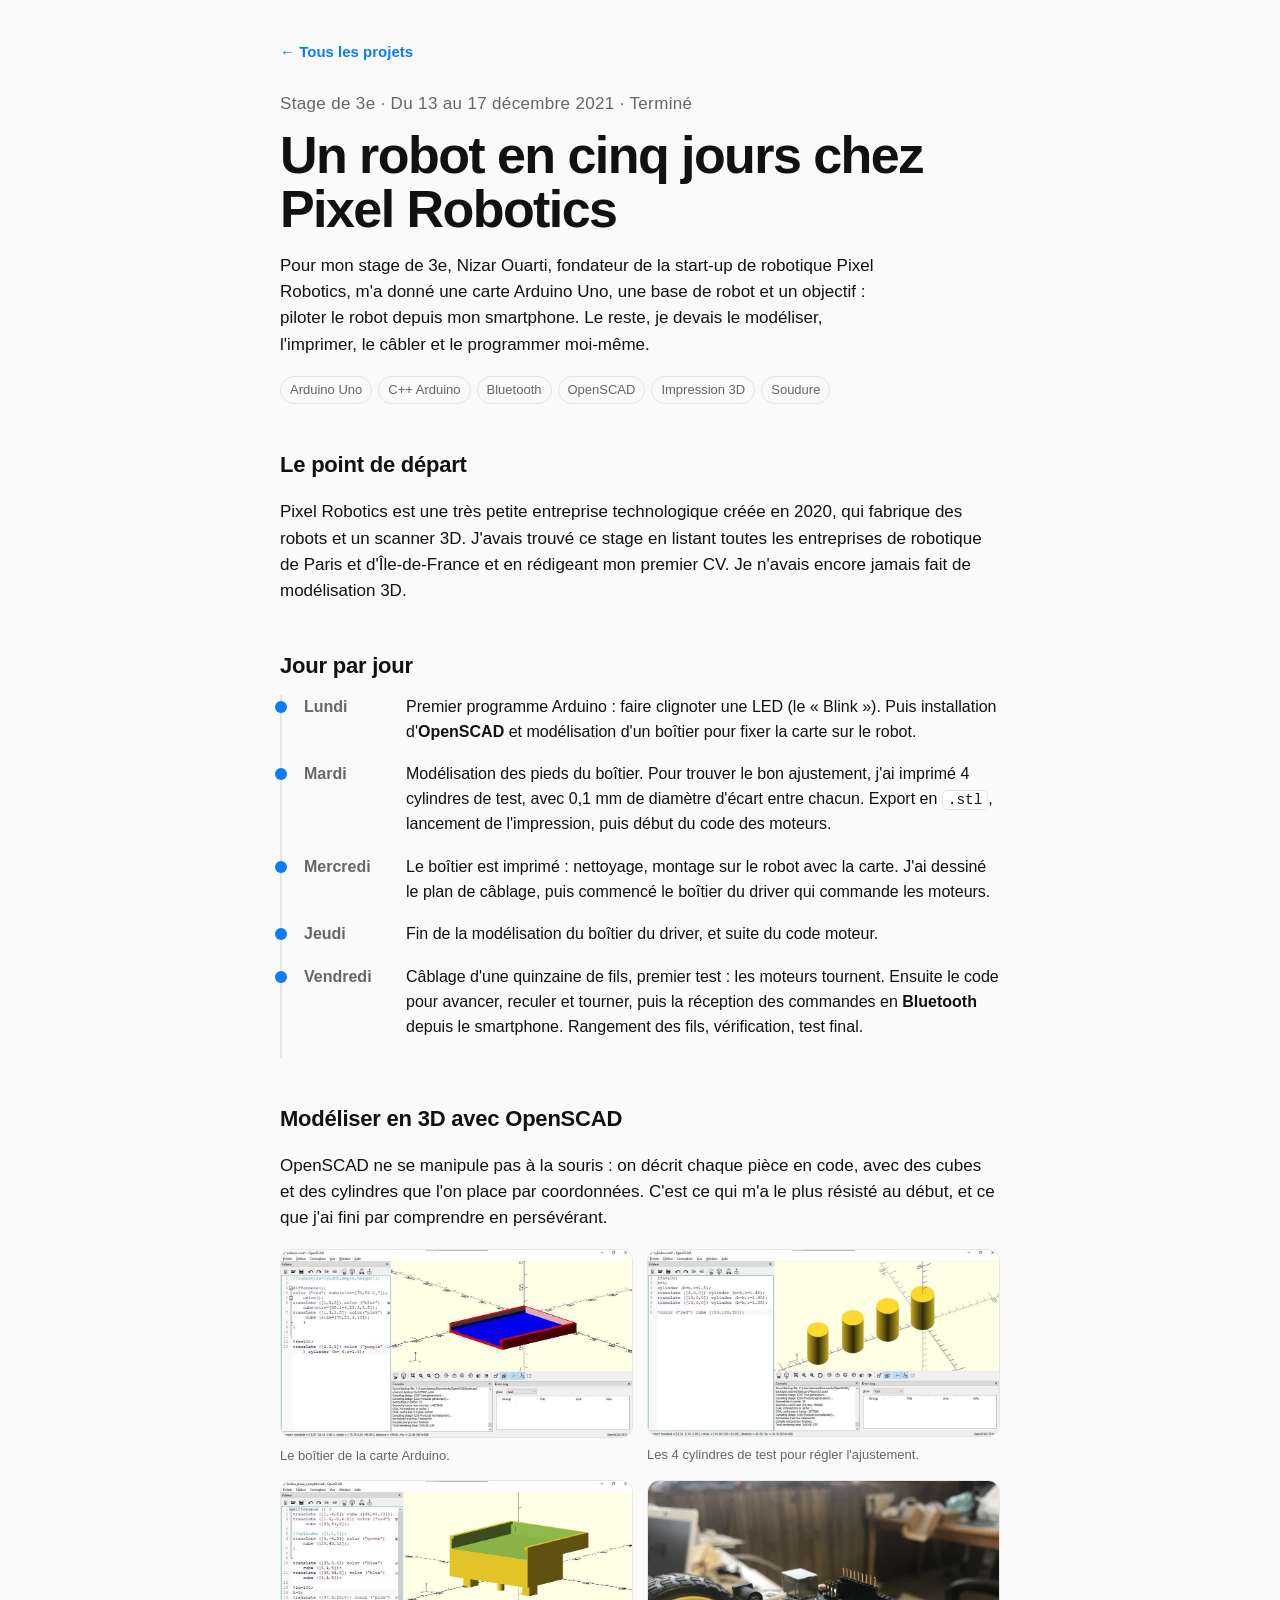
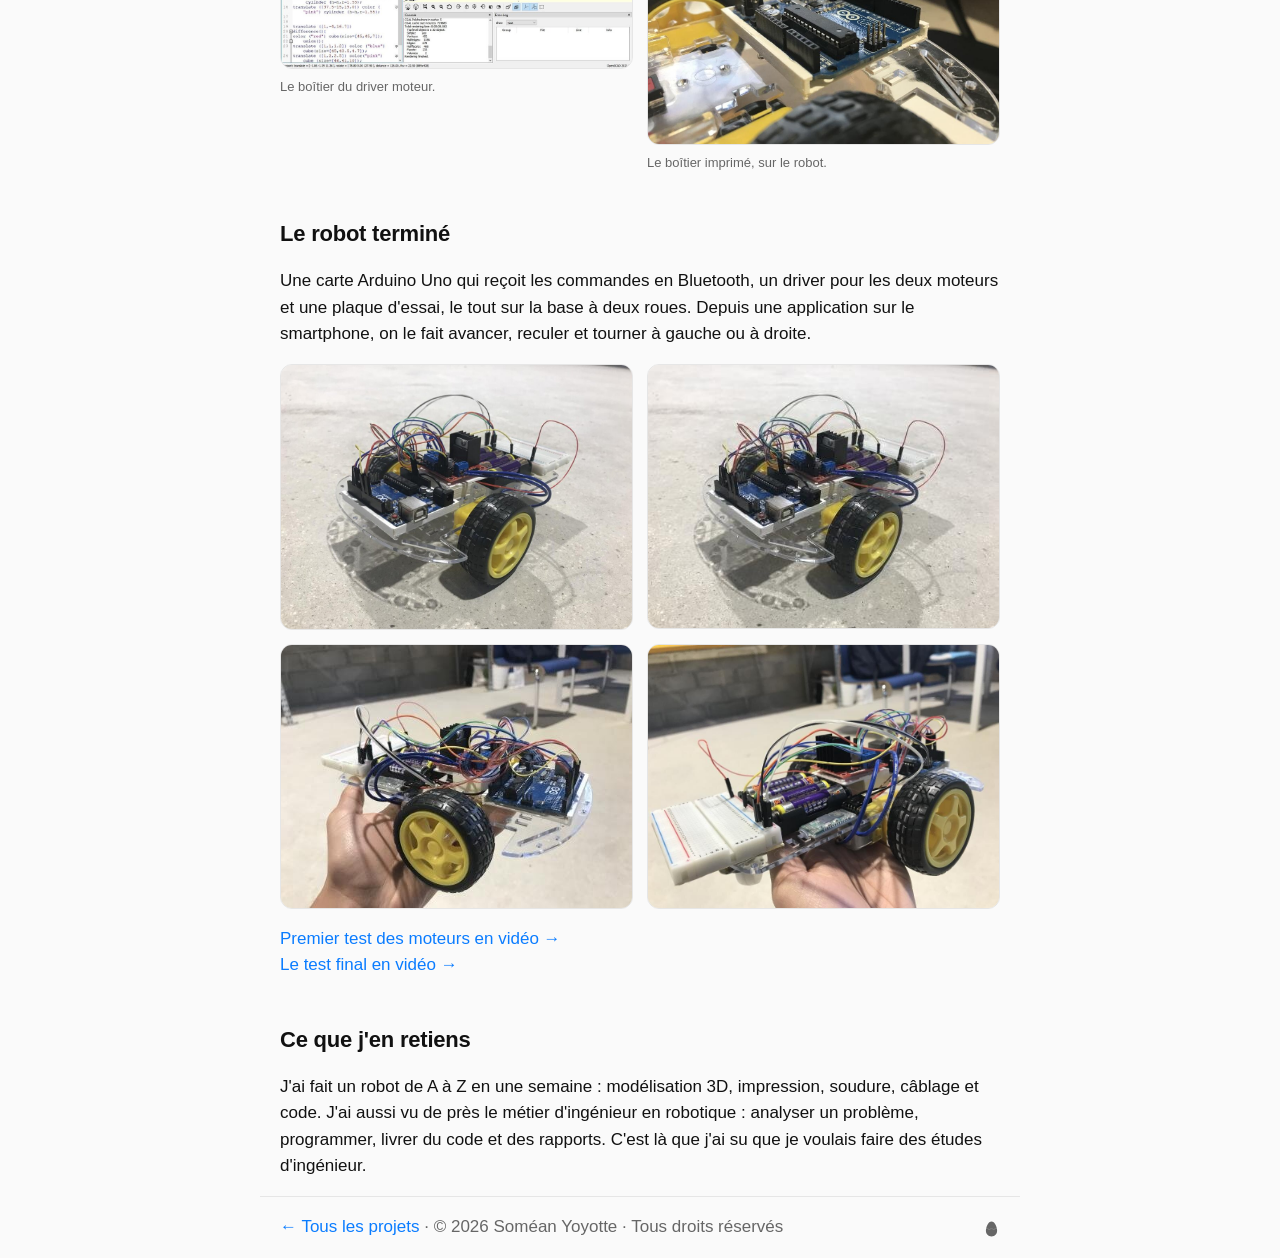
<file: pixel.html>
<!doctype html>
<html lang="fr">
<head>
<meta charset="utf-8">
<meta name="viewport" content="width=device-width, initial-scale=1">
<title>Robot chez Pixel Robotics · Soméan Yoyotte</title>
<meta name="description" content="Stage de 3e chez Pixel Robotics : concevoir, imprimer en 3D, câbler et programmer en cinq jours un robot piloté en Bluetooth depuis un smartphone.">
<link rel="stylesheet" href="style.css?v=15">
<link rel="stylesheet" href="extras.css?v=6">
</head>
<body class="page">
<main class="wrap narrow">
  <a class="back" href="index.html">← Tous les projets</a>
  <p class="kicker">Stage de 3e · Du 13 au 17 décembre 2021 · Terminé</p>
  <h1>Un robot en cinq jours chez Pixel Robotics</h1>
  <p class="lead">Pour mon stage de 3e, Nizar Ouarti, fondateur de la start-up de robotique Pixel Robotics, m'a donné une carte Arduino Uno, une base de robot et un objectif : piloter le robot depuis mon smartphone. Le reste, je devais le modéliser, l'imprimer, le câbler et le programmer moi-même.</p>
  <ul class="tags big"><li>Arduino Uno</li><li>C++ Arduino</li><li>Bluetooth</li><li>OpenSCAD</li><li>Impression 3D</li><li>Soudure</li></ul>

  <h2>Le point de départ</h2>
  <p>Pixel Robotics est une très petite entreprise technologique créée en 2020, qui fabrique des robots et un scanner 3D. J'avais trouvé ce stage en listant toutes les entreprises de robotique de Paris et d'Île-de-France et en rédigeant mon premier CV. Je n'avais encore jamais fait de modélisation 3D.</p>

  <h2>Jour par jour</h2>
  <ol class="timeline days">
    <li><span>Lundi</span><p>Premier programme Arduino : faire clignoter une LED (le « Blink »). Puis installation d'<b>OpenSCAD</b> et modélisation d'un boîtier pour fixer la carte sur le robot.</p></li>
    <li><span>Mardi</span><p>Modélisation des pieds du boîtier. Pour trouver le bon ajustement, j'ai imprimé 4 cylindres de test, avec 0,1 mm de diamètre d'écart entre chacun. Export en <code>.stl</code>, lancement de l'impression, puis début du code des moteurs.</p></li>
    <li><span>Mercredi</span><p>Le boîtier est imprimé : nettoyage, montage sur le robot avec la carte. J'ai dessiné le plan de câblage, puis commencé le boîtier du driver qui commande les moteurs.</p></li>
    <li><span>Jeudi</span><p>Fin de la modélisation du boîtier du driver, et suite du code moteur.</p></li>
    <li><span>Vendredi</span><p>Câblage d'une quinzaine de fils, premier test : les moteurs tournent. Ensuite le code pour avancer, reculer et tourner, puis la réception des commandes en <b>Bluetooth</b> depuis le smartphone. Rangement des fils, vérification, test final.</p></li>
  </ol>

  <h2>Modéliser en 3D avec OpenSCAD</h2>
  <p>OpenSCAD ne se manipule pas à la souris : on décrit chaque pièce en code, avec des cubes et des cylindres que l'on place par coordonnées. C'est ce qui m'a le plus résisté au début, et ce que j'ai fini par comprendre en persévérant.</p>
  <div class="gallery">
    <figure><img src="images/pixel-openscad-boitier.jpg" alt="Capture d'OpenSCAD : code et rendu du boîtier de la carte Arduino" loading="lazy"><figcaption>Le boîtier de la carte Arduino.</figcaption></figure>
    <figure><img src="images/pixel-openscad-cylindres.jpg" alt="Capture d'OpenSCAD : quatre cylindres de diamètres légèrement différents" loading="lazy"><figcaption>Les 4 cylindres de test pour régler l'ajustement.</figcaption></figure>
    <figure><img src="images/pixel-openscad-driver.jpg" alt="Capture d'OpenSCAD : boîtier jaune du driver moteur avec ses pieds" loading="lazy"><figcaption>Le boîtier du driver moteur.</figcaption></figure>
    <figure><img src="images/pixel-carte.jpg" alt="Le boîtier imprimé, monté sur le robot avec la carte Arduino Uno" loading="lazy"><figcaption>Le boîtier imprimé, sur le robot.</figcaption></figure>
  </div>

  <h2>Le robot terminé</h2>
  <p>Une carte Arduino Uno qui reçoit les commandes en Bluetooth, un driver pour les deux moteurs et une plaque d'essai, le tout sur la base à deux roues. Depuis une application sur le smartphone, on le fait avancer, reculer et tourner à gauche ou à droite.</p>
  <div class="gallery">
    <figure><img src="images/pixel-final-1.jpg" alt="Le robot terminé, vu de trois quarts" loading="lazy"></figure>
    <figure><img src="images/pixel-final-2.jpg" alt="Le robot terminé, vu de côté avec le câblage" loading="lazy"></figure>
    <figure><img src="images/pixel-main.jpg" alt="Le robot tenu dans la main, vu de côté" loading="lazy"></figure>
    <figure><img src="images/pixel-final-3.jpg" alt="Le robot tenu dans la main, vu de l'avant avec la plaque d'essai" loading="lazy"></figure>
  </div>
  <p><a href="https://bit.ly/3E4rT14">Premier test des moteurs en vidéo →</a><br><a href="https://bit.ly/3sNtAxN">Le test final en vidéo →</a></p>

  <h2>Ce que j'en retiens</h2>
  <p>J'ai fait un robot de A à Z en une semaine : modélisation 3D, impression, soudure, câblage et code. J'ai aussi vu de près le métier d'ingénieur en robotique : analyser un problème, programmer, livrer du code et des rapports. C'est là que j'ai su que je voulais faire des études d'ingénieur.</p>
</main>
<footer class="wrap narrow"><p><a href="index.html">← Tous les projets</a> · © 2026 Soméan Yoyotte · Tous droits réservés</p></footer>
<script src="extras.js?v=9"></script>
</body>
</html>
</file>
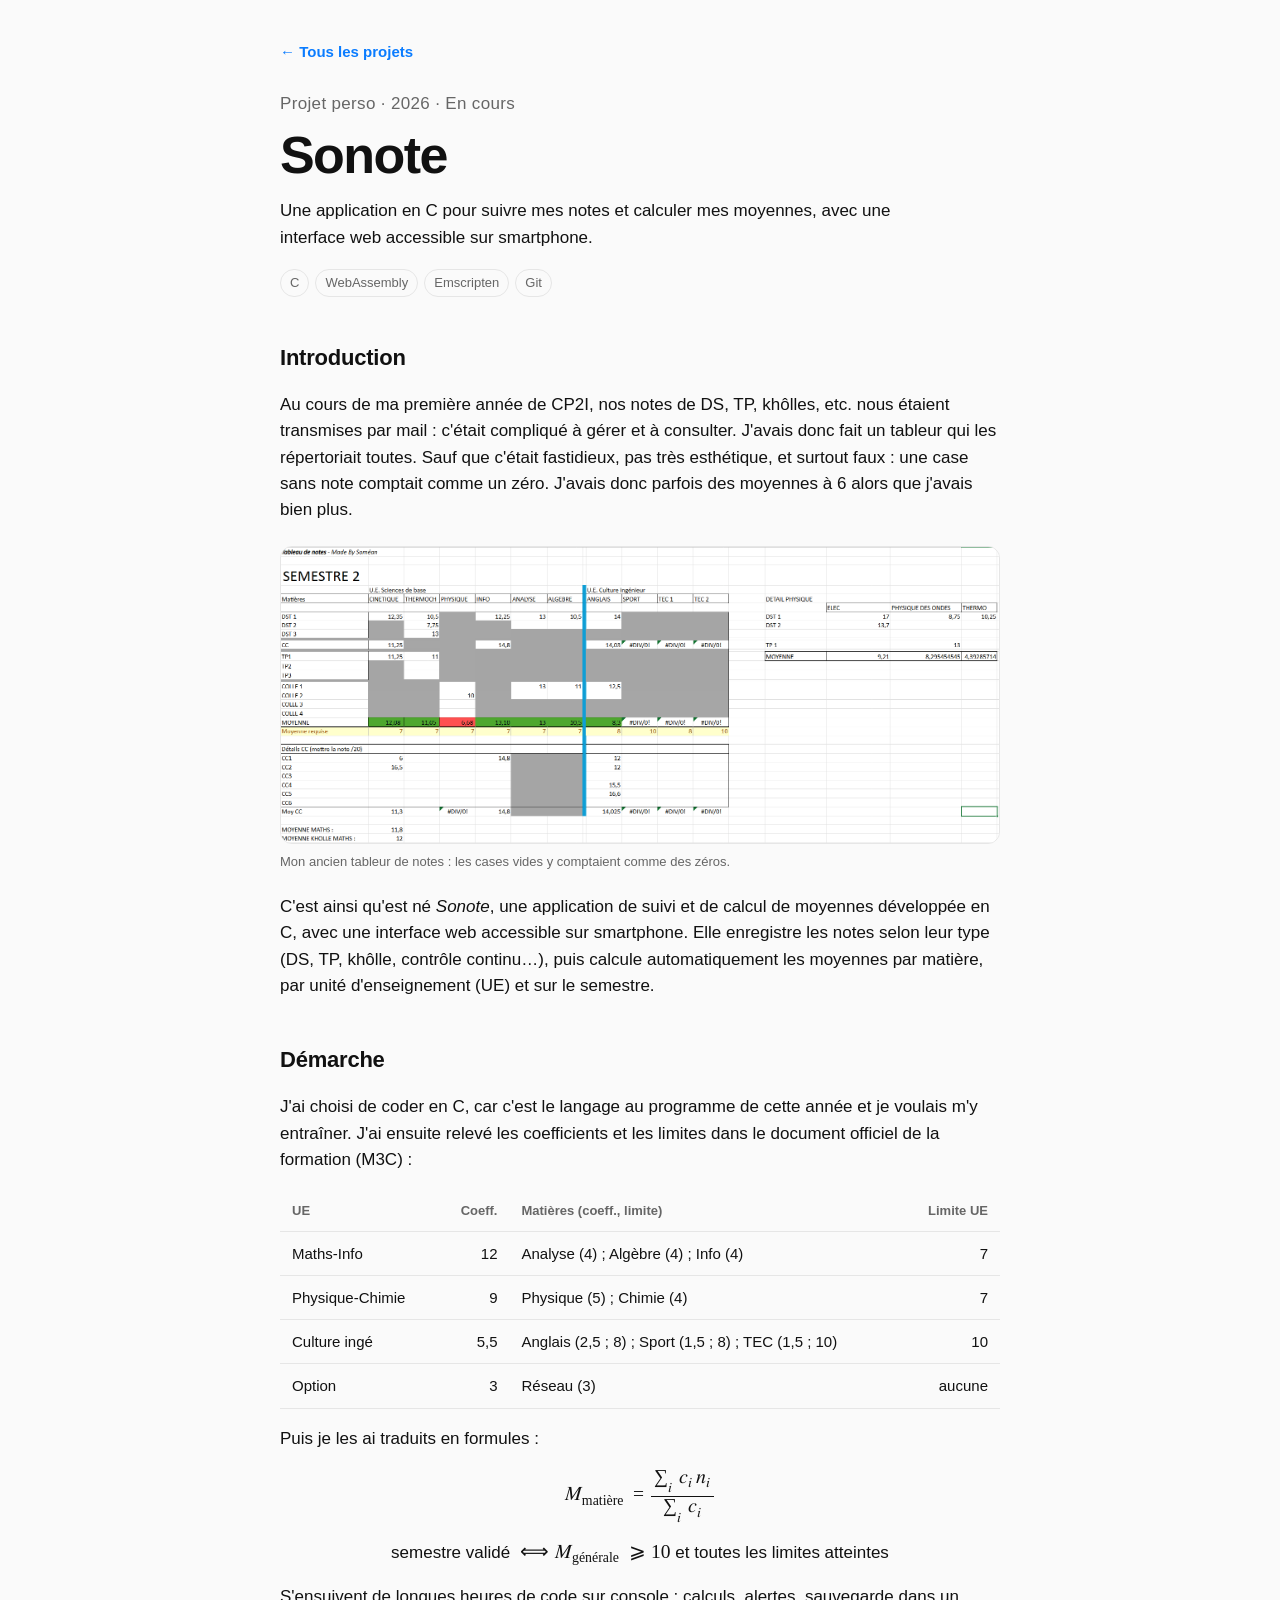
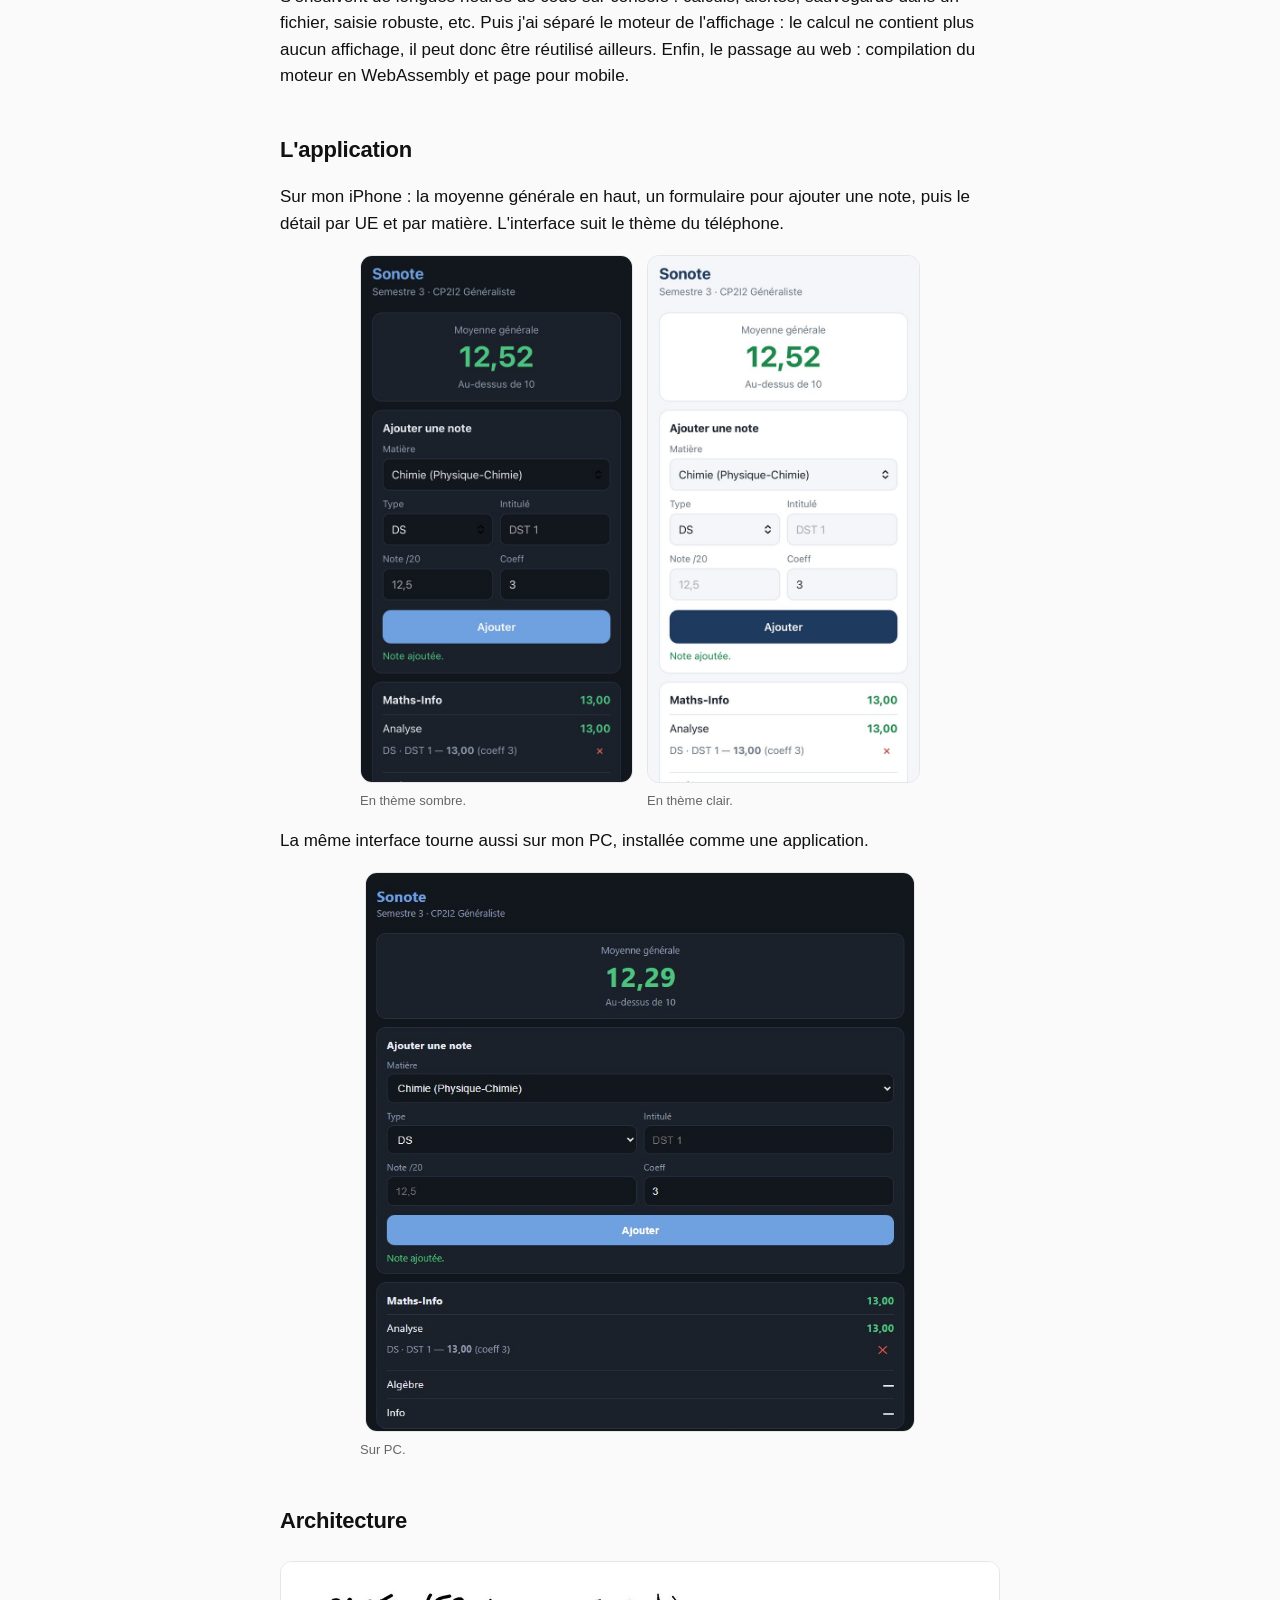
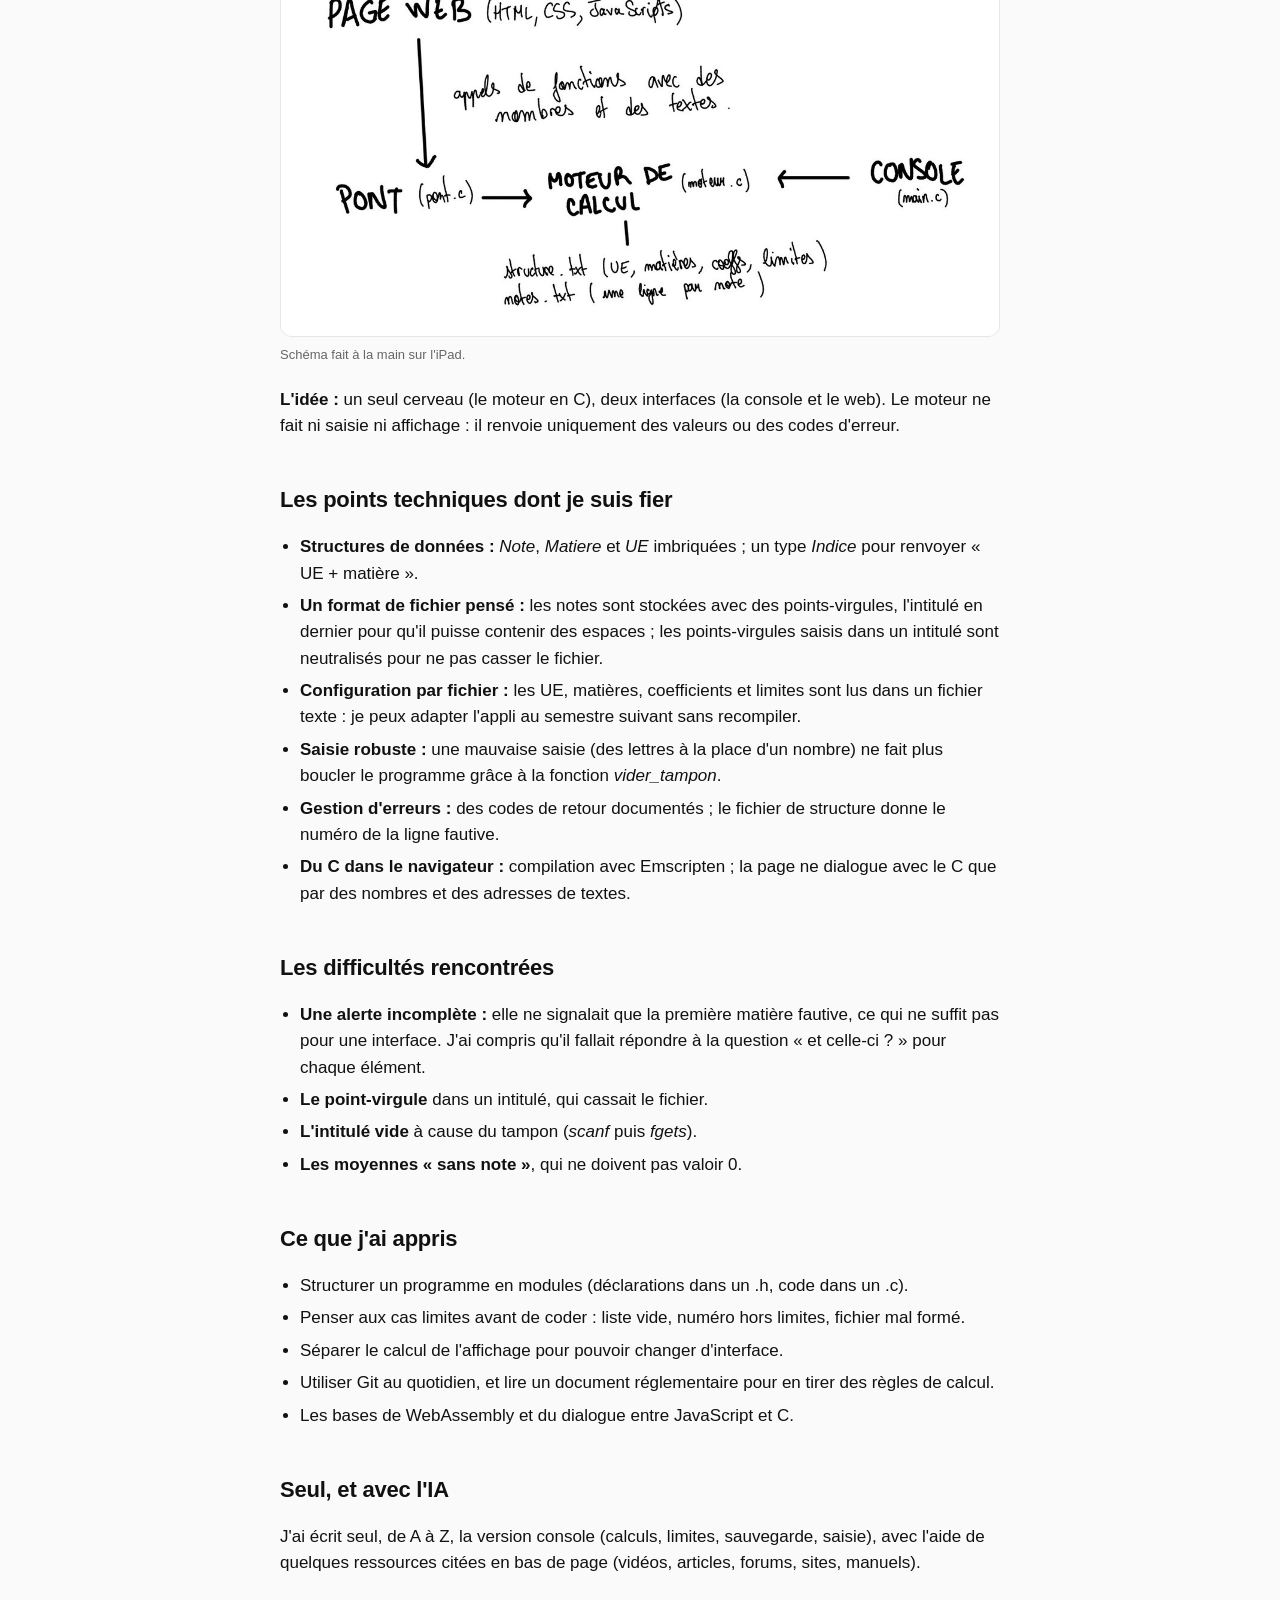
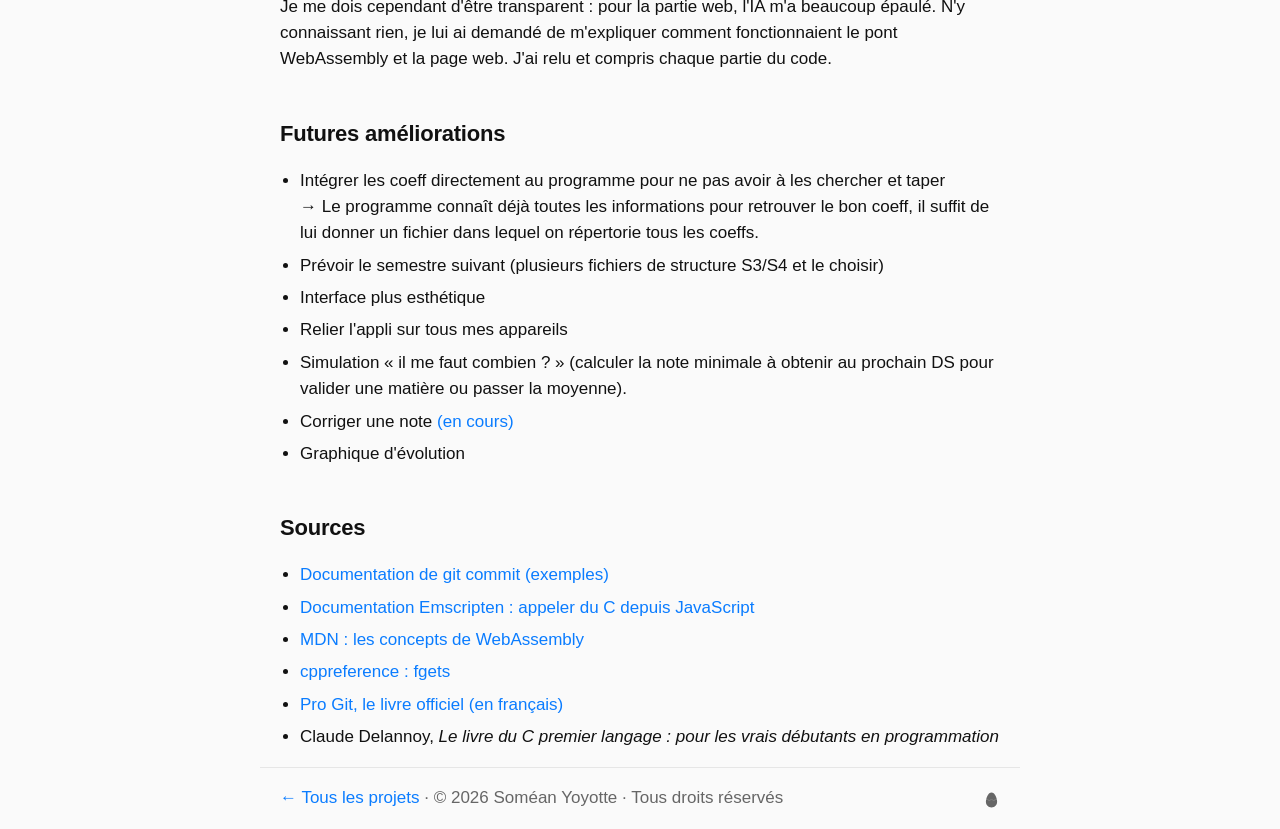
<file: sonote.html>
<!doctype html>
<html lang="fr">
<head>
<meta charset="utf-8">
<meta name="viewport" content="width=device-width, initial-scale=1">
<title>Sonote · Soméan Yoyotte</title>
<meta name="description" content="Sonote, une application en C pour suivre mes notes et calculer mes moyennes, avec une interface web sur smartphone.">
<link rel="stylesheet" href="style.css?v=15">
<link rel="stylesheet" href="extras.css?v=6">
<style>
  .math { text-align: center; margin: 18px 0; font-size: 20px; }
  .math math { font-size: 1.15em; }
</style>
</head>
<body class="page">
<main class="wrap narrow">
  <a class="back" href="index.html">← Tous les projets</a>
  <p class="kicker">Projet perso · 2026 · En cours</p>
  <h1>Sonote</h1>
  <p class="lead">Une application en C pour suivre mes notes et calculer mes moyennes, avec une interface web accessible sur smartphone.</p>
  <ul class="tags big"><li>C</li><li>WebAssembly</li><li>Emscripten</li><li>Git</li></ul>

  <h2>Introduction</h2>
  <p>Au cours de ma première année de CP2I, nos notes de DS, TP, khôlles, etc. nous étaient transmises par mail : c'était compliqué à gérer et à consulter. J'avais donc fait un tableur qui les répertoriait toutes. Sauf que c'était fastidieux, pas très esthétique, et surtout faux : une case sans note comptait comme un zéro. J'avais donc parfois des moyennes à 6 alors que j'avais bien plus.</p>
  <figure><img src="images/sonote-tableur.png" alt="Ancien tableur de notes du semestre 2 : notes de DST, CC, TP et khôlles par matière, avec les moyennes en couleur" loading="lazy"><figcaption>Mon ancien tableur de notes : les cases vides y comptaient comme des zéros.</figcaption></figure>
  <p>C'est ainsi qu'est né <i>Sonote</i>, une application de suivi et de calcul de moyennes développée en C, avec une interface web accessible sur smartphone. Elle enregistre les notes selon leur type (DS, TP, khôlle, contrôle continu…), puis calcule automatiquement les moyennes par matière, par unité d'enseignement (UE) et sur le semestre.</p>

  <h2>Démarche</h2>
  <p>J'ai choisi de coder en C, car c'est le langage au programme de cette année et je voulais m'y entraîner. J'ai ensuite relevé les coefficients et les limites dans le document officiel de la formation (M3C) :</p>
  <table>
    <tr><th>UE</th><th class="num">Coeff.</th><th>Matières (coeff., limite)</th><th class="num">Limite UE</th></tr>
    <tr><td>Maths-Info</td><td class="num">12</td><td>Analyse (4) ; Algèbre (4) ; Info (4)</td><td class="num">7</td></tr>
    <tr><td>Physique-Chimie</td><td class="num">9</td><td>Physique (5) ; Chimie (4)</td><td class="num">7</td></tr>
    <tr><td>Culture ingé</td><td class="num">5,5</td><td>Anglais (2,5 ; 8) ; Sport (1,5 ; 8) ; TEC (1,5 ; 10)</td><td class="num">10</td></tr>
    <tr><td>Option</td><td class="num">3</td><td>Réseau (3)</td><td class="num">aucune</td></tr>
  </table>
  <p>Puis je les ai traduits en formules :</p>
  <p class="math"><math display="block"><msub><mi>M</mi><mtext>matière</mtext></msub><mo>=</mo><mfrac><mrow><munder><mo>∑</mo><mi>i</mi></munder><msub><mi>c</mi><mi>i</mi></msub><msub><mi>n</mi><mi>i</mi></msub></mrow><mrow><munder><mo>∑</mo><mi>i</mi></munder><msub><mi>c</mi><mi>i</mi></msub></mrow></mfrac></math></p>
  <p class="math">semestre validé <math><mo>⟺</mo><msub><mi>M</mi><mtext>générale</mtext></msub><mo>⩾</mo><mn>10</mn></math> et toutes les limites atteintes</p>
  <p>S'ensuivent de longues heures de code sur console : calculs, alertes, sauvegarde dans un fichier, saisie robuste, etc. Puis j'ai séparé le moteur de l'affichage : le calcul ne contient plus aucun affichage, il peut donc être réutilisé ailleurs. Enfin, le passage au web : compilation du moteur en WebAssembly et page pour mobile.</p>

  <h2>L'application</h2>
  <p>Sur mon iPhone : la moyenne générale en haut, un formulaire pour ajouter une note, puis le détail par UE et par matière. L'interface suit le thème du téléphone.</p>
  <div class="gallery" style="max-width:560px;margin:18px auto 0;grid-template-columns:1fr 1fr">
    <figure><img src="images/sonote-appli-sombre.jpg" alt="Sonote en thème sombre : moyenne générale 12,52, formulaire Ajouter une note, UE Maths-Info à 13,00" loading="lazy"><figcaption>En thème sombre.</figcaption></figure>
    <figure><img src="images/sonote-appli-clair.jpg" alt="Sonote en thème clair : moyenne générale 12,52, formulaire Ajouter une note, UE Maths-Info à 13,00" loading="lazy"><figcaption>En thème clair.</figcaption></figure>
  </div>
  <p>La même interface tourne aussi sur mon PC, installée comme une application.</p>
  <figure style="max-width:560px;margin:18px auto 0"><img src="images/sonote-appli-pc.jpg" alt="Sonote sur PC : moyenne générale 12,29, formulaire Ajouter une note, UE Maths-Info à 13,00" loading="lazy"><figcaption>Sur PC.</figcaption></figure>

  <h2>Architecture</h2>
  <figure><picture><source srcset="images/sonote-architecture-sombre.jpg" media="(prefers-color-scheme: dark)"><img src="images/sonote-architecture-clair.jpg" alt="Schéma : la page web appelle le pont (pont.c) avec des nombres et des adresses de textes ; le pont et la console appellent le moteur de calcul (moteur.c), qui lit structure.txt et notes.txt" loading="lazy"></picture><figcaption>Schéma fait à la main sur l'iPad.</figcaption></figure>
  <p><b>L'idée :</b> un seul cerveau (le moteur en C), deux interfaces (la console et le web). Le moteur ne fait ni saisie ni affichage : il renvoie uniquement des valeurs ou des codes d'erreur.</p>

  <h2>Les points techniques dont je suis fier</h2>
  <ul class="plain">
    <li><b>Structures de données&nbsp;:</b> <i>Note</i>, <i>Matiere</i> et <i>UE</i> imbriquées ; un type <i>Indice</i> pour renvoyer « UE + matière ».</li>
    <li><b>Un format de fichier pensé&nbsp;:</b> les notes sont stockées avec des points-virgules, l'intitulé en dernier pour qu'il puisse contenir des espaces ; les points-virgules saisis dans un intitulé sont neutralisés pour ne pas casser le fichier.</li>
    <li><b>Configuration par fichier&nbsp;:</b> les UE, matières, coefficients et limites sont lus dans un fichier texte : je peux adapter l'appli au semestre suivant sans recompiler.</li>
    <li><b>Saisie robuste&nbsp;:</b> une mauvaise saisie (des lettres à la place d'un nombre) ne fait plus boucler le programme grâce à la fonction <i>vider_tampon</i>.</li>
    <li><b>Gestion d'erreurs&nbsp;:</b> des codes de retour documentés ; le fichier de structure donne le numéro de la ligne fautive.</li>
    <li><b>Du C dans le navigateur&nbsp;:</b> compilation avec Emscripten ; la page ne dialogue avec le C que par des nombres et des adresses de textes.</li>
  </ul>

  <h2>Les difficultés rencontrées</h2>
  <ul class="plain">
    <li><b>Une alerte incomplète&nbsp;:</b> elle ne signalait que la première matière fautive, ce qui ne suffit pas pour une interface. J'ai compris qu'il fallait répondre à la question « et celle-ci ? » pour chaque élément.</li>
    <li><b>Le point-virgule</b> dans un intitulé, qui cassait le fichier.</li>
    <li><b>L'intitulé vide</b> à cause du tampon (<i>scanf</i> puis <i>fgets</i>).</li>
    <li><b>Les moyennes « sans note »</b>, qui ne doivent pas valoir 0.</li>
  </ul>

  <h2>Ce que j'ai appris</h2>
  <ul class="plain">
    <li>Structurer un programme en modules (déclarations dans un .h, code dans un .c).</li>
    <li>Penser aux cas limites avant de coder : liste vide, numéro hors limites, fichier mal formé.</li>
    <li>Séparer le calcul de l'affichage pour pouvoir changer d'interface.</li>
    <li>Utiliser Git au quotidien, et lire un document réglementaire pour en tirer des règles de calcul.</li>
    <li>Les bases de WebAssembly et du dialogue entre JavaScript et C.</li>
  </ul>

  <h2>Seul, et avec l'IA</h2>
  <p>J'ai écrit seul, de A à Z, la version console (calculs, limites, sauvegarde, saisie), avec l'aide de quelques ressources citées en bas de page (vidéos, articles, forums, sites, manuels).</p>
  <p>Je me dois cependant d'être transparent : pour la partie web, l'IA m'a beaucoup épaulé. N'y connaissant rien, je lui ai demandé de m'expliquer comment fonctionnaient le pont WebAssembly et la page web. J'ai relu et compris chaque partie du code.</p>

  <h2>Futures améliorations</h2>
  <ul class="plain">
    <li>Intégrer les coeff directement au programme pour ne pas avoir à les chercher et taper<br>→ Le programme connaît déjà toutes les informations pour retrouver le bon coeff, il suffit de lui donner un fichier dans lequel on répertorie tous les coeffs.</li>
    <li>Prévoir le semestre suivant (plusieurs fichiers de structure S3/S4 et le choisir)</li>
    <li>Interface plus esthétique</li>
    <li>Relier l'appli sur tous mes appareils</li>
    <li>Simulation « il me faut combien&nbsp;? » (calculer la note minimale à obtenir au prochain DS pour valider une matière ou passer la moyenne).</li>
    <li>Corriger une note <span style="color:var(--accent)">(en cours)</span></li>
    <li>Graphique d'évolution</li>
  </ul>

  <h2>Sources</h2>
  <ul class="plain">
    <li><a href="https://git-scm.com/docs/git-commit#_examples" target="_blank" rel="noopener">Documentation de git commit (exemples)</a></li>
    <li><a href="https://emscripten.org/docs/porting/connecting_cpp_and_javascript/Interacting-with-code.html" target="_blank" rel="noopener">Documentation Emscripten : appeler du C depuis JavaScript</a></li>
    <li><a href="https://developer.mozilla.org/fr/docs/WebAssembly/Concepts" target="_blank" rel="noopener">MDN : les concepts de WebAssembly</a></li>
    <li><a href="https://en.cppreference.com/w/c/io/fgets" target="_blank" rel="noopener">cppreference : fgets</a></li>
    <li><a href="https://git-scm.com/book/fr/v2" target="_blank" rel="noopener">Pro Git, le livre officiel (en français)</a></li>
    <li>Claude Delannoy, <i>Le livre du C premier langage : pour les vrais débutants en programmation</i></li>
  </ul>
</main>
<footer class="wrap narrow"><p><a href="index.html">← Tous les projets</a> · © 2026 Soméan Yoyotte · Tous droits réservés</p></footer>
<script src="extras.js?v=9"></script>
</body>
</html>
</file>
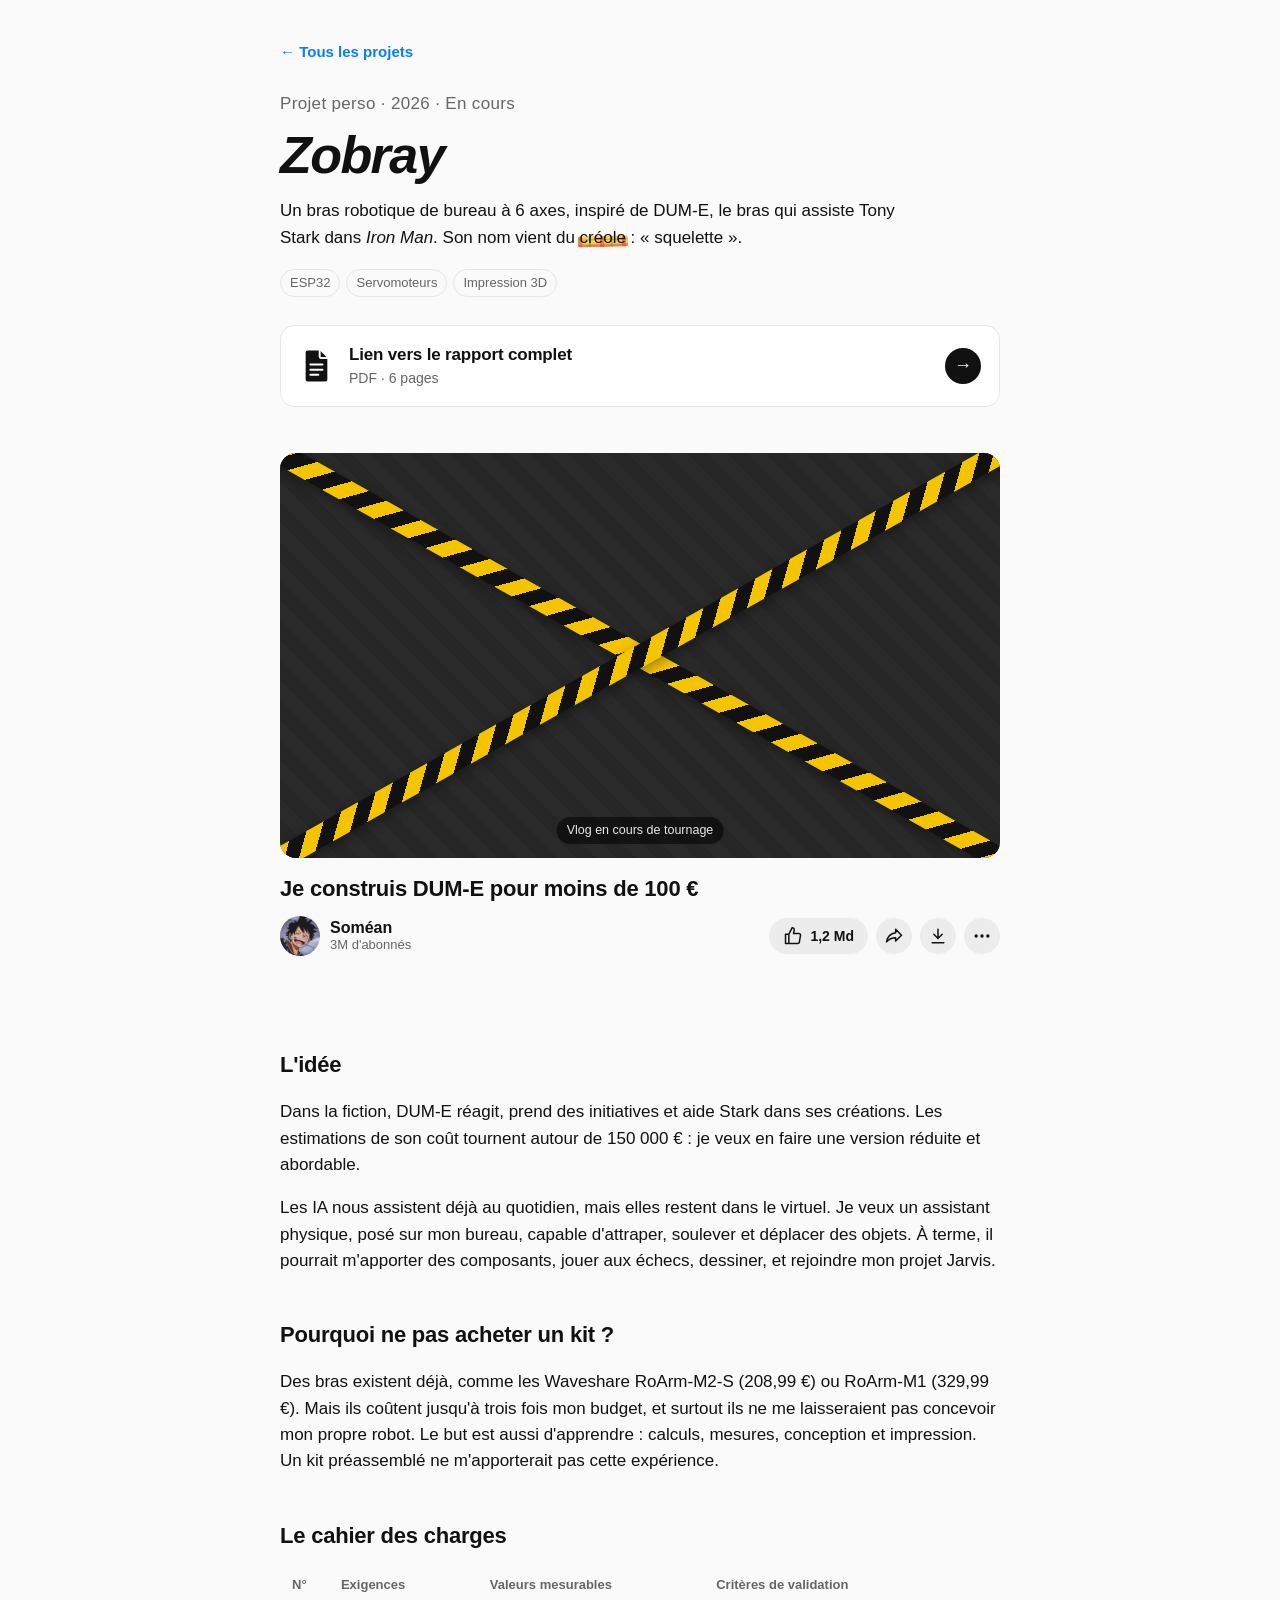
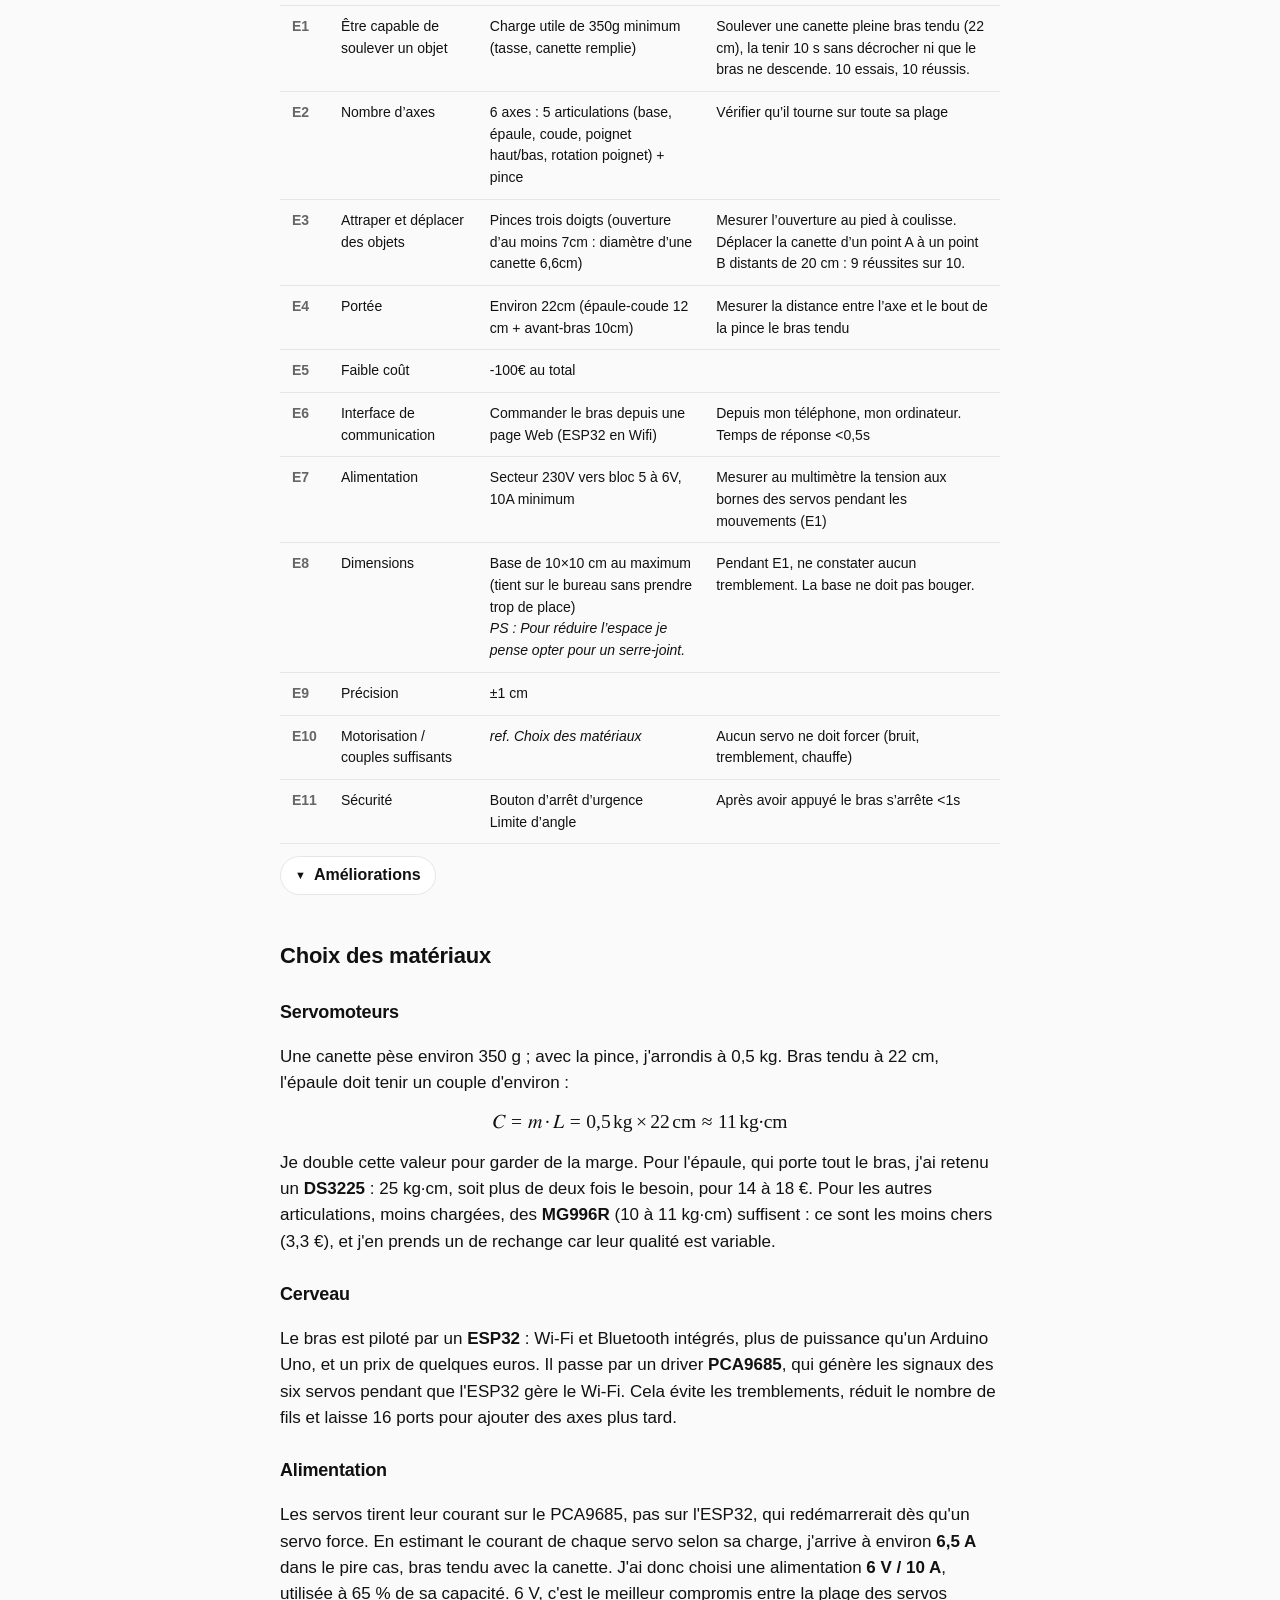
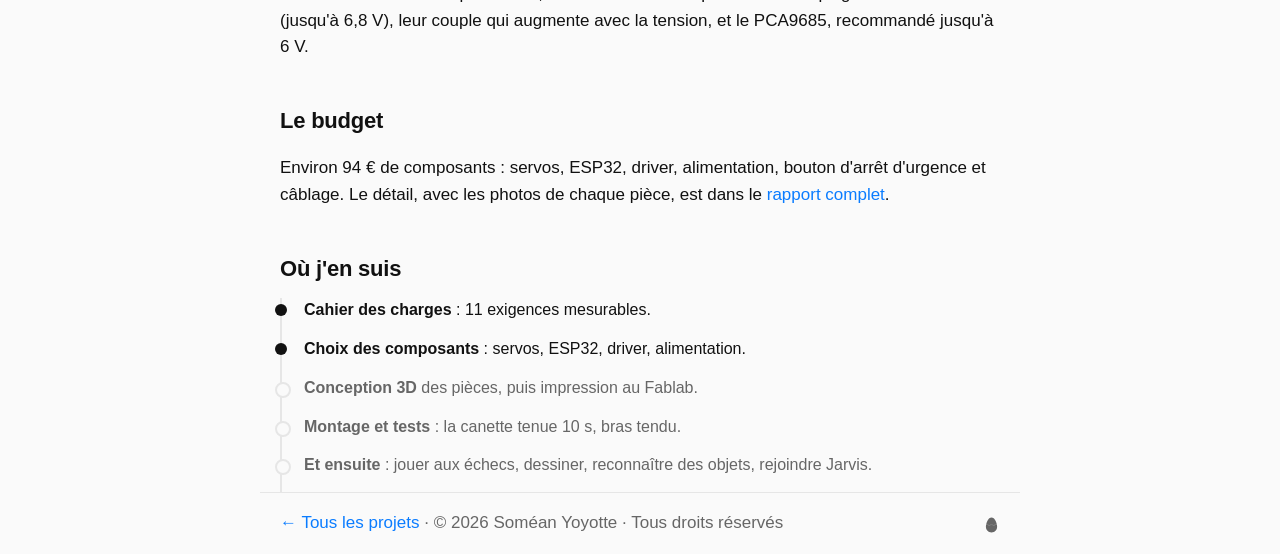
<file: zobray.html>
<!doctype html>
<html lang="fr">
<head>
<meta charset="utf-8">
<meta name="viewport" content="width=device-width, initial-scale=1">
<title>Zobray · Soméan Yoyotte</title>
<meta name="description" content="Zobray, un bras robotique de bureau à 6 axes inspiré de DUM-E (Iron Man) : cahier des charges, choix des servomoteurs, ESP32 et PCA9685, pour moins de 100 €.">
<link rel="stylesheet" href="style.css?v=15">
<link rel="stylesheet" href="extras.css?v=6">
<style>
  .rapport { display: flex; align-items: center; gap: 16px; margin: 28px 0 8px; padding: 16px 18px; color: var(--fg); background: var(--card); border: 1px solid var(--line); border-radius: 14px; transition: transform .15s ease, box-shadow .15s ease, border-color .15s ease; }
  .rapport, .rapport:hover { text-decoration: none; }
  .rapport:hover { transform: translateY(-3px); box-shadow: 0 12px 30px rgba(0,0,0,.08); border-color: var(--fg); }
  .rapport svg { width: 34px; height: 34px; flex: none; color: var(--fg); }
  .rapport .t { display: block; font-weight: 700; font-size: 17px; letter-spacing: -.01em; }
  .rapport .s { display: block; font-size: 14px; color: var(--muted); }
  .rapport .go { margin-left: auto; flex: none; width: 36px; height: 36px; border-radius: 50%; background: var(--fg); color: var(--bg); display: grid; place-items: center; font-size: 18px; transition: transform .15s ease; }
  .rapport:hover .go { transform: translateX(3px); }
  .scroll { overflow-x: auto; margin: 8px 0 12px; }
  .scroll table { margin: 0; min-width: 560px; font-size: 14px; }
  .scroll td:first-child, .scroll th:first-child { white-space: nowrap; color: var(--muted); font-weight: 600; }
  details.amelio { margin: 4px 0 20px; }
  details.amelio summary { cursor: pointer; list-style: none; display: inline-flex; align-items: center; gap: 8px; font-weight: 600; padding: 6px 14px; border: 1px solid var(--line); border-radius: 999px; background: var(--card); user-select: none; }
  details.amelio summary::-webkit-details-marker { display: none; }
  details.amelio summary::before { content: "▼"; font-size: 11px; transition: transform .2s ease; }
  details.amelio[open] summary::before { transform: rotate(180deg); }
  details.amelio summary:hover { border-color: var(--fg); }
  .madras { position: relative; isolation: isolate; white-space: nowrap; }
  .madras::before { content: ""; position: absolute; z-index: -1; left: -.12em; right: -.12em; bottom: .02em; height: .62em; border-radius: 2px; transform: rotate(-1.2deg);
    background:
      repeating-linear-gradient(90deg, rgba(200,30,45,.5) 0 4px, transparent 4px 11px, rgba(0,130,70,.4) 11px 13px, transparent 13px 22px),
      repeating-linear-gradient(0deg, rgba(200,30,45,.5) 0 3px, transparent 3px 7px, rgba(0,130,70,.4) 7px 8px, transparent 8px 12px),
      #ffc42e; opacity: .85; }
  .yt { margin: 22px 0 8px; }
  .yt-ecran { position: relative; aspect-ratio: 16 / 9; border-radius: 16px; overflow: hidden; transition: transform .35s cubic-bezier(.2,.7,.2,1), box-shadow .35s ease; background: repeating-linear-gradient(45deg, #2a2a2a 0 14px, #262626 14px 28px); }
  .yt-ecran:hover { transform: scale(1.025); box-shadow: 0 18px 40px rgba(0,0,0,.18); }
  @media (prefers-reduced-motion: reduce) { .yt-ecran, .yt-ecran:hover { transform: none; } }
  .yt-ecran .rubans { position: absolute; inset: 0; overflow: hidden; pointer-events: none; }
  .yt-ecran .ruban { position: absolute; left: 50%; top: 50%; width: 160%; height: 22px; transform: translate(-50%,-50%) rotate(calc(var(--a, 30deg) * var(--s, 1))); background: repeating-linear-gradient(-45deg, #f5c400 0 14px, #111 14px 28px); box-shadow: 0 4px 12px rgba(0,0,0,.35); }
  .yt-ecran .ruban.r2 { --s: -1; }
  .yt-ecran .etat { position: absolute; left: 50%; bottom: 14px; transform: translateX(-50%); z-index: 1; font-size: 12.5px; color: rgba(255,255,255,.9); background: rgba(0,0,0,.55); padding: 4px 10px; border-radius: 999px; white-space: nowrap; }
  .yt h2.yt-titre { margin: 14px 0 10px; font-size: 22px; }
  .yt-barre { display: flex; align-items: center; gap: 10px; flex-wrap: wrap; }
  .yt-chaine { display: flex; align-items: center; gap: 10px; margin-right: auto; color: var(--fg); }
  .yt-chaine:hover, .yt-chaine:hover * { text-decoration: none; }
  .yt-chaine:hover .yt-nom { text-decoration: underline; }
  .yt-avatar { width: 40px; height: 40px; border-radius: 50%; object-fit: cover; background: var(--fg); color: var(--bg); display: grid; place-items: center; font-weight: 700; font-size: 17px; flex: none; }
  .yt-txt { display: flex; flex-direction: column; justify-content: center; height: 40px; }
  .yt-nom { font-weight: 600; line-height: 1.15; }
  .yt-abo { font-size: 13px; color: var(--muted); line-height: 1.15; }
  .yt-actions { display: flex; gap: 8px; }
  .yt-btn { display: inline-flex; align-items: center; gap: 7px; height: 36px; padding: 0 14px; border-radius: 999px; background: var(--yt-btn); font-weight: 600; font-size: 14px; color: var(--fg); border: 0; font-family: inherit; cursor: pointer; position: relative; transition: background .15s ease; }
  .yt-btn:hover { background: var(--yt-btn-h); }
  .yt-btn.rond { width: 36px; padding: 0; justify-content: center; }
  .yt-btn svg { width: 20px; height: 20px; }
  :root { --yt-btn: #ececec; --yt-btn-h: #e0e0e0; }
  @media (prefers-color-scheme: dark) { :root { --yt-btn: #272727; --yt-btn-h: #3a3a3a; } }
  .yt-btn.like svg path { transition: fill .2s ease; }
  .yt-btn.like.on svg path { fill: currentColor; }
  .yt-btn.like.pop svg { animation: pouce .55s cubic-bezier(.3,1.6,.5,1); }
  @keyframes pouce { 0% { transform: scale(1) rotate(0); } 35% { transform: scale(1.45) rotate(-18deg); } 70% { transform: scale(.9) rotate(4deg); } 100% { transform: scale(1) rotate(0); } }
  .yt-btn .eclat { position: absolute; left: 24px; top: 50%; width: 6px; height: 6px; margin: -3px; border-radius: 50%; pointer-events: none; animation: eclat .6s ease-out forwards; }
  @keyframes eclat { from { transform: translate(0,0) scale(1); opacity: 1; } to { transform: translate(var(--x), var(--y)) scale(.3); opacity: 0; } }
  .yt-toast { position: absolute; bottom: calc(100% + 8px); left: 50%; transform: translate(-50%, 4px); white-space: nowrap; font-size: 13px; font-weight: 600; background: var(--fg); color: var(--bg); padding: 5px 10px; border-radius: 8px; opacity: 0; pointer-events: none; transition: opacity .2s ease, transform .2s ease; }
  .yt-toast.vu { opacity: 1; transform: translate(-50%, 0); }
  @media (max-width: 520px) { .yt-actions { width: 100%; } .yt-btn.like { margin-right: auto; } }
  .timeline.etapes li { grid-template-columns: 1fr; padding-bottom: 14px; }
  .timeline.etapes li.fait::before { background: var(--fg); }
  .timeline.etapes li.futur::before { background: var(--bg); border: 2px solid var(--line); }
  .timeline.etapes li.futur p { color: var(--muted); }
  h3 { font-size: 18px; margin: 26px 0 6px; letter-spacing: -.01em; }
  .math { text-align: center; margin: 18px 0; font-size: 20px; }
  .math math { font-size: 1.15em; }
</style>
</head>
<body class="page">
<main class="wrap narrow">
  <a class="back" href="index.html">← Tous les projets</a>
  <p class="kicker">Projet perso · 2026 · En cours</p>
  <h1><i>Zobray</i></h1>
  <p class="lead">Un bras robotique de bureau à 6 axes, inspiré de DUM-E, le bras qui assiste Tony Stark dans <i>Iron Man</i>. Son nom vient du <span class="madras">créole</span> : « squelette ».</p>
  <ul class="tags big"><li>ESP32</li><li>Servomoteurs</li><li>Impression 3D</li></ul>

  <a class="rapport" href="docs/Rapport-Zobray.pdf" target="_blank" rel="noopener"><svg viewBox="0 0 24 24" aria-hidden="true"><path fill="currentColor" d="M6.2 1h8.6L20 6.2v15.3a1.5 1.5 0 0 1-1.5 1.5H6.2a1.5 1.5 0 0 1-1.5-1.5v-19A1.5 1.5 0 0 1 6.2 1z"/><path d="M14.6 1.2v4.3a.8.8 0 0 0 .8.8h4.4M8 11h8.6M8 14.6h8.6M8 18.2h5.6" fill="none" stroke="var(--card)" stroke-width="1.4" stroke-linecap="round"/></svg><span><span class="t">Lien vers le rapport complet</span><span class="s">PDF · 6 pages</span></span><span class="go" aria-hidden="true">→</span></a>

  <section class="yt" aria-label="Vlog du projet, bientôt disponible">
    <div class="yt-ecran"><div class="rubans" aria-hidden="true"><div class="ruban r1"></div><div class="ruban r2"></div></div><span class="etat">Vlog en cours de tournage</span></div>
    <h2 class="yt-titre">Je construis DUM-E pour moins de 100&nbsp;€</h2>
    <div class="yt-barre">
      <a class="yt-chaine" href="https://www.youtube.com/@somean_yo" target="_blank" rel="noopener"><img class="yt-avatar" src="images/yt-avatar.jpg" alt="" width="40" height="40"><span class="yt-txt"><span class="yt-nom">Soméan</span><span class="yt-abo">3M d'abonnés</span></span></a>
      <div class="yt-actions">
        <button class="yt-btn like" type="button" aria-pressed="false" aria-label="J'aime"><svg viewBox="0 0 24 24" fill="none" stroke="currentColor" stroke-width="1.8" stroke-linejoin="round"><path d="M7 10v11H3V10h4zM7 10l4-8c1.7 0 2.8 1.3 2.4 3L12.6 9H19a2 2 0 0 1 2 2.3l-1.4 8A2 2 0 0 1 17.6 21H7"/></svg>1,2 Md</button>
        <button class="yt-btn rond partage" type="button" aria-label="Partager : copier le lien"><svg viewBox="0 0 24 24" fill="none" stroke="currentColor" stroke-width="1.8" stroke-linejoin="round"><path d="M14 4l7 7-7 7v-4c-5 0-8 1.5-11 5 1-6 4-10 11-11V4z"/></svg><span class="yt-toast" role="status">Lien copié !</span></button>
        <span class="yt-btn rond" aria-hidden="true"><svg viewBox="0 0 24 24" fill="none" stroke="currentColor" stroke-width="1.8" stroke-linecap="round"><path d="M12 4v11M7 10l5 5 5-5M5 20h14"/></svg></span>
        <span class="yt-btn rond" aria-hidden="true"><svg viewBox="0 0 24 24" fill="currentColor"><circle cx="5" cy="12" r="2"/><circle cx="12" cy="12" r="2"/><circle cx="19" cy="12" r="2"/></svg></span>
      </div>
    </div>
  </section>


  <h2>L'idée</h2>
  <p>Dans la fiction, DUM-E réagit, prend des initiatives et aide Stark dans ses créations. Les estimations de son coût tournent autour de 150 000 € : je veux en faire une version réduite et abordable.</p>
  <p>Les IA nous assistent déjà au quotidien, mais elles restent dans le virtuel. Je veux un assistant physique, posé sur mon bureau, capable d'attraper, soulever et déplacer des objets. À terme, il pourrait m'apporter des composants, jouer aux échecs, dessiner, et rejoindre mon projet Jarvis.</p>

  <h2>Pourquoi ne pas acheter un kit ?</h2>
  <p>Des bras existent déjà, comme les Waveshare RoArm-M2-S (208,99 €) ou RoArm-M1 (329,99 €). Mais ils coûtent jusqu'à trois fois mon budget, et surtout ils ne me laisseraient pas concevoir mon propre robot. Le but est aussi d'apprendre : calculs, mesures, conception et impression. Un kit préassemblé ne m'apporterait pas cette expérience.</p>

  <h2>Le cahier des charges</h2>
  <div class="scroll"><table>
      <tr><th>N°</th><th>Exigences</th><th>Valeurs mesurables</th><th>Critères de validation</th></tr>
      <tr><td>E1</td><td>Être capable de soulever un objet</td><td>Charge utile de 350g minimum (tasse, canette remplie)</td><td>Soulever une canette pleine bras tendu (22 cm), la tenir 10 s sans décrocher ni que le bras ne descende. 10 essais, 10 réussis.</td></tr>
      <tr><td>E2</td><td>Nombre d’axes</td><td>6 axes : 5 articulations (base, épaule, coude, poignet haut/bas, rotation poignet) + pince</td><td>Vérifier qu’il tourne sur toute sa plage</td></tr>
      <tr><td>E3</td><td>Attraper et déplacer des objets</td><td>Pinces trois doigts (ouverture d’au moins 7cm : diamètre d’une canette 6,6cm)</td><td>Mesurer l’ouverture au pied à coulisse. Déplacer la canette d’un point A à un point B distants de 20 cm : 9 réussites sur 10.</td></tr>
      <tr><td>E4</td><td>Portée</td><td>Environ 22cm (épaule-coude 12 cm + avant-bras 10cm)</td><td>Mesurer la distance entre l’axe et le bout de la pince le bras tendu</td></tr>
      <tr><td>E5</td><td>Faible coût</td><td>-100€ au total</td><td></td></tr>
      <tr><td>E6</td><td>Interface de communication</td><td>Commander le bras depuis une page Web (ESP32 en Wifi)</td><td>Depuis mon téléphone, mon ordinateur. Temps de réponse &lt;0,5s</td></tr>
      <tr><td>E7</td><td>Alimentation</td><td>Secteur 230V vers bloc 5 à 6V, 10A minimum</td><td>Mesurer au multimètre la tension aux bornes des servos pendant les mouvements (E1)</td></tr>
      <tr><td>E8</td><td>Dimensions</td><td>Base de 10×10 cm au maximum (tient sur le bureau sans prendre trop de place)<br><i>PS : Pour réduire l’espace je pense opter pour un serre-joint.</i></td><td>Pendant E1, ne constater aucun tremblement. La base ne doit pas bouger.</td></tr>
      <tr><td>E9</td><td>Précision</td><td>±1 cm</td><td></td></tr>
      <tr><td>E10</td><td>Motorisation / couples suffisants</td><td><i>ref. Choix des matériaux</i></td><td>Aucun servo ne doit forcer (bruit, tremblement, chauffe)</td></tr>
      <tr><td>E11</td><td>Sécurité</td><td>Bouton d’arrêt d’urgence<br>Limite d’angle</td><td>Après avoir appuyé le bras s’arrête &lt;1s</td></tr>
  </table></div>
  <details class="amelio">
    <summary>Améliorations</summary>
    <div class="scroll"><table>
      <tr><th>N°</th><th>Améliorations</th><th>Valeurs mesurables</th><th>Critères de validation</th></tr>
      <tr><td>A1</td><td>Pouvoir jouer aux échecs avec des niveaux de difficulté variés (mesurable en point Elo)</td><td>Géré par Stockfish, le bras bouge simplement les pièces.</td><td>Jouer une partie complète sans aucune pièce renversée</td></tr>
      <tr><td>A2</td><td>Reconnaître des objets (gommes, stylo, Raspberry, etc.)</td><td>Caméra embarquée, une dizaine d’objets reconnus</td><td>+80% de réussite (sur 20 essais)</td></tr>
      <tr><td>A3</td><td>Comprendre les ordres et les interpréter</td><td>Commandes à la voix. API ? Micro intégrée ? Via l’interface ?</td><td>10 ordres simples bien exécutés</td></tr>
      <tr><td>A4</td><td>Proposer des solutions, des initiatives</td><td></td><td></td></tr>
      <tr><td>A5</td><td>Dessiner, la pince tient un stylo.</td><td></td><td>Dessiner une maison sans rature et sans dépasser</td></tr>
    </table></div>
  </details>

  <h2>Choix des matériaux</h2>
  <h3>Servomoteurs</h3>
  <p>Une canette pèse environ 350 g ; avec la pince, j'arrondis à 0,5 kg. Bras tendu à 22 cm, l'épaule doit tenir un couple d'environ :</p>
  <p class="math"><math display="block"><mi>C</mi><mo>=</mo><mi>m</mi><mo>·</mo><mi>L</mi><mo>=</mo><mn>0,5</mn><mtext>&#8239;kg</mtext><mo>×</mo><mn>22</mn><mtext>&#8239;cm</mtext><mo>≈</mo><mn>11</mn><mtext>&#8239;kg·cm</mtext></math></p>
  <p>Je double cette valeur pour garder de la marge. Pour l'épaule, qui porte tout le bras, j'ai retenu un <b>DS3225</b> : 25 kg·cm, soit plus de deux fois le besoin, pour 14 à 18 €. Pour les autres articulations, moins chargées, des <b>MG996R</b> (10 à 11 kg·cm) suffisent : ce sont les moins chers (3,3 €), et j'en prends un de rechange car leur qualité est variable.</p>

  <h3>Cerveau</h3>
  <p>Le bras est piloté par un <b>ESP32</b> : Wi-Fi et Bluetooth intégrés, plus de puissance qu'un Arduino Uno, et un prix de quelques euros. Il passe par un driver <b>PCA9685</b>, qui génère les signaux des six servos pendant que l'ESP32 gère le Wi-Fi. Cela évite les tremblements, réduit le nombre de fils et laisse 16 ports pour ajouter des axes plus tard.</p>

  <h3>Alimentation</h3>
  <p>Les servos tirent leur courant sur le PCA9685, pas sur l'ESP32, qui redémarrerait dès qu'un servo force. En estimant le courant de chaque servo selon sa charge, j'arrive à environ <b>6,5 A</b> dans le pire cas, bras tendu avec la canette. J'ai donc choisi une alimentation <b>6 V / 10 A</b>, utilisée à 65 % de sa capacité. 6 V, c'est le meilleur compromis entre la plage des servos (jusqu'à 6,8 V), leur couple qui augmente avec la tension, et le PCA9685, recommandé jusqu'à 6 V.</p>

  <h2>Le budget</h2>
  <p>Environ 94 € de composants : servos, ESP32, driver, alimentation, bouton d'arrêt d'urgence et câblage. Le détail, avec les photos de chaque pièce, est dans le <a href="docs/Rapport-Zobray.pdf">rapport complet</a>.</p>

  <h2>Où j'en suis</h2>
  <ol class="timeline etapes">
    <li class="fait"><p><b>Cahier des charges</b> : 11 exigences mesurables.</p></li>
    <li class="fait"><p><b>Choix des composants</b> : servos, ESP32, driver, alimentation.</p></li>
    <li class="futur"><p><b>Conception 3D</b> des pièces, puis impression au Fablab.</p></li>
    <li class="futur"><p><b>Montage et tests</b> : la canette tenue 10 s, bras tendu.</p></li>
    <li class="futur"><p><b>Et ensuite</b> : jouer aux échecs, dessiner, reconnaître des objets, rejoindre Jarvis.</p></li>
  </ol>
</main>
<footer class="wrap narrow"><p><a href="index.html">← Tous les projets</a> · © 2026 Soméan Yoyotte · Tous droits réservés</p></footer>
<script>
(function () {
  const e = document.querySelector('.yt-ecran'); if (!e) return;
  const place = () => { const w = e.offsetWidth, h = e.offsetHeight; e.style.setProperty('--a', Math.atan2(h, w) + 'rad'); e.querySelectorAll('.ruban').forEach(r => { r.style.width = Math.hypot(w, h) + 80 + 'px'; }); };
  place(); addEventListener('resize', place);
  if ('ResizeObserver' in window) new ResizeObserver(place).observe(e);
})();
(function () {
  const like = document.querySelector('.yt-btn.like');
  if (like) like.addEventListener('click', () => {
    const on = !like.classList.contains('on');
    like.classList.toggle('on', on); like.setAttribute('aria-pressed', on);
    like.classList.remove('pop'); void like.offsetWidth; like.classList.add('pop');
    if (!on || matchMedia('(prefers-reduced-motion: reduce)').matches) return;
    const cols = ['#f5c400', '#c81e2d', '#00823f', '#0a7cff'];
    for (let i = 0; i < 10; i++) {
      const p = document.createElement('span'), a = Math.PI * 2 * i / 10, d = 22 + Math.random() * 14;
      p.className = 'eclat'; p.style.background = cols[i % 4];
      p.style.setProperty('--x', Math.cos(a) * d + 'px'); p.style.setProperty('--y', Math.sin(a) * d + 'px');
      like.appendChild(p); setTimeout(() => p.remove(), 650);
    }
  });
  const part = document.querySelector('.yt-btn.partage');
  if (part) {
    const toast = part.querySelector('.yt-toast'); let t = 0;
    part.addEventListener('click', async () => {
      const url = location.href.split('#')[0];
      try { await navigator.clipboard.writeText(url); }
      catch (e) { const x = document.createElement('textarea'); x.value = url; document.body.appendChild(x); x.select(); try { document.execCommand('copy'); } catch (_) {} x.remove(); }
      toast.classList.add('vu'); clearTimeout(t); t = setTimeout(() => toast.classList.remove('vu'), 1600);
    });
  }
})();
</script>
<script src="extras.js?v=9"></script>
</body>
</html>
</file>
<file: style.css>
:root {
  --bg: #fafafa; --fg: #111; --muted: #666; --line: #e6e6e6; --card: #fff; --accent: #0a7cff;
  --font: -apple-system, BlinkMacSystemFont, "Segoe UI", "Inter", "Liberation Sans", Arial, sans-serif;
}
@media (prefers-color-scheme: dark) {
  :root { --bg: #0d0d0d; --fg: #f2f2f2; --muted: #9a9a9a; --line: #262626; --card: #161616; --accent: #4da3ff; }
}
* { box-sizing: border-box; }
body { margin: 0; background: var(--bg); color: var(--fg); font-family: var(--font); line-height: 1.55; }
.wrap { max-width: 1080px; margin: 0 auto; padding: 0 20px; }
a { color: var(--accent); text-decoration: none; }
a:hover { text-decoration: underline; }

.hero { padding: 88px 0 56px; }
.kicker { margin: 0 0 10px; font-size: 14px; color: var(--muted); letter-spacing: .02em; }
.hero h1 { margin: 0 0 18px; font-size: clamp(40px, 7vw, 64px); line-height: 1.02; letter-spacing: -.03em; }
.lead { margin: 0; max-width: 620px; font-size: 19px; color: var(--fg); }
.links { display: flex; gap: 20px; margin-top: 26px; font-weight: 600; }
.links .todo { opacity: .45; }

h2 { font-size: 22px; letter-spacing: -.01em; margin: 0 0 20px; }
section { padding: 24px 0 48px; }

.grid { display: grid; grid-template-columns: repeat(auto-fill, minmax(300px, 1fr)); gap: 22px; }
.card { background: var(--card); border: 1px solid var(--line); border-radius: 14px; overflow: hidden; transition: transform .15s ease, box-shadow .15s ease; }
.card:hover { transform: translateY(-3px); box-shadow: 0 12px 30px rgba(0,0,0,.08); }
.thumb { aspect-ratio: 16 / 10; display: flex; align-items: flex-end; padding: 12px; }
.thumb.photo { padding: 0; background: #ddd; }
.thumb.photo img { width: 100%; height: 100%; object-fit: cover; display: block; }
.more { margin: 12px 0 0 !important; font-size: 14px !important; font-weight: 600; }
.thumb span { font-size: 12px; color: rgba(255,255,255,.85); background: rgba(0,0,0,.25); padding: 3px 8px; border-radius: 999px; }
.t1 { background: linear-gradient(135deg, #1f4037, #99f2c8); }
.t2 { background: linear-gradient(135deg, #8e2de2, #4a00e0 45%, #ff6a00); }
.t3 { background: linear-gradient(135deg, #0f2027, #2c5364 60%, #e94057); }
.t4 { background: linear-gradient(135deg, #232526, #414345); }
.t5 { background: linear-gradient(135deg, #f7971e, #ffd200); }
.t6 { background: linear-gradient(135deg, #2193b0, #6dd5ed); }
.t7 { background: linear-gradient(135deg, #3a1c71, #d76d77 60%, #ffaf7b); }
.body { padding: 18px 20px 20px; }
.meta { margin: 0 0 4px; font-size: 13px; color: var(--muted); }
.card h3 { margin: 0 0 8px; font-size: 19px; letter-spacing: -.01em; }
.card p { margin: 0 0 12px; font-size: 15px; }
.tags { display: flex; flex-wrap: wrap; gap: 6px; margin: 0; padding: 0; list-style: none; }
.tags li { font-size: 12px; padding: 3px 9px; border-radius: 999px; border: 1px solid var(--line); color: var(--muted); }
.credit { font-size: 12px !important; color: var(--muted); margin: 12px 0 0 !important; }

.timeline { list-style: none; margin: 0; padding: 0; border-left: 2px solid var(--line); }
.timeline li { position: relative; display: grid; grid-template-columns: 70px 1fr; gap: 12px; padding: 0 0 18px 22px; }
.timeline li::before { content: ""; position: absolute; left: -7px; top: 6px; width: 12px; height: 12px; border-radius: 50%; background: var(--accent); }
.timeline span { font-weight: 700; color: var(--muted); }
.timeline p { margin: 0; }
.timeline li > div { min-width: 0; }
.tl-link { display: inline-block; margin-top: 4px; font-size: 14px; color: var(--accent); text-decoration: none; }
.tl-link:hover { text-decoration: underline; }

footer { padding: 24px 20px 48px; color: var(--muted); font-size: 14px; border-top: 1px solid var(--line); }
@media (max-width: 560px) { .hero { padding: 56px 0 36px; } .lead { font-size: 17px; } }

/* Pages projet */
.narrow { max-width: 760px; }
.page main { padding-top: 40px; }
.back { display: inline-block; margin-bottom: 28px; font-weight: 600; font-size: 15px; }
.page h1 { margin: 0 0 16px; font-size: clamp(34px, 6vw, 52px); line-height: 1.05; letter-spacing: -.03em; }
.page h2 { margin: 44px 0 12px; }
.page p { font-size: 17px; }
.tags.big { margin-top: 18px; }
.tags.big li { font-size: 13px; }
figure { margin: 22px 0; }
figure img { max-height: 560px; width: auto; max-width: 100%; margin: 0 auto; }
.gallery img { width: 100%; max-height: none; }
figure img, .gallery img { border-radius: 12px; border: 1px solid var(--line); display: block; }
figcaption { font-size: 13px; color: var(--muted); margin-top: 8px; }
table { width: 100%; border-collapse: collapse; font-size: 15px; margin: 8px 0 12px; }
th, td { text-align: left; padding: 10px 12px; border-bottom: 1px solid var(--line); vertical-align: top; }
th { font-size: 13px; color: var(--muted); font-weight: 600; }
td.num { text-align: right; white-space: nowrap; }
tr.total td { font-weight: 700; border-bottom: 0; }
.formula { font-family: "Cambria Math", "Times New Roman", serif; font-size: 22px !important; text-align: center; margin: 16px 0; }
.issues { display: grid; gap: 14px; }
.issues > div { background: var(--card); border: 1px solid var(--line); border-radius: 12px; padding: 16px 18px; }
.issues h3 { margin: 0 0 6px; font-size: 17px; }
.issues p { margin: 0; font-size: 15px; }
.gallery { display: grid; grid-template-columns: 1fr 1fr; gap: 14px; align-items: start; }
.gallery figure { margin: 0; }
a.card { color: inherit; display: block; }
a.card:hover { text-decoration: none; }
@media (max-width: 560px) { .gallery { grid-template-columns: 1fr; } }
pre { background: var(--card); border: 1px solid var(--line); border-radius: 12px; padding: 14px 16px; overflow-x: auto; font-size: 13px; line-height: 1.5; }
code { font-family: ui-monospace, "SF Mono", Menlo, Consolas, monospace; }
p code, li code { font-size: .9em; background: var(--card); border: 1px solid var(--line); border-radius: 5px; padding: 1px 5px; }
.page ul.plain { padding-left: 20px; font-size: 17px; }
.page ul.plain li { margin-bottom: 6px; }
.timeline.days li { grid-template-columns: 90px 1fr; }
.page .timeline p { font-size: 16px; }
figure video { width: 100%; border-radius: 12px; border: 1px solid var(--line); display: block; background: #000; }
th.num { text-align: right; }
.gallery.three { grid-template-columns: 1fr 1fr 1fr; }
@media (max-width: 560px) { .gallery.three { grid-template-columns: 1fr; } }

/* Carnet double page */
.notebook { margin: 20px 0 8px; }
.book-stage { position: relative; max-width: 680px; margin: 0 auto; padding: 3% 0 7%; perspective: 2400px; }
.open-hint, .game-text { position: absolute; right: -4%; top: 8%; width: 34%; overflow: visible; z-index: 0; pointer-events: none; transition: opacity .6s ease; }
.book-stage.opened .open-hint { opacity: 0; }
.open-hint path, .game-text path { fill: none; stroke: var(--hint, #d98200); stroke-width: 3.2; stroke-linecap: round; stroke-linejoin: round; }
.open-hint .hint-letter, .game-text path { stroke-width: 2.4; }
/* « revenir » et « avancer » écrits sur les pages */
.book2 .page-labels { position: absolute; inset: 0; width: 100%; height: 100%; z-index: 40; pointer-events: none; opacity: 0; transition: opacity .35s ease; }
.book-stage.reading .book2 .page-labels { opacity: 1; }
.book2 .page-labels path { fill: none; stroke: #d27800; stroke-width: 6; stroke-linecap: round; stroke-linejoin: round; }
.book2 .page-labels .page-letter { stroke-width: 5; }
/* Mini-jeu : consignes à droite, thermomètre à gauche */
.game-text { top: 22%; opacity: 0; transition: opacity .5s ease; }
.book-stage.gaming .game-text { opacity: 1; }
.game-text.shake { animation: text-shake .35s ease; }
@keyframes text-shake { 15% { translate: -6px 0; rotate: -3deg; } 35% { translate: 5px 0; rotate: 2deg; } 55% { translate: -4px 0; rotate: -1.5deg; } 75% { translate: 2px 0; rotate: .8deg; } }
.thermo { position: absolute; left: 6%; top: 10%; width: 12.5%; pointer-events: none; opacity: 0; translate: 0 12px; transition: opacity .5s ease, translate .5s ease; }
.thermo svg { display: block; width: 100%; height: auto; overflow: visible; }
.thermo .tick { stroke: #1d1d1f; stroke-width: 2; stroke-linecap: round; }
.thermo.show { opacity: 1; translate: 0 0; }
.thermo.jolt { animation: thermo-jolt .3s ease; }
@keyframes thermo-jolt { 20% { rotate: -6deg; scale: 1.06; } 45% { rotate: 5deg; } 70% { rotate: -3deg; } 90% { rotate: 1deg; } }
.thermo.boom { animation: thermo-boom .45s ease-out; }
@keyframes thermo-boom { 15% { scale: 1.12; rotate: -7deg; } 40% { rotate: 6deg; } 65% { rotate: -3deg; scale: 1.03; } }
.glass-shard { position: absolute; z-index: 60; pointer-events: none; background: linear-gradient(135deg, rgba(245,252,252,.95), rgba(170,206,207,.9) 55%, rgba(120,165,168,.95)); filter: drop-shadow(0 1px 1px rgba(0,0,0,.3)); }
.book-stage .spark { position: absolute; z-index: 5; border-radius: 50%; pointer-events: none; box-shadow: 0 0 6px rgba(255,120,60,.6); }
.book-stage .spark.shard { border-radius: 2px; box-shadow: none; }
.red-line { position: absolute; z-index: 50; pointer-events: none; border-radius: 99px 99px 0 0; background: linear-gradient(90deg, #ef3a4b 0 72%, #d02b3c 72%); box-shadow: 0 0 14px rgba(239,58,75,.65); }
.book-flip { position: relative; z-index: 1; }
.book-flip.wob { animation: book-wob .22s ease; }
@keyframes book-wob { 30% { rotate: -1.8deg; scale: 1.015; } 70% { rotate: 1.2deg; } }
.book2 { position: relative; width: 100%; aspect-ratio: 1800 / 1300; cursor: pointer; transition: transform .9s cubic-bezier(.45,.05,.3,1); outline: none; }
.book2.closed { transform: translateX(-25%); }
.book2.closed-back { transform: translateX(25%); }
.book2.noanim { transition: none !important; }
.book2:focus-visible { outline: 3px solid var(--accent); outline-offset: 8px; border-radius: 6px; }
.book2.shut.closed .leaf:not([data-i="0"]), .book2.shut.closed-back .leaf:not([data-i="4"]) { visibility: hidden; }
.book2 .board { position: absolute; inset: -2.2% -1.6%; border-radius: 10px; background-color: #1f3fae; background-image: url("data:image/svg+xml,%3Csvg xmlns='http://www.w3.org/2000/svg' width='160' height='160'%3E%3Cfilter id='g' x='0' y='0' width='100%25' height='100%25'%3E%3CfeTurbulence type='fractalNoise' baseFrequency='.9' numOctaves='2' seed='7' stitchTiles='stitch'/%3E%3CfeDiffuseLighting lighting-color='%23fff' surfaceScale='1.6'%3E%3CfeDistantLight azimuth='235' elevation='58'/%3E%3C/feDiffuseLighting%3E%3C/filter%3E%3Crect width='160' height='160' filter='url%28%23g%29'/%3E%3C/svg%3E"); background-size: 160px 160px; background-blend-mode: soft-light; box-shadow: 0 16px 34px rgba(0,0,0,.28), inset 0 0 0 1px rgba(10,25,80,.5); transition: opacity .3s ease .6s; }
.book2.closed .board, .book2.closed-back .board { opacity: 0; transition: opacity .2s; }
.book2 .board::after { content: ""; position: absolute; top: 0; bottom: 0; left: 50%; width: 2.4%; transform: translateX(-50%); background: linear-gradient(90deg, rgba(0,0,0,.35), rgba(0,0,0,0) 45%, rgba(0,0,0,0) 55%, rgba(0,0,0,.35)); }
.book2 .leaf { position: absolute; top: 0; left: 50%; width: 50%; height: 100%; transform-origin: left center; transform-style: preserve-3d; transition: transform .9s cubic-bezier(.45,.05,.3,1); }
.book2 .leaf.flipped { transform: rotateY(-180deg); }
.book2 .face { position: absolute; inset: 0; margin: 0; display: block; font-weight: normal; backface-visibility: hidden; -webkit-backface-visibility: hidden; background: #f6f1e4; overflow: hidden; }
.book2 .face.front { border-radius: 2px 8px 8px 2px; box-shadow: inset 14px 0 18px -14px rgba(0,0,0,.45); }
.book2 .face.back { transform: rotateY(180deg); border-radius: 8px 2px 2px 8px; box-shadow: inset -14px 0 18px -14px rgba(0,0,0,.45); }
.book2 .face.back:empty { background: repeating-linear-gradient(180deg, #f6f1e4 0 22px, #dfe3ea 22px 23px), #f6f1e4; }
.book2 .face.endpaper { background: #e9e3d3; }
.book2 .face img { display: block; width: 100%; height: 100%; object-fit: cover; max-height: none; border: 0; border-radius: 0; }
/* Couverture rigide en simili-cuir grainé */
.book2 .face.cover-face { background: transparent; box-shadow: none; }
.book2 .face.front.cover-face { border-radius: 3px 9px 9px 3px; }
.book2 .face.back.cover-face { border-radius: 9px 3px 3px 9px; }
.book2 .cover { position: absolute; inset: 0; container-type: inline-size; background-color: #1f3fae; background-image: url("data:image/svg+xml,%3Csvg xmlns='http://www.w3.org/2000/svg' width='160' height='160'%3E%3Cfilter id='g' x='0' y='0' width='100%25' height='100%25'%3E%3CfeTurbulence type='fractalNoise' baseFrequency='.9' numOctaves='2' seed='7' stitchTiles='stitch'/%3E%3CfeDiffuseLighting lighting-color='%23fff' surfaceScale='1.6'%3E%3CfeDistantLight azimuth='235' elevation='58'/%3E%3C/feDiffuseLighting%3E%3C/filter%3E%3Crect width='160' height='160' filter='url%28%23g%29'/%3E%3C/svg%3E"), radial-gradient(130% 100% at 30% 15%, rgba(120,155,255,.35), rgba(31,63,174,0) 60%), linear-gradient(165deg, #2747c0, #1d3a9e 55%, #172f84); background-size: 160px 160px, 100% 100%, 100% 100%; background-blend-mode: soft-light, normal, normal; }
.book2 .cover-front { border-radius: 3px 9px 9px 3px; box-shadow: inset 0 0 0 1px rgba(8,22,75,.55), inset 0 1px 1px rgba(255,255,255,.14), inset 0 -2px 3px rgba(0,0,0,.22); }
.book2 .cover-back { border-radius: 9px 3px 3px 9px; box-shadow: inset 0 0 0 1px rgba(8,22,75,.55), inset 0 1px 1px rgba(255,255,255,.14), inset 0 -2px 3px rgba(0,0,0,.22); }
.book2 .face.cover-face { filter: drop-shadow(0 10px 18px rgba(0,0,0,.3)) drop-shadow(0 2px 3px rgba(0,0,0,.25)); }
/* dos du carnet : léger creux de la charnière, sans traits durs */
.book2 .cover-front::before, .book2 .cover-back::before { content: ""; position: absolute; top: 0; bottom: 0; width: 7%; pointer-events: none; }
.book2 .cover-front::before { left: 0; border-radius: 3px 0 0 3px; background: linear-gradient(90deg, rgba(0,0,0,.22), rgba(0,0,0,.06) 45%, rgba(0,0,0,.12) 62%, rgba(255,255,255,.04) 78%, rgba(0,0,0,0)); }
.book2 .cover-back::before { right: 0; border-radius: 0 3px 3px 0; background: linear-gradient(270deg, rgba(0,0,0,.22), rgba(0,0,0,.06) 45%, rgba(0,0,0,.12) 62%, rgba(255,255,255,.04) 78%, rgba(0,0,0,0)); }
.book2 .seal { position: absolute; left: 50%; bottom: 9%; width: 17cqw; height: 17cqw; transform: translateX(-62%); border-radius: 50%; display: flex; align-items: center; justify-content: center; font-family: Georgia, "Times New Roman", serif; font-style: italic; font-size: 7.2cqw; letter-spacing: .02em; color: rgba(8,20,70,.42); text-shadow: 0 1px 0 rgba(255,255,255,.16), 0 -1px 0 rgba(0,0,0,.28); box-shadow: inset 0 1px 1px rgba(0,0,0,.35), 0 1px 0 rgba(255,255,255,.14), inset 0 0 0 3px rgba(31,63,174,1), inset 0 0 0 4px rgba(8,20,70,.3); pointer-events: none; }
/* Élastique plat, mat, posé sur la couverture */
.book2 .elastic, .book2 .stub { position: absolute; width: 5.2%; background: url("data:image/svg+xml,%3Csvg xmlns='http://www.w3.org/2000/svg' width='60' height='60'%3E%3Cfilter id='f' x='0' y='0' width='100%25' height='100%25'%3E%3CfeTurbulence type='fractalNoise' baseFrequency='1.8' numOctaves='1' seed='3' stitchTiles='stitch'/%3E%3CfeColorMatrix values='0 0 0 0 .5  0 0 0 0 .5  0 0 0 0 .5  0 0 0 .9 0'/%3E%3C/filter%3E%3Crect width='60' height='60' filter='url%28%23f%29'/%3E%3C/svg%3E"), linear-gradient(90deg, #a8490e 0%, #dd6c22 14%, #f2843a 40%, #f68c42 55%, #e37526 82%, #ad4c10 100%); background-size: 60px 60px, 100% 100%; background-blend-mode: soft-light, normal; }
.book2 .elastic { right: 10%; top: 0; bottom: 0; box-shadow: 2px 0 3px rgba(0,0,0,.35), 5px 0 8px rgba(0,0,0,.15); }
.book2 .elastic::before, .book2 .elastic::after, .book2 .stub::after { content: ""; position: absolute; left: 0; right: 0; height: 2.5%; }
.book2 .elastic::before { top: 0; background: linear-gradient(180deg, rgba(70,25,0,.45), rgba(70,25,0,0)); }
.book2 .elastic::after { bottom: 0; background: linear-gradient(0deg, rgba(70,25,0,.45), rgba(70,25,0,0)); }
.book2 .stub { left: 10%; height: 3.4%; box-shadow: 2px 0 3px rgba(0,0,0,.3); }
.book2 .stub-top { top: 0; }
.book2 .stub-bottom { bottom: 0; }
.book2 .stub::after { height: 100%; }
.book2 .stub-top::after { top: 0; background: linear-gradient(180deg, rgba(70,25,0,.5), rgba(70,25,0,0)); }
.book2 .stub-bottom::after { bottom: 0; background: linear-gradient(0deg, rgba(70,25,0,.5), rgba(70,25,0,0)); }
.book-nav { margin-top: 8px; display: flex; flex-wrap: wrap; justify-content: center; align-items: center; gap: 14px; }
.book-count { color: var(--muted); font-size: 14px; }
.book-prev, .book-next { font: inherit; font-size: 14px; padding: 6px 12px; border-radius: 8px; border: 1px solid var(--line); background: var(--card); color: inherit; cursor: pointer; }
.book-prev:disabled, .book-next:disabled { opacity: .4; cursor: default; }
.book2 .leaf.noanim { transition: none !important; }
.book2 .leaf.settled { transform: none; left: 0; transform-style: flat; }
.book2 .leaf.settled .face.front { display: none; }
.book2 .leaf.settled .face.back { transform: none; }
@media (prefers-reduced-motion: reduce) { .book2, .book2 .leaf { transition: none; } .book-flip.wob, .game-text.shake, .thermo.jolt { animation: none; } }
@media (prefers-color-scheme: dark) { .open-hint, .game-text { --hint: #f2b632; } }
.card-vide { position: relative; }
.thumb.chantier { padding: 0; background: repeating-linear-gradient(45deg, #2a2a2a 0 14px, #262626 14px 28px); }
.rubans { position: absolute; inset: 0; overflow: hidden; pointer-events: none; z-index: 2; }
.ruban { position: absolute; left: 50%; top: 50%; width: 160%; height: 20px; transform: translate(-50%,-50%) rotate(calc(var(--a, 30deg) * var(--s, 1))); background: repeating-linear-gradient(-45deg, #f5c400 0 14px, #111 14px 28px); box-shadow: 0 4px 12px rgba(0,0,0,.35); }
.ruban.r2 { --s: -1; }
</file>
<file: home.css>
/* Accueil : nouvelle direction artistique */
/* Polices Google Fonts (licence SIL OFL), hébergées ici */
@font-face { font-family: 'Abril Fatface'; font-style: normal; font-weight: 400; font-display: block; src: url(fonts/abril-fatface.woff2) format('woff2'); }
@font-face { font-family: 'Anton'; font-style: normal; font-weight: 400; font-display: block; src: url(fonts/anton.woff2) format('woff2'); }
@font-face { font-family: 'Gochi Hand'; font-style: normal; font-weight: 400; font-display: block; src: url(fonts/gochi-hand.woff2) format('woff2'); }
@font-face { font-family: 'Herr Von Muellerhoff'; font-style: normal; font-weight: 400; font-display: block; src: url(fonts/herr-von-muellerhoff.woff2) format('woff2'); }
@font-face { font-family: 'Monoton'; font-style: normal; font-weight: 400; font-display: block; src: url(fonts/monoton.woff2) format('woff2'); }
@font-face { font-family: 'Reenie Beanie'; font-style: normal; font-weight: 400; font-display: block; src: url(fonts/reenie-beanie.woff2) format('woff2'); }
@font-face { font-family: 'Rubik Glitch'; font-style: normal; font-weight: 400; font-display: block; src: url(fonts/rubik-glitch.woff2) format('woff2'); }
@font-face { font-family: 'Fredoka'; font-style: normal; font-weight: 400; font-display: block; src: url(fonts/fredoka.woff2) format('woff2'); }
@font-face { font-family: 'Gluten'; font-style: normal; font-weight: 400; font-display: block; src: url(fonts/gluten.woff2) format('woff2'); }
@font-face { font-family: 'Instrument Serif'; font-style: normal; font-weight: 400; font-display: block; src: url(fonts/instrument-serif.woff2) format('woff2'); }
@font-face { font-family: 'Major Mono Display'; font-style: normal; font-weight: 400; font-display: block; src: url(fonts/major-mono-display.woff2) format('woff2'); }
@font-face { font-family: 'Michroma'; font-style: normal; font-weight: 400; font-display: block; src: url(fonts/michroma.woff2) format('woff2'); }
@font-face { font-family: 'Orbitron'; font-style: normal; font-weight: 400; font-display: block; src: url(fonts/orbitron.woff2) format('woff2'); }
@font-face { font-family: 'Pixelify Sans'; font-style: normal; font-weight: 400; font-display: block; src: url(fonts/pixelify-sans.woff2) format('woff2'); }
@font-face { font-family: 'Playfair Display'; font-style: normal; font-weight: 400; font-display: block; src: url(fonts/playfair-display.woff2) format('woff2'); }
body.home { --bg: #fff; --hint: #d98200; --barH: 64px; --pad: 28px; overflow-x: hidden; }
@media (prefers-color-scheme: dark) { body.home { --bg: #0d0d0d; --hint: #f2b632; } }
@media (max-width: 700px) { body.home { --barH: 56px; --pad: 16px; } }

/* Intro */
#intro { display: none; position: fixed; inset: 0; z-index: 100; background: var(--bg); color: var(--fg); }
html.intro-run #intro { display: block; }
#intro.swap { background: transparent; pointer-events: none; }
#intro.swap .intro-stage { display: none; }
.intro-stage { position: absolute; inset: 0; display: flex; flex-direction: column; align-items: center; justify-content: center; }
.iw-box { position: relative; }
.iw-box > * { position: absolute; left: 50%; top: 50%; transform: translate(-50%, -50%); }
.iw-draw, .iw-bh { width: 100%; height: 100%; overflow: visible; }
.iw-letter { fill: currentColor; fill-opacity: 0; stroke: currentColor; stroke-width: 3; stroke-linejoin: round; stroke-linecap: round; }
.iw-bh, .iw-font { visibility: hidden; }
.iw-bh path { fill: currentColor; }
.iw-font { white-space: nowrap; line-height: 1; color: var(--fg); }
.intro-etym { margin: 18px 0 0; max-width: 440px; padding: 0 24px; text-align: center; font-size: 13px; line-height: 1.5; color: var(--muted); opacity: 0; transition: opacity .7s ease; }
.intro-etym.on { opacity: 1; }
.intro-etym.off { opacity: 0; transition-duration: .25s; }
.intro-skip { position: absolute; left: 0; right: 0; bottom: calc(10px + env(safe-area-inset-bottom, 0px)); margin: 0; text-align: center; font-size: 11px; letter-spacing: .04em; color: var(--muted); opacity: 0; transition: opacity .5s ease; pointer-events: none; }
.intro-skip.on { opacity: .45; animation: skipPulse 2.2s ease-in-out infinite; }
.intro-skip.off { opacity: 0; animation: none; transition-duration: .2s; }
@keyframes skipPulse { 50% { opacity: .25; } }
canvas.glitch { position: absolute; inset: 0; width: 100%; height: 100%; image-rendering: pixelated; pointer-events: none; }

/* Bandeau */
.home .bar { position: fixed; left: 0; right: 0; top: 0; height: var(--barH); background: var(--bg); z-index: 40; border-bottom: 1px solid transparent; transition: border-color .3s ease; }
.home .bar.line { border-bottom-color: var(--line); }
.home .logo { position: fixed; left: var(--pad); top: 0; height: var(--barH); display: flex; align-items: center; z-index: 50; font-family: "Herr Von Muellerhoff", cursive; font-size: 46px; line-height: 1; color: var(--fg); padding-top: 4px; }
.home .logo:hover { text-decoration: none; opacity: .7; }
@media (max-width: 700px) { .home .logo { font-size: 38px; } }

/* Titre */
.home .title { margin: 0; font-size: inherit; }
.title .w { position: fixed; left: 0; top: 0; transform-origin: 0 0; font: 400 200px/1 Anton, Impact, "Arial Narrow", sans-serif; letter-spacing: 0; white-space: nowrap; color: var(--fg); z-index: 50; will-change: transform; opacity: 0; user-select: none; }
html.ready .title .w { opacity: 1; }
.title.tap .w { cursor: pointer; }
.title .l { display: inline-block; vertical-align: top; }
.title.sq .l { overflow: hidden; padding: .3em 0; margin: -.3em 0; }
.title:focus { outline: none; }
.title:focus-visible .w { outline: 2px solid var(--accent); outline-offset: 6px; }

.social a { position: fixed; left: 0; top: 0; width: 22px; height: 22px; color: var(--fg); z-index: 50; opacity: 0; visibility: hidden; }
.social a svg { display: block; width: 100%; height: 100%; }
.social a.on { visibility: visible; }
@media (max-width: 700px) { .social a { width: 20px; height: 20px; } }

.home .pres { position: fixed; left: 0; top: 0; margin: 0; max-width: 580px; font-size: 20px; line-height: 1.5; font-weight: 400; text-align: center; color: var(--fg); z-index: 45; pointer-events: none; }
.pres .pw { display: inline-block; opacity: 0; will-change: transform, opacity; }
@media (max-width: 700px) { .home .pres { font-size: 18px; } }

.proj-title { position: fixed; left: 0; top: 0; transform-origin: 0 0; font: 400 64px/1 Anton, Impact, "Arial Narrow", sans-serif; letter-spacing: 0; white-space: nowrap; color: var(--fg); z-index: 50; opacity: 0; pointer-events: none; }
html.ready .proj-title { opacity: 1; }
.home .proj-anchor { visibility: hidden; text-align: center; font-family: Anton, Impact, "Arial Narrow", sans-serif; font-weight: 400; line-height: 1; letter-spacing: 0; margin: 0 0 44px; }
.home #projets { padding-top: 0; }

/* Indication « Défilez » */
.scroll-hint { position: fixed; right: var(--pad); bottom: 18px; width: 112px; z-index: 55; opacity: 0; transition: opacity .5s ease; pointer-events: none; overflow: visible; }
.scroll-hint.on { opacity: 1; }
.scroll-hint:not(.on) { transition-duration: .2s; }
.scroll-hint path { fill: none; stroke: var(--hint); stroke-width: 2.4; stroke-linecap: round; stroke-linejoin: round; }
.scroll-hint .sh-stroke { stroke-width: 3.2; }

/* Cartes */
.home .card { border-radius: 22px; }
.home .card.wait { opacity: 0; transform: translateY(28px); }
.home .card.in { transition: opacity .7s ease, transform .7s cubic-bezier(.2,.7,.2,1), box-shadow .15s ease; }

@media (prefers-reduced-motion: reduce) {
  .home .card.wait { opacity: 1; transform: none; }
}

/* « Répondre ! » sur le titre qui vibre */
.answer { position: fixed; top: 0; right: 0; z-index: 60; display: inline-flex; align-items: center; gap: 6px; padding: 6px 12px 6px 10px; border-radius: 999px; background: #1f9d55; color: #fff; font-size: 14px; font-weight: 600; line-height: 1; white-space: nowrap; pointer-events: none; opacity: 0; transform: translateY(-6px) scale(.9); transform-origin: 85% 0; transition: opacity .18s ease, transform .18s ease; box-shadow: 0 6px 18px rgba(0,0,0,.18); }
.answer::before { content: ""; position: absolute; top: -5px; right: 22px; width: 10px; height: 10px; background: inherit; transform: rotate(45deg); border-radius: 2px; }
.answer svg { width: 15px; height: 15px; fill: currentColor; }
.answer.on { opacity: 1; transform: none; pointer-events: auto; cursor: pointer; }
@media (prefers-color-scheme: dark) { .answer { background: #2fbf6c; color: #0d0d0d; } }

/* Présentation : date soulignée et bouton « Me contacter » */
.pres .u { text-decoration: underline; text-decoration-thickness: 1.5px; text-underline-offset: 4px; }
.pres .cta { display: inline-block; margin-top: clamp(40px, 14vh, 110px); padding: 8px 18px; border-radius: 999px; background: #111; color: #fff; font-family: var(--font); font-size: 14px; font-weight: 500; line-height: 1.2; text-decoration: none; pointer-events: auto; opacity: 0; visibility: hidden; box-shadow: none; transition: background-color .15s ease, box-shadow .15s ease; }
.pres .cta:hover { text-decoration: none; background: #333; }
@media (prefers-color-scheme: dark) { .pres .cta { background: #f5f5f5; color: #111; } .pres .cta:hover { background: #fff; } }
@media (max-width: 700px) { .pres .cta { font-size: 14px; padding: 8px 17px; margin-top: clamp(32px, 11vh, 80px); } }

/* Pimp my PC : losanges hypnotiques au survol */
.thumb.hypno { position: relative; overflow: hidden; background: #f4be1e url(images/pimp-couverture.jpg) center / cover; }
.thumb.hypno canvas { position: absolute; inset: 0; width: 100%; height: 100%; display: block; }
.thumb.hypno img { position: relative; object-fit: contain; padding: 3% 4%; box-sizing: border-box; transition: transform .6s cubic-bezier(.2,.7,.2,1); }
.card:hover .thumb.hypno img, .thumb.hypno.spin img { transform: scale(1.04); }

/* Info-bulle des logos (CV) */
.social a[data-tip]::after { content: attr(data-tip); position: absolute; top: calc(100% + 7px); left: 50%; transform: translateX(-50%); font: 600 11px/1 var(--font); color: var(--bg); background: var(--fg); padding: 5px 8px; border-radius: 6px; white-space: nowrap; opacity: 0; pointer-events: none; transition: opacity .15s ease; }
.social a[data-tip]:hover::after, .social a[data-tip]:focus-visible::after { opacity: 1; }
</file>
<file: extras.css>
/* Petits plus du site (Ambilight, Jarvis, œuf, frise, bras, vidéo) */
@font-face { font-family: 'Anton'; font-style: normal; font-weight: 400; font-display: swap; src: url(fonts/anton.woff2) format('woff2'); }
:root { --term-bg: #0b1016; --term-fg: #cfe9f5; --term-accent: #4dd0ff; --dispo: #1f9d55; }
@media (prefers-color-scheme: dark) { :root { --dispo: #3ccf7a; } }

/* Disponibilité */
.pres .dispo { display: inline-flex; align-items: center; gap: 8px; margin-top: 18px; padding: 6px 14px; white-space: nowrap; border: 1px solid var(--line); border-radius: 999px; font-size: 14px; font-weight: 600; letter-spacing: .01em; }
.pres .dispo i { width: 8px; height: 8px; border-radius: 50%; background: var(--dispo); box-shadow: 0 0 0 0 var(--dispo); animation: dispoPulse 2s ease-out infinite; }
@keyframes dispoPulse { 0% { box-shadow: 0 0 0 0 color-mix(in srgb, var(--dispo) 55%, transparent); } 100% { box-shadow: 0 0 0 9px transparent; } }

/* Vidéo au survol */
.thumb.has-vid { position: relative; }
.thumb .hover-vid { position: absolute; inset: 0; width: 100%; height: 100%; object-fit: cover; opacity: 0; transition: opacity .35s ease; pointer-events: none; }
.thumb .hover-vid.on { opacity: 1; }

/* Bras robotique */
.arm-thumb { position: relative; }
.arm-thumb span { position: relative; z-index: 1; }
.arm-thumb canvas.arm { position: absolute; inset: 0; width: 100%; height: 100%; image-rendering: pixelated; image-rendering: crisp-edges; pointer-events: none; }

/* Frise qui se dessine */
.home .timeline.ink { border-left-color: transparent; position: relative; }
.timeline.ink .ink-line { position: absolute; left: -2px; top: 0; width: 6px; overflow: visible; pointer-events: none; }
.timeline.ink .ink-line path { fill: none; stroke: var(--fg); stroke-width: 1.6; stroke-linecap: round; }
.timeline.ink li::before { transform: scale(0); transition: transform .35s cubic-bezier(.3,1.6,.5,1); }
.timeline.ink li > span, .timeline.ink li > p, .timeline.ink li > div { opacity: 0; transform: translateX(-6px); transition: opacity .5s ease, transform .5s ease; }
.timeline.ink li.lit::before { transform: scale(1); }
.timeline.ink li.lit > span, .timeline.ink li.lit > p, .timeline.ink li.lit > div { opacity: 1; transform: none; }

/* Mode Ambilight */
.ambi-glow { position: fixed; inset: -80px; z-index: 38; pointer-events: none; opacity: 0; transition: opacity 1.2s ease;
  background: conic-gradient(from 0deg, #ff2bd6, #3d5bff, #00d9ff, #6dff5a, #ffd23d, #ff4a3d, #ff2bd6);
  -webkit-mask: linear-gradient(to right, #000 0, transparent 120px, transparent calc(100% - 120px), #000 100%), linear-gradient(to bottom, #000 0, transparent 120px, transparent calc(100% - 120px), #000 100%);
  mask: linear-gradient(to right, #000 0, transparent 120px, transparent calc(100% - 120px), #000 100%), linear-gradient(to bottom, #000 0, transparent 120px, transparent calc(100% - 120px), #000 100%);
  filter: blur(40px); animation: ambiHue 9s linear infinite; }
html.ambilight .ambi-glow { opacity: .9; }
@keyframes ambiHue { to { filter: blur(40px) hue-rotate(360deg); } }
.toast { position: fixed; left: 50%; bottom: calc(22px + env(safe-area-inset-bottom, 0px)); z-index: 90; transform: translate(-50%, 12px); max-width: calc(100vw - 32px); padding: 9px 16px; border-radius: 999px; background: var(--fg); color: var(--bg); font-size: 14px; opacity: 0; transition: opacity .3s ease, transform .3s ease; pointer-events: none; text-align: center; }
.toast.on { opacity: 1; transform: translate(-50%, 0); }

/* Jarvis */
.jarvis { position: fixed; left: var(--pad); bottom: calc(18px + env(safe-area-inset-bottom, 0px)); z-index: 95; width: min(460px, calc(100vw - 32px)); height: min(300px, 60vh); display: flex; flex-direction: column; background: var(--term-bg); color: var(--term-fg); border: 1px solid #1d2a36; border-radius: 14px; box-shadow: 0 18px 50px rgba(0,0,0,.35); font: 13px/1.5 ui-monospace, "SFMono-Regular", Menlo, Consolas, "Liberation Mono", monospace; opacity: 0; transform: translateY(14px) scale(.98); transition: opacity .25s ease, transform .25s ease; pointer-events: none; }
.jarvis.on { opacity: 1; transform: none; pointer-events: auto; }
.jarvis header { display: flex; align-items: center; gap: 8px; padding: 8px 12px; border-bottom: 1px solid #1d2a36; color: #7d93a3; font-size: 12px; }
.jarvis header b { color: var(--term-accent); font-weight: 600; }
.jarvis header .orb { width: 9px; height: 9px; border-radius: 50%; background: radial-gradient(circle at 35% 35%, #bff1ff, var(--term-accent) 55%, #1b6c8f); box-shadow: 0 0 8px var(--term-accent); }
.jarvis header button { margin-left: auto; background: none; border: 0; color: #7d93a3; font: inherit; font-size: 16px; line-height: 1; padding: 2px 4px; }
.jarvis .out { flex: 1; overflow-y: auto; padding: 10px 12px 4px; white-space: pre-wrap; word-break: break-word; }
.jarvis .out a { color: var(--term-accent); }
.jarvis .out .me { color: #7d93a3; }
.jarvis form { display: flex; gap: 8px; align-items: center; padding: 8px 12px 10px; border-top: 1px solid #1d2a36; }
.jarvis form span { color: var(--term-accent); }
.jarvis input { flex: 1; min-width: 0; background: transparent; border: 0; outline: none; color: var(--term-fg); font: inherit; caret-color: var(--term-accent); }

@media (prefers-reduced-motion: reduce) {
  .egg.hatching svg { animation: none !important; }
  .ambi-glow { animation: none; }
  .timeline.ink li::before, .timeline.ink li > * { transition: none; }
}

/* L'œuf du pied de page */
footer p:has(.egg), footer p.has-egg { position: relative; padding-right: 32px; }
.egg { position: absolute; right: 0; bottom: 2px; padding: 2px; border: 0; background: none; color: inherit; line-height: 0; cursor: pointer; }
.egg svg { display: block; width: 13px; height: 16px; overflow: visible; }
.egg .shell { fill: currentColor; }
.egg .yolk { fill: var(--hint, #d98200); opacity: 0; transition: opacity .2s ease .25s; }
.egg g { transform-box: fill-box; transition: transform .45s cubic-bezier(.3,1.4,.5,1), opacity .45s ease; }
.egg .egg-top { transform-origin: 85% 100%; }
.egg:hover svg, .egg:focus-visible svg { animation: eggWobble .6s ease-in-out; }
.egg:focus { outline: none; }
.egg:focus-visible { outline: 2px solid var(--accent); outline-offset: 3px; border-radius: 4px; }
.egg.hatching:not(.cracked) svg { transform-origin: 50% 100%; animation: eggHatch 3.2s ease-in-out infinite; }
.egg.hatching:not(.cracked):hover svg { animation: eggWobble .6s ease-in-out; }
@keyframes eggHatch { 0%, 18%, 100% { transform: rotate(0); } 3% { transform: rotate(-14deg); } 6% { transform: rotate(12deg); } 9% { transform: rotate(-9deg); } 12% { transform: rotate(6deg); } 15% { transform: rotate(-3deg); } }
.egg.cracked svg { animation: eggWobble .35s ease-in-out; }
.egg.cracked .egg-top { transform: translate(5px, -9px) rotate(38deg); opacity: .0; transition-delay: .25s; }
.egg.cracked .yolk { opacity: 1; }
@keyframes eggWobble { 0%, 100% { transform: rotate(0); } 25% { transform: rotate(-12deg); } 50% { transform: rotate(10deg); } 75% { transform: rotate(-6deg); } }

/* Fenêtre des œufs cachés */
dialog.eggs { width: min(480px, calc(100vw - 32px)); max-height: min(640px, calc(100dvh - 32px)); box-sizing: border-box; margin: auto; padding: 28px 28px 24px; border: 0; border-radius: 22px; background: var(--card); color: var(--fg); box-shadow: 0 24px 70px rgba(0,0,0,.3); overflow-y: auto; }
dialog.eggs[open] { animation: eggsIn .35s cubic-bezier(.2,.8,.2,1); }
dialog.eggs::backdrop { background: rgba(0,0,0,.45); }
@keyframes eggsIn { from { opacity: 0; transform: translateY(18px) scale(.96); } }
.eggs h2 { margin: 0 0 6px; font: 400 34px/1.05 Anton, Impact, "Arial Narrow", sans-serif; letter-spacing: 0; }
.eggs-sub { margin: 0 0 22px; font-size: 16px; }
.eggs-x { position: absolute; top: 12px; right: 14px; border: 0; background: none; color: var(--muted); font-size: 24px; line-height: 1; padding: 4px 6px; cursor: pointer; }
.eggs-x:hover { color: var(--fg); }
.eggs ol { list-style: none; margin: 0; padding: 0; }
.eggs li { display: flex; align-items: center; gap: 16px; margin: 0 0 18px; }
.eggs li:last-child { margin-bottom: 0; }
.eggs li > div { flex: 1; min-width: 0; }
.eggs li b { font-size: 16px; }
.eggs li p { margin: 2px 0 0; font-size: 15px; line-height: 1.5; color: var(--muted); }
.eggs kbd { display: inline-block; min-width: 1.4em; padding: 0 4px; border: 1px solid var(--line); border-radius: 5px; font: 600 12px/1.6 ui-monospace, Menlo, Consolas, monospace; text-align: center; color: var(--fg); }
.eggs-go { flex: none; padding: 7px 14px; border: 1px solid var(--line); border-radius: 999px; background: none; color: var(--fg); font: inherit; font-size: 13px; font-weight: 600; cursor: pointer; text-decoration: none; white-space: nowrap; }
.eggs-go:hover { border-color: var(--fg); text-decoration: none; }
@media (max-width: 520px) { .eggs li { flex-direction: column; align-items: flex-start; gap: 8px; } }
.eggs .keys { display: flex; flex-wrap: wrap; gap: 3px; margin: 5px 0 6px; }
@media (max-width: 420px) { .pres .dispo { font-size: 13px; gap: 7px; padding: 6px 12px; } }
</file>
